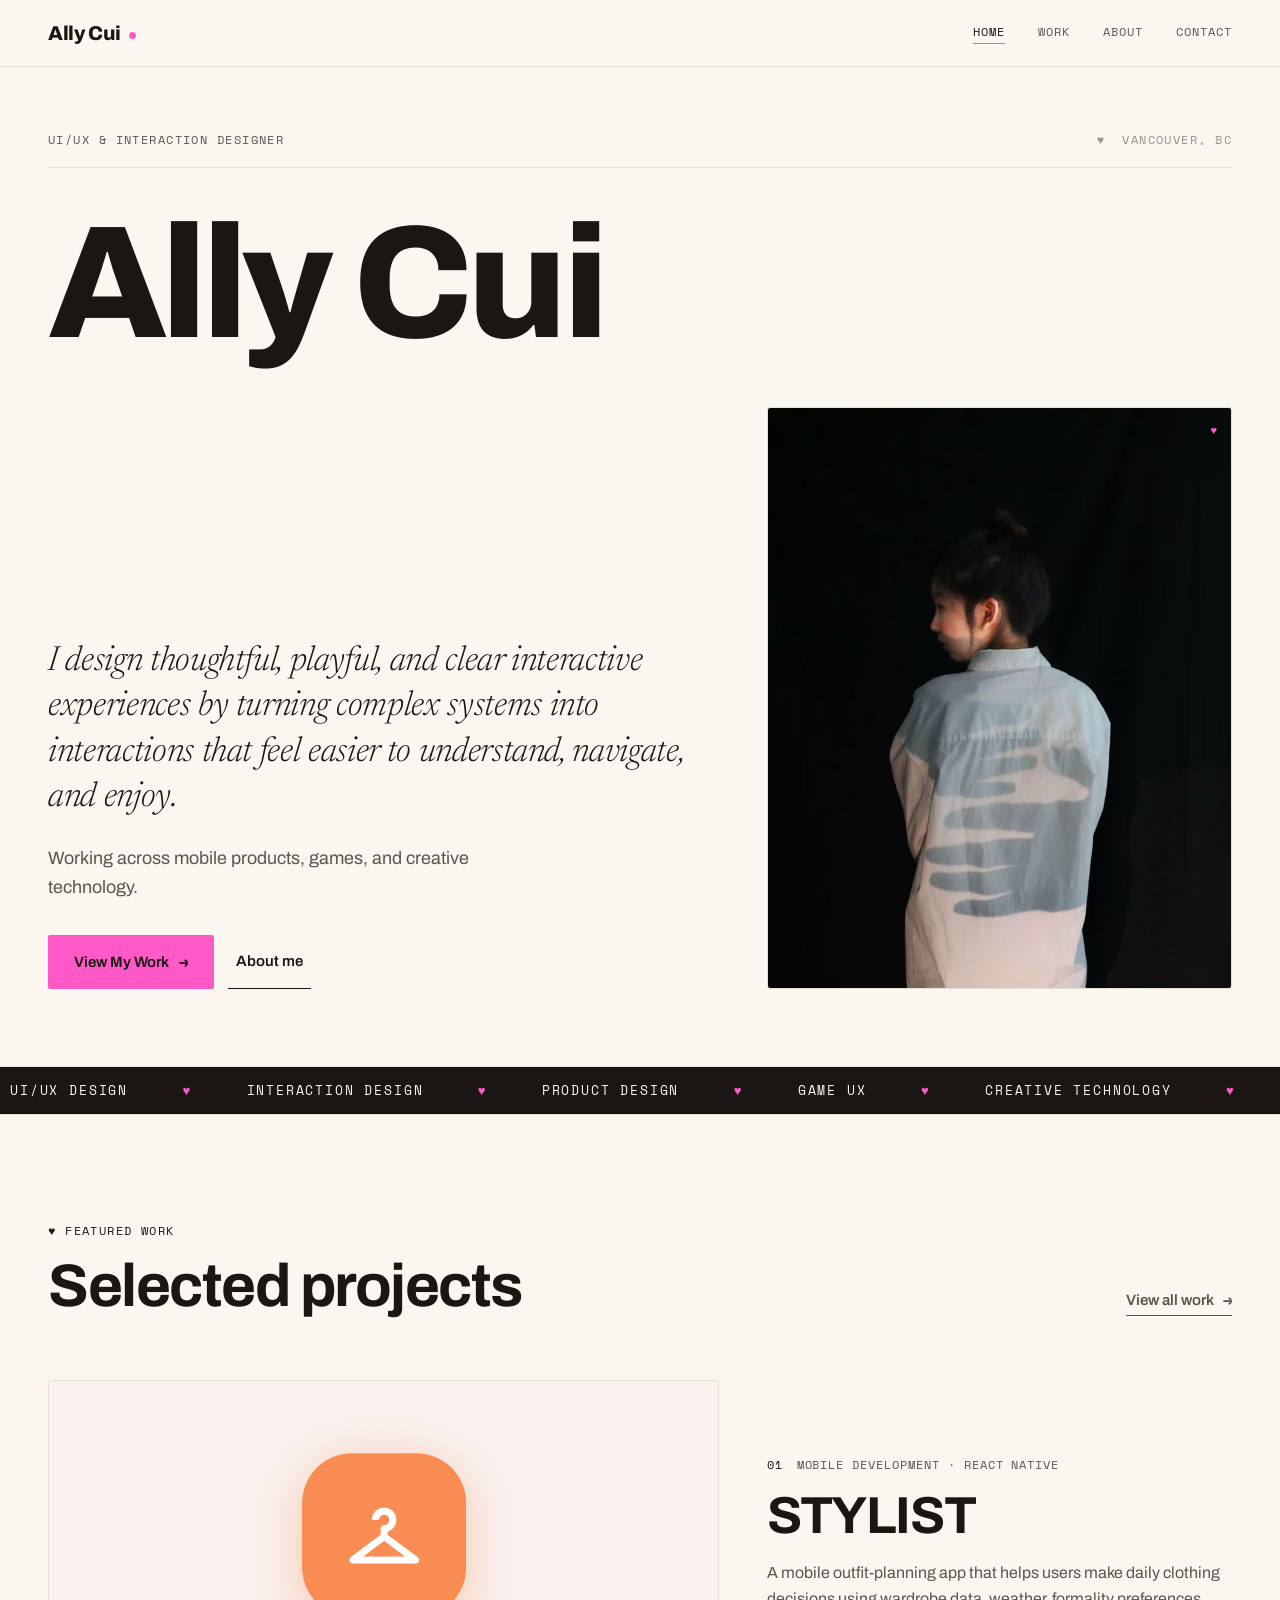
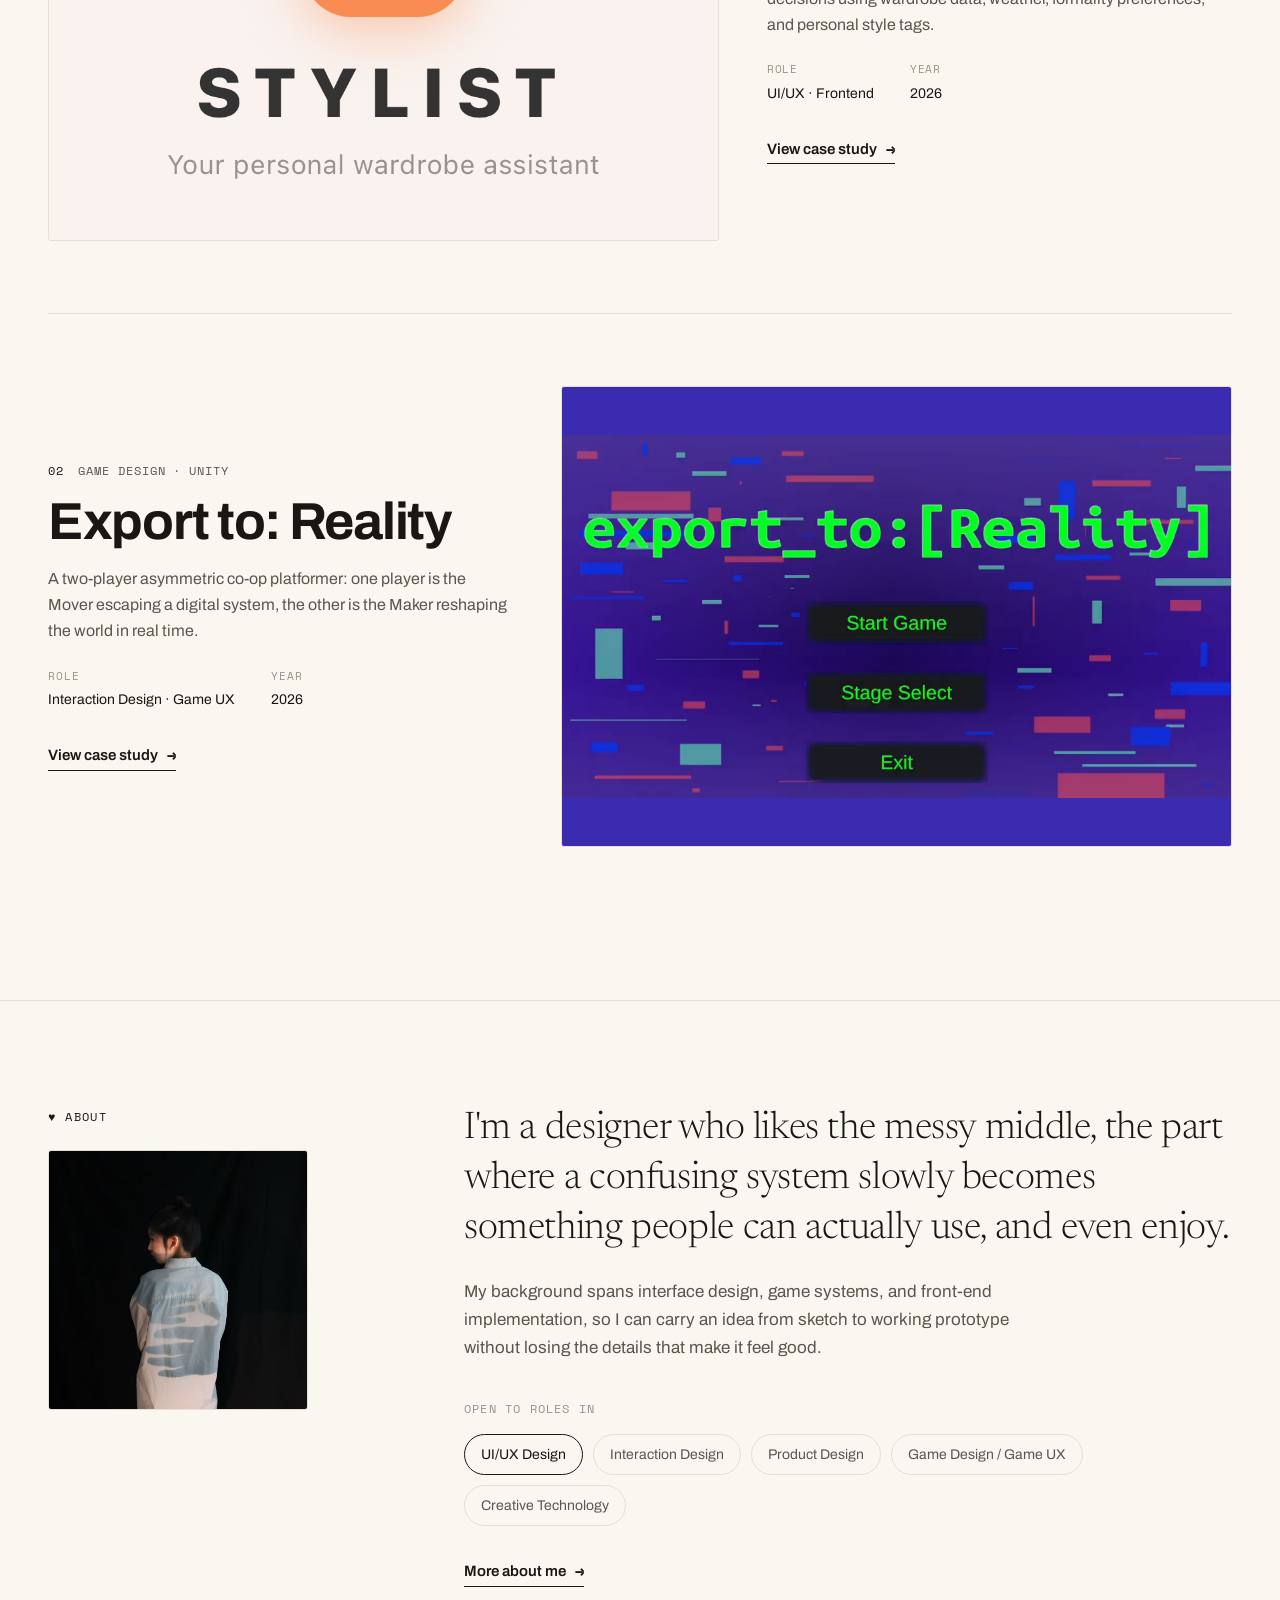
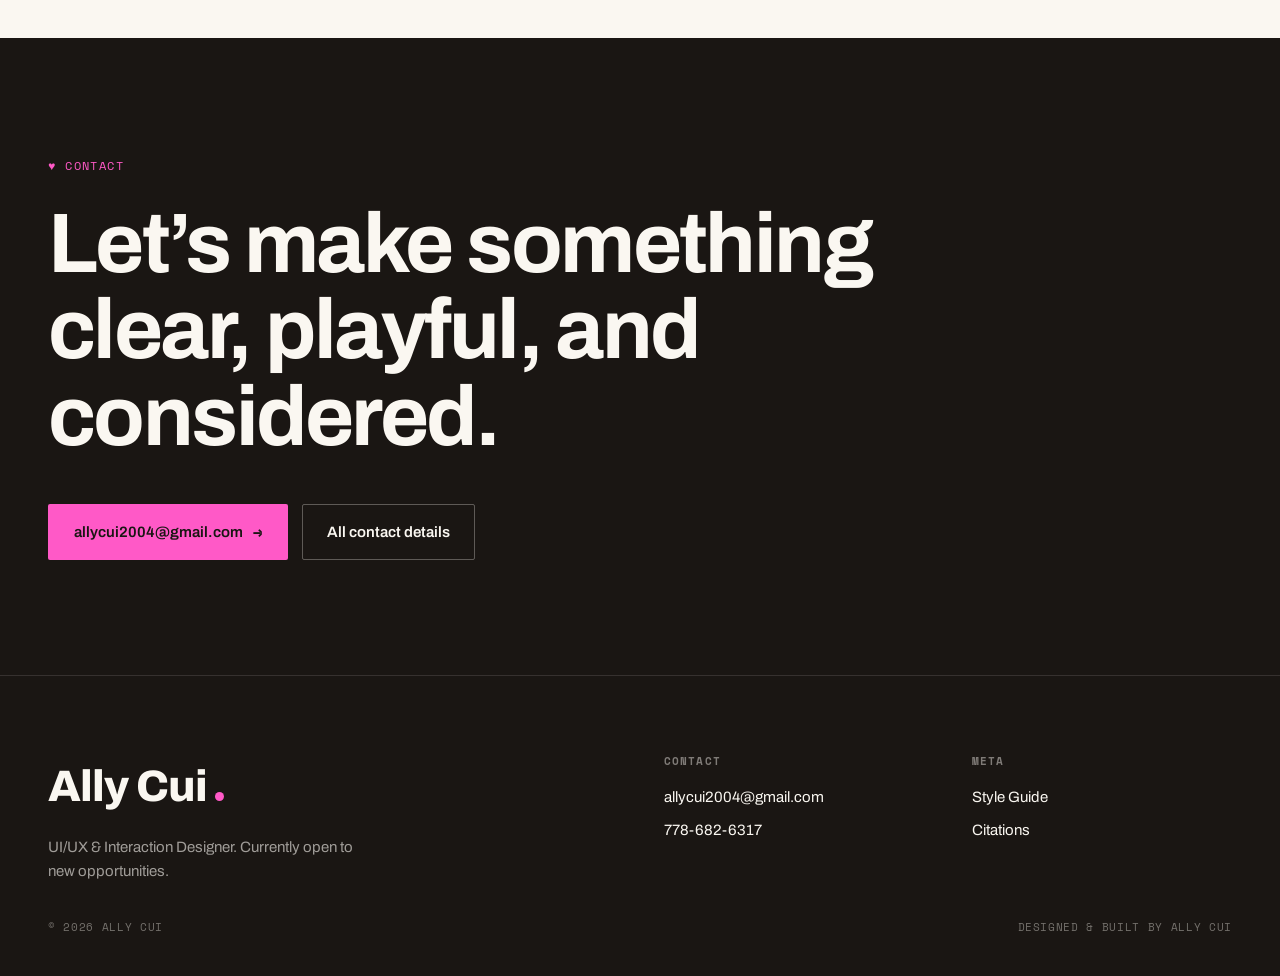
<file: index.html>
<!DOCTYPE html>
<html lang="en">
<head>
  <meta charset="utf-8">
  <meta name="viewport" content="width=device-width, initial-scale=1">
  <title>Ally Cui | UI/UX and Interaction Designer</title>
  <meta name="description" content="Ally Cui is a UI/UX and interaction designer creating thoughtful, playful, and clear interactive experiences across mobile products, games, and creative technology.">
  <link rel="preconnect" href="https://fonts.googleapis.com">
  <link rel="preconnect" href="https://fonts.gstatic.com" crossorigin>
  <link href="https://fonts.googleapis.com/css2?family=Archivo:wght@400;500;600;700;800;900&family=Newsreader:ital,opsz,wght@0,6..72,300;0,6..72,400;1,6..72,300;1,6..72,400&family=Space+Mono:wght@400;700&display=swap" rel="stylesheet">
  <link rel="stylesheet" href="css/variables.css">
  <link rel="stylesheet" href="css/base.css">
  <link rel="stylesheet" href="css/components.css">
  <link rel="stylesheet" href="css/layout.css">
  <link rel="stylesheet" href="css/pages/home.css">
  <link rel="stylesheet" href="css/responsive.css">
  <script src="js/main.js" defer></script>
</head>
<body>
  <a class="skip-link" href="#main-content">Skip to content</a>

  <div class="site-shell">
    <!-- Shared site header -->
    <header class="site-header">
      <div class="site-header__inner container">
        <a class="brand" href="index.html" aria-label="Ally Cui home">
          <span class="brand__name">Ally Cui</span>
          <span class="brand__dot" aria-hidden="true"></span>
        </a>

        <button class="nav-toggle" type="button" aria-label="Toggle navigation" aria-expanded="false" aria-controls="site-nav" data-nav-toggle>
          <span class="nav-toggle__line" aria-hidden="true"></span>
          <span class="nav-toggle__line" aria-hidden="true"></span>
        </button>

        <nav class="site-nav" id="site-nav" aria-label="Primary navigation" data-site-nav>
          <a class="site-nav__link" href="index.html" aria-current="page">Home</a>
          <a class="site-nav__link" href="work.html">Work</a>
          <a class="site-nav__link" href="about.html">About</a>
          <a class="site-nav__link" href="contact.html">Contact</a>
        </nav>
      </div>
    </header>

    <!-- Main content -->
    <main class="main-content" id="main-content">
      <!-- Hero: name, statement, and portrait -->
      <section class="home-hero container" aria-labelledby="home-title">
        <div class="section-kicker">
          <span>UI/UX &amp; Interaction Designer</span>
          <span class="soft"><span aria-hidden="true">&hearts;</span>&nbsp;&nbsp;Vancouver, BC</span>
        </div>

        <h1 class="home-hero__title" id="home-title">Ally&nbsp;Cui</h1>

        <div class="split-hero">
          <div class="split-hero__copy">
            <p class="home-hero__statement">I design thoughtful, playful, and clear interactive experiences by turning complex systems into interactions that feel easier to understand, navigate, and enjoy.</p>
            <p class="home-hero__support">Working across mobile products, games, and creative technology.</p>
            <div class="button-row home-hero__actions">
              <a class="button button--primary" href="work.html">View My Work <span class="arrow" aria-hidden="true">&rarr;</span></a>
              <a class="button button--minimal" href="about.html">About me</a>
            </div>
          </div>

          <div class="split-hero__media">
            <div class="media-frame media-frame--portrait">
              <img src="images/portrait.jpg" width="1440" height="960" alt="Ally Cui in profile against a dark backdrop, wearing a pale shirt with a soft projected shadow">
              <span class="decor-float" aria-hidden="true">&hearts;</span>
            </div>
          </div>
        </div>
      </section>

      <div
        class="marquee"
        role="group"
        aria-label="Design focus areas"
      >
        <div class="marquee__track">
          <span class="marquee__set">
            <span>UI/UX Design</span><span class="accent" aria-hidden="true">&hearts;</span><span>Interaction Design</span><span class="accent" aria-hidden="true">&hearts;</span><span>Product Design</span><span class="accent" aria-hidden="true">&hearts;</span><span>Game UX</span><span class="accent" aria-hidden="true">&hearts;</span><span>Creative Technology</span><span class="accent" aria-hidden="true">&hearts;</span>
          </span>
          <span class="marquee__set" aria-hidden="true">
            <span>UI/UX Design</span><span class="accent" aria-hidden="true">&hearts;</span><span>Interaction Design</span><span class="accent" aria-hidden="true">&hearts;</span><span>Product Design</span><span class="accent" aria-hidden="true">&hearts;</span><span>Game UX</span><span class="accent" aria-hidden="true">&hearts;</span><span>Creative Technology</span><span class="accent" aria-hidden="true">&hearts;</span>
          </span>
        </div>
      </div>

      <!-- Featured projects -->
      <section class="section home-projects container" aria-labelledby="selected-projects">
        <div class="home-section-header">
          <div>
            <span class="eyebrow"><span aria-hidden="true">&hearts;</span> Featured Work</span>
            <h2 class="home-section-heading" id="selected-projects">Selected projects</h2>
          </div>
          <a class="text-link muted" href="work.html">View all work <span class="arrow" aria-hidden="true">&rarr;</span></a>
        </div>

        <article class="project-card">
          <a class="project-card__media" href="stylist.html" aria-label="View the STYLIST case study">
            <div class="media-frame media-frame--project media-frame--stylist">
              <img src="images/stylist-brand.png" width="1170" height="723" alt="STYLIST app brand screen with the hanger logo, wordmark, and the tagline 'Your personal wardrobe assistant'" loading="lazy">
            </div>
          </a>

          <div class="project-card__body">
            <div class="project-card__meta"><span class="accent">01</span><span>Mobile Development &middot; React Native</span></div>
            <h3 class="project-card__title"><a href="stylist.html">STYLIST</a></h3>
            <p class="project-card__description">A mobile outfit-planning app that helps users make daily clothing decisions using wardrobe data, weather, formality preferences, and personal style tags.</p>
            <dl class="metadata-row">
              <div>
                <dt class="metadata-row__label">Role</dt>
                <dd>UI/UX &middot; Frontend</dd>
              </div>
              <div>
                <dt class="metadata-row__label">Year</dt>
                <dd>2026</dd>
              </div>
            </dl>
            <a class="text-link home-about__link" href="stylist.html">View case study <span class="arrow" aria-hidden="true">&rarr;</span></a>
          </div>
        </article>

        <article class="project-card project-card--reverse">
          <div class="project-card__body">
            <div class="project-card__meta"><span class="accent">02</span><span>Game Design &middot; Unity</span></div>
            <h3 class="project-card__title"><a href="export-to-reality.html">Export to: Reality</a></h3>
            <p class="project-card__description">A two-player asymmetric co-op platformer: one player is the Mover escaping a digital system, the other is the Maker reshaping the world in real time.</p>
            <dl class="metadata-row">
              <div>
                <dt class="metadata-row__label">Role</dt>
                <dd>Interaction Design &middot; Game UX</dd>
              </div>
              <div>
                <dt class="metadata-row__label">Year</dt>
                <dd>2026</dd>
              </div>
            </dl>
            <a class="text-link home-about__link" href="export-to-reality.html">View case study <span class="arrow" aria-hidden="true">&rarr;</span></a>
          </div>

          <a class="project-card__media" href="export-to-reality.html" aria-label="View the Export to: Reality case study">
            <div class="media-frame media-frame--project media-frame--game">
              <img src="images/etr-title.png" width="3838" height="2083" alt="Export to: Reality title screen, a glitchy green wordmark over a purple datamosh background with Start Game, Stage Select, and Exit menu options" loading="lazy">
            </div>
          </a>
        </article>
      </section>

      <!-- About preview -->
      <section class="section section--bordered home-about" aria-labelledby="about-preview">
        <div class="container two-column-copy">
          <div class="two-column-copy__aside">
            <span class="eyebrow"><span aria-hidden="true">&hearts;</span> About</span>
            <div class="media-frame media-frame--square home-about__portrait">
              <img src="images/portrait.jpg" width="1440" height="960" alt="Ally Cui in profile against a dark backdrop" loading="lazy">
            </div>
          </div>

          <div class="two-column-copy__main">
            <h2 class="home-about__lead" id="about-preview">I'm a designer who likes the messy middle, the part where a confusing system slowly becomes something people can actually use, and even enjoy.</h2>
            <p class="home-about__body">My background spans interface design, game systems, and front-end implementation, so I can carry an idea from sketch to working prototype without losing the details that make it feel good.</p>

            <div class="tag-group">
              <div class="tag-group__label">Open to roles in</div>
              <div
                class="tag-list"
                role="group"
                aria-label="Professional interests"
              >
                <span class="tag tag--active">UI/UX Design</span>
                <span class="tag">Interaction Design</span>
                <span class="tag">Product Design</span>
                <span class="tag">Game Design / Game UX</span>
                <span class="tag">Creative Technology</span>
              </div>
            </div>

            <a class="text-link home-about__link" href="about.html">More about me <span class="arrow" aria-hidden="true">&rarr;</span></a>
          </div>
        </div>
      </section>

      <!-- Contact call-to-action -->
      <section class="section--dark home-contact" aria-labelledby="contact-preview">
        <div class="container">
          <span class="eyebrow"><span aria-hidden="true">&hearts;</span> Contact</span>
          <h2 class="home-contact__heading" id="contact-preview">Let&rsquo;s make something<br>clear, playful, and<br>considered.</h2>
          <div class="button-row home-contact__actions">
            <a class="button button--primary button--dark-inverse" href="mailto:allycui2004@gmail.com">allycui2004@gmail.com <span class="arrow" aria-hidden="true">&rarr;</span></a>
            <a class="button button--outline-dark" href="contact.html">All contact details</a>
          </div>
        </div>
      </section>
    </main>

    <!-- Shared footer -->
    <footer class="site-footer">
      <div class="container site-footer__grid">
        <div class="site-footer__intro">
          <div class="site-footer__brand">
            <span class="site-footer__brand-name">Ally Cui</span>
            <span class="site-footer__dot" aria-hidden="true"></span>
          </div>
          <p class="site-footer__description">UI/UX &amp; Interaction Designer. Currently open to new opportunities.</p>
        </div>

        <div class="site-footer__column">
          <h2 class="site-footer__heading">Contact</h2>
          <div class="site-footer__links">
            <a href="mailto:allycui2004@gmail.com">allycui2004@gmail.com</a>
            <a href="tel:+17786826317">778-682-6317</a>
          </div>
        </div>

        <nav class="site-footer__column site-footer__column--wide" aria-label="Portfolio meta pages">
          <h2 class="site-footer__heading">Meta</h2>
          <div class="site-footer__links">
            <a href="style-guide.html">Style Guide</a>
            <a href="citations.html">Citations</a>
          </div>
        </nav>
      </div>

      <div class="container site-footer__bottom">
        <span>&copy; 2026 Ally Cui</span>
        <span>Designed &amp; built by Ally Cui</span>
      </div>
    </footer>
  </div>
</body>
</html>
</file>
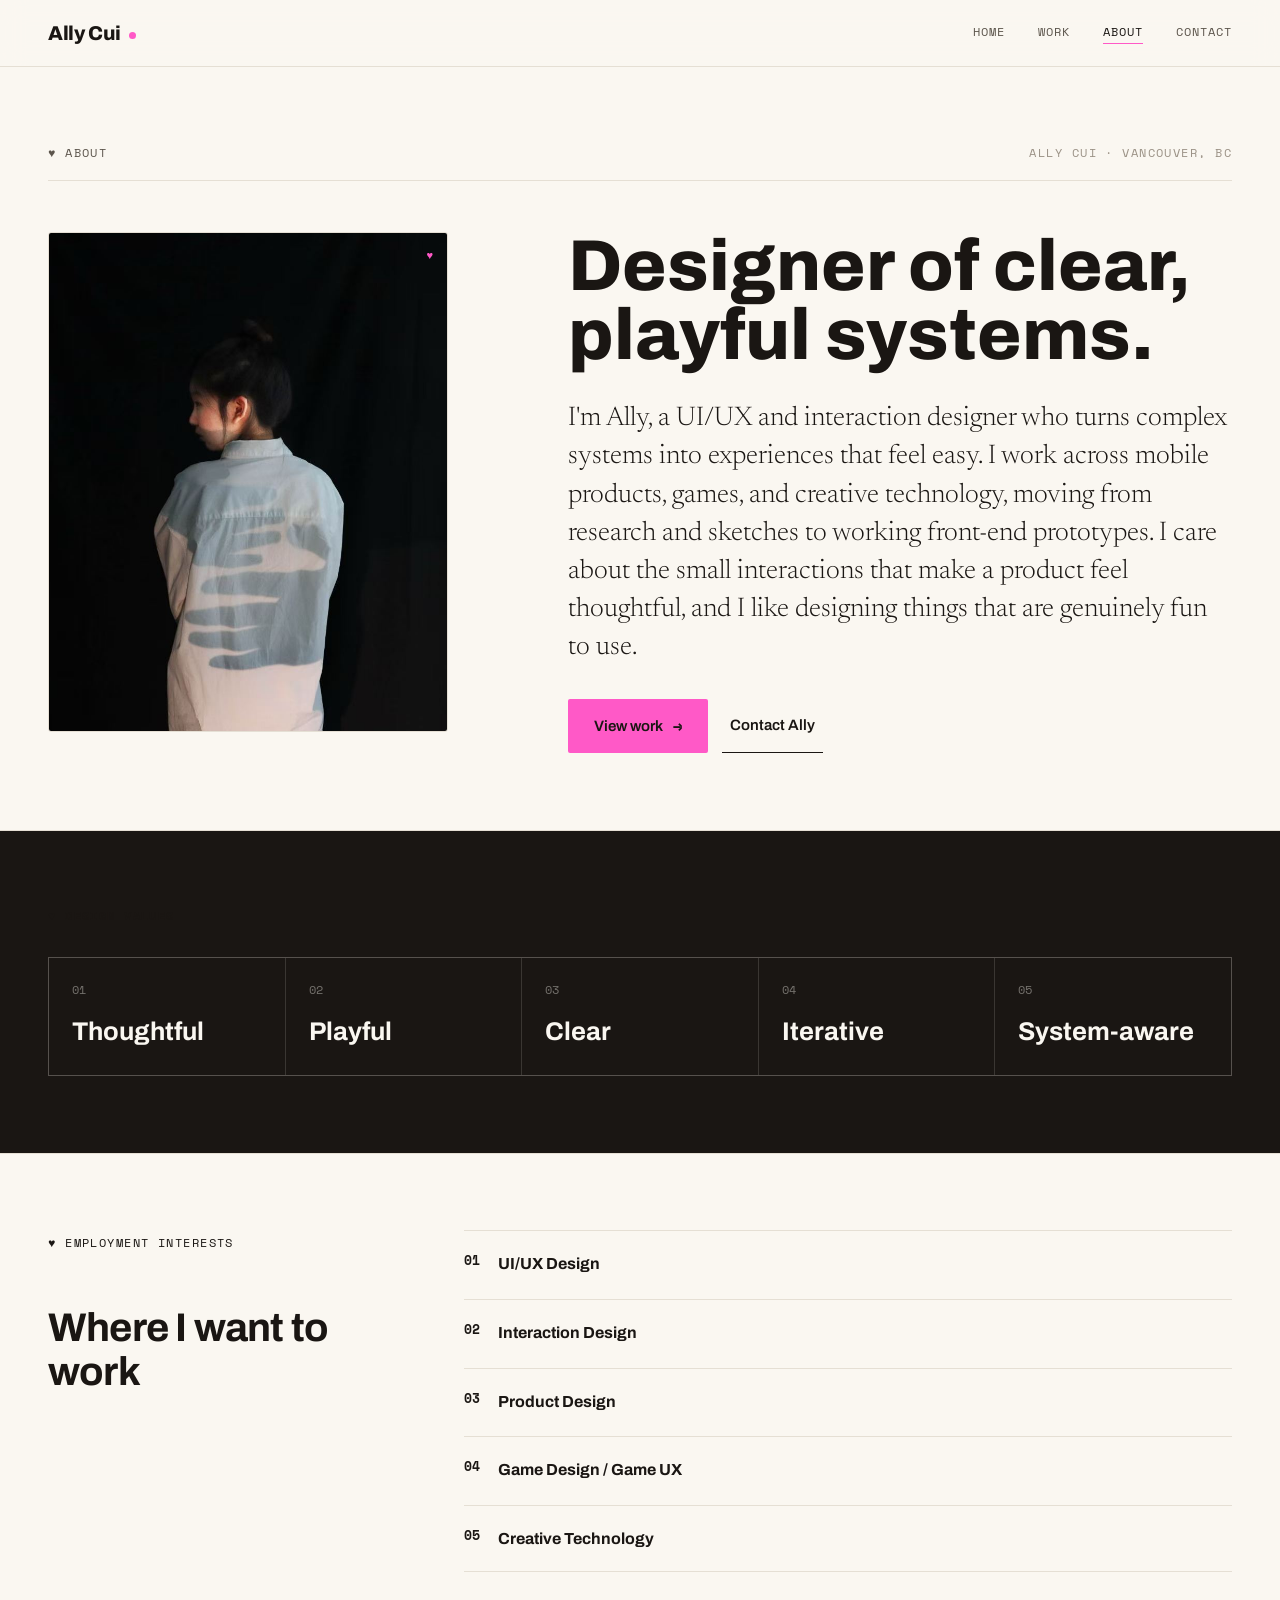
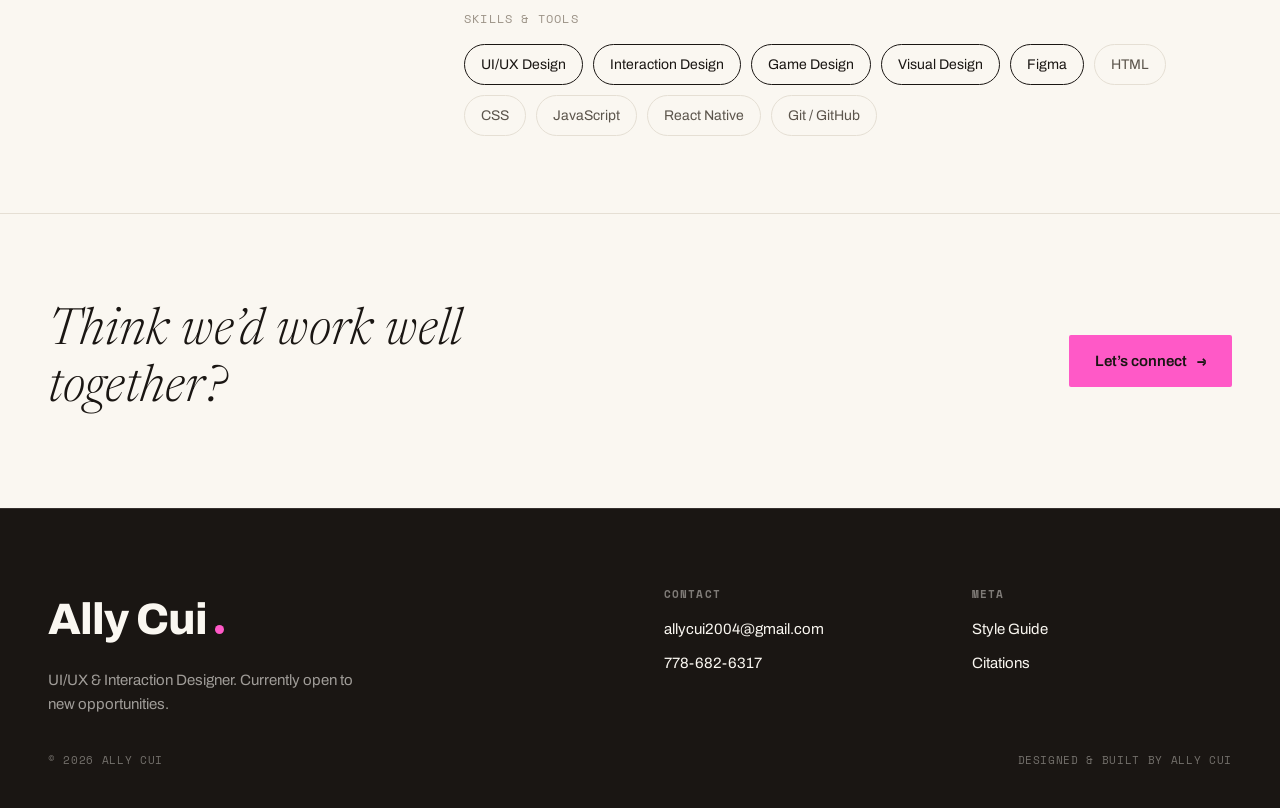
<file: about.html>
<!DOCTYPE html>
<html lang="en">
<head>
  <meta charset="utf-8">
  <meta name="viewport" content="width=device-width, initial-scale=1">
  <title>About | Ally Cui</title>
  <meta name="description" content="Learn about Ally Cui, a UI/UX and interaction designer focused on clear, playful systems across mobile products, games, and creative technology.">
  <link rel="preconnect" href="https://fonts.googleapis.com">
  <link rel="preconnect" href="https://fonts.gstatic.com" crossorigin>
  <link href="https://fonts.googleapis.com/css2?family=Archivo:wght@400;500;600;700;800;900&family=Newsreader:ital,opsz,wght@0,6..72,300;0,6..72,400;1,6..72,300;1,6..72,400&family=Space+Mono:wght@400;700&display=swap" rel="stylesheet">
  <link rel="stylesheet" href="css/variables.css">
  <link rel="stylesheet" href="css/base.css">
  <link rel="stylesheet" href="css/components.css">
  <link rel="stylesheet" href="css/layout.css">
  <link rel="stylesheet" href="css/pages/about.css">
  <link rel="stylesheet" href="css/responsive.css">
  <script src="js/main.js" defer></script>
</head>
<body>
  <a class="skip-link" href="#main-content">Skip to content</a>
  <div class="site-shell">
    <!-- Shared site header -->
    <header class="site-header">
      <div class="site-header__inner container">
        <a class="brand" href="index.html" aria-label="Ally Cui home"><span class="brand__name">Ally Cui</span><span class="brand__dot" aria-hidden="true"></span></a>
        <button class="nav-toggle" type="button" aria-label="Toggle navigation" aria-expanded="false" aria-controls="site-nav" data-nav-toggle><span class="nav-toggle__line" aria-hidden="true"></span><span class="nav-toggle__line" aria-hidden="true"></span></button>
        <nav class="site-nav" id="site-nav" aria-label="Primary navigation" data-site-nav><a class="site-nav__link" href="index.html">Home</a><a class="site-nav__link" href="work.html">Work</a><a class="site-nav__link" href="about.html" aria-current="page">About</a><a class="site-nav__link" href="contact.html">Contact</a></nav>
      </div>
    </header>

    <!-- Main content -->
    <main class="main-content" id="main-content">
      <!-- About hero with portrait and intro -->
      <section class="about-hero container" aria-labelledby="about-title">
        <div class="section-kicker"><span><span aria-hidden="true">&hearts;</span> About</span><span class="soft">Ally Cui &middot; Vancouver, BC</span></div>
        <div class="about-hero__grid">
          <aside class="about-hero__media">
            <div class="media-frame media-frame--portrait">
              <img src="images/portrait.jpg" width="1440" height="960" alt="Ally Cui in profile against a dark backdrop, wearing a pale shirt with a soft projected shadow">
              <span class="decor-float" aria-hidden="true">&hearts;</span>
            </div>
          </aside>
          <div class="about-hero__content">
            <h1 class="about-hero__title" id="about-title">Designer of clear, playful systems.</h1>
            <p class="about-hero__lead">I'm Ally, a UI/UX and interaction designer who turns complex systems into experiences that feel easy. I work across mobile products, games, and creative technology, moving from research and sketches to working front-end prototypes. I care about the small interactions that make a product feel thoughtful, and I like designing things that are genuinely fun to use.</p>
            <div class="button-row about-hero__actions">
              <a class="button button--primary" href="work.html">View work <span class="arrow" aria-hidden="true">&rarr;</span></a>
              <a class="button button--minimal" href="contact.html">Contact Ally</a>
            </div>
          </div>
        </div>
      </section>

      <!-- Design values -->
      <section class="about-values" aria-labelledby="values-title">
        <div class="container">
          <h2 class="eyebrow" id="values-title"><span aria-hidden="true">&hearts;</span> DESIGN VALUES</h2>
          <div class="about-values__grid">
            <div class="about-values__item"><p class="about-values__number">01</p><p class="about-values__label">Thoughtful</p></div>
            <div class="about-values__item"><p class="about-values__number">02</p><p class="about-values__label">Playful</p></div>
            <div class="about-values__item"><p class="about-values__number">03</p><p class="about-values__label">Clear</p></div>
            <div class="about-values__item"><p class="about-values__number">04</p><p class="about-values__label">Iterative</p></div>
            <div class="about-values__item"><p class="about-values__number">05</p><p class="about-values__label">System-aware</p></div>
          </div>
        </div>
      </section>

      <!-- Employment interests and skills -->
      <section class="case-section" aria-labelledby="interests-title">
        <div class="container two-column-copy">
          <div class="two-column-copy__aside">
            <span class="eyebrow"><span aria-hidden="true">&hearts;</span> Employment Interests</span>
            <h2 class="section-heading spaced-block" id="interests-title">Where I want to work</h2>
          </div>
          <div class="two-column-copy__main">
            <div class="callout-list">
              <div class="callout-list__item"><span class="callout-list__marker">01</span><p class="callout-list__text"><strong>UI/UX Design</strong></p></div>
              <div class="callout-list__item"><span class="callout-list__marker">02</span><p class="callout-list__text"><strong>Interaction Design</strong></p></div>
              <div class="callout-list__item"><span class="callout-list__marker">03</span><p class="callout-list__text"><strong>Product Design</strong></p></div>
              <div class="callout-list__item"><span class="callout-list__marker">04</span><p class="callout-list__text"><strong>Game Design / Game UX</strong></p></div>
              <div class="callout-list__item"><span class="callout-list__marker">05</span><p class="callout-list__text"><strong>Creative Technology</strong></p></div>
            </div>

            <div class="tag-group">
              <div class="tag-group__label">Skills &amp; Tools</div>
              <div
                class="tag-list"
                role="group"
                aria-label="Design skills and tools"
              >
                <span class="tag tag--active">UI/UX Design</span>
                <span class="tag tag--active">Interaction Design</span>
                <span class="tag tag--active">Game Design</span>
                <span class="tag tag--active">Visual Design</span>
                <span class="tag tag--active">Figma</span>
                <span class="tag">HTML</span>
                <span class="tag">CSS</span>
                <span class="tag">JavaScript</span>
                <span class="tag">React Native</span>
                <span class="tag">Git / GitHub</span>
              </div>
            </div>
          </div>
        </div>
      </section>

      <!-- Contact call-to-action -->
      <section class="about-cta">
        <div class="container about-cta__inner">
          <h2 class="about-cta__heading">Think we&rsquo;d work well together?</h2>
          <a class="button button--primary" href="contact.html">Let&rsquo;s connect <span class="arrow" aria-hidden="true">&rarr;</span></a>
        </div>
      </section>
    </main>

    <!-- Shared footer -->
    <footer class="site-footer">
      <div class="container site-footer__grid">
        <div class="site-footer__intro"><div class="site-footer__brand"><span class="site-footer__brand-name">Ally Cui</span><span class="site-footer__dot" aria-hidden="true"></span></div><p class="site-footer__description">UI/UX &amp; Interaction Designer. Currently open to new opportunities.</p></div>
        <div class="site-footer__column"><h2 class="site-footer__heading">Contact</h2><div class="site-footer__links"><a href="mailto:allycui2004@gmail.com">allycui2004@gmail.com</a><a href="tel:+17786826317">778-682-6317</a></div></div>
        <nav class="site-footer__column site-footer__column--wide" aria-label="Portfolio meta pages"><h2 class="site-footer__heading">Meta</h2><div class="site-footer__links"><a href="style-guide.html">Style Guide</a><a href="citations.html">Citations</a></div></nav>
      </div>
      <div class="container site-footer__bottom"><span>&copy; 2026 Ally Cui</span><span>Designed &amp; built by Ally Cui</span></div>
    </footer>
  </div>
</body>
</html>
</file>
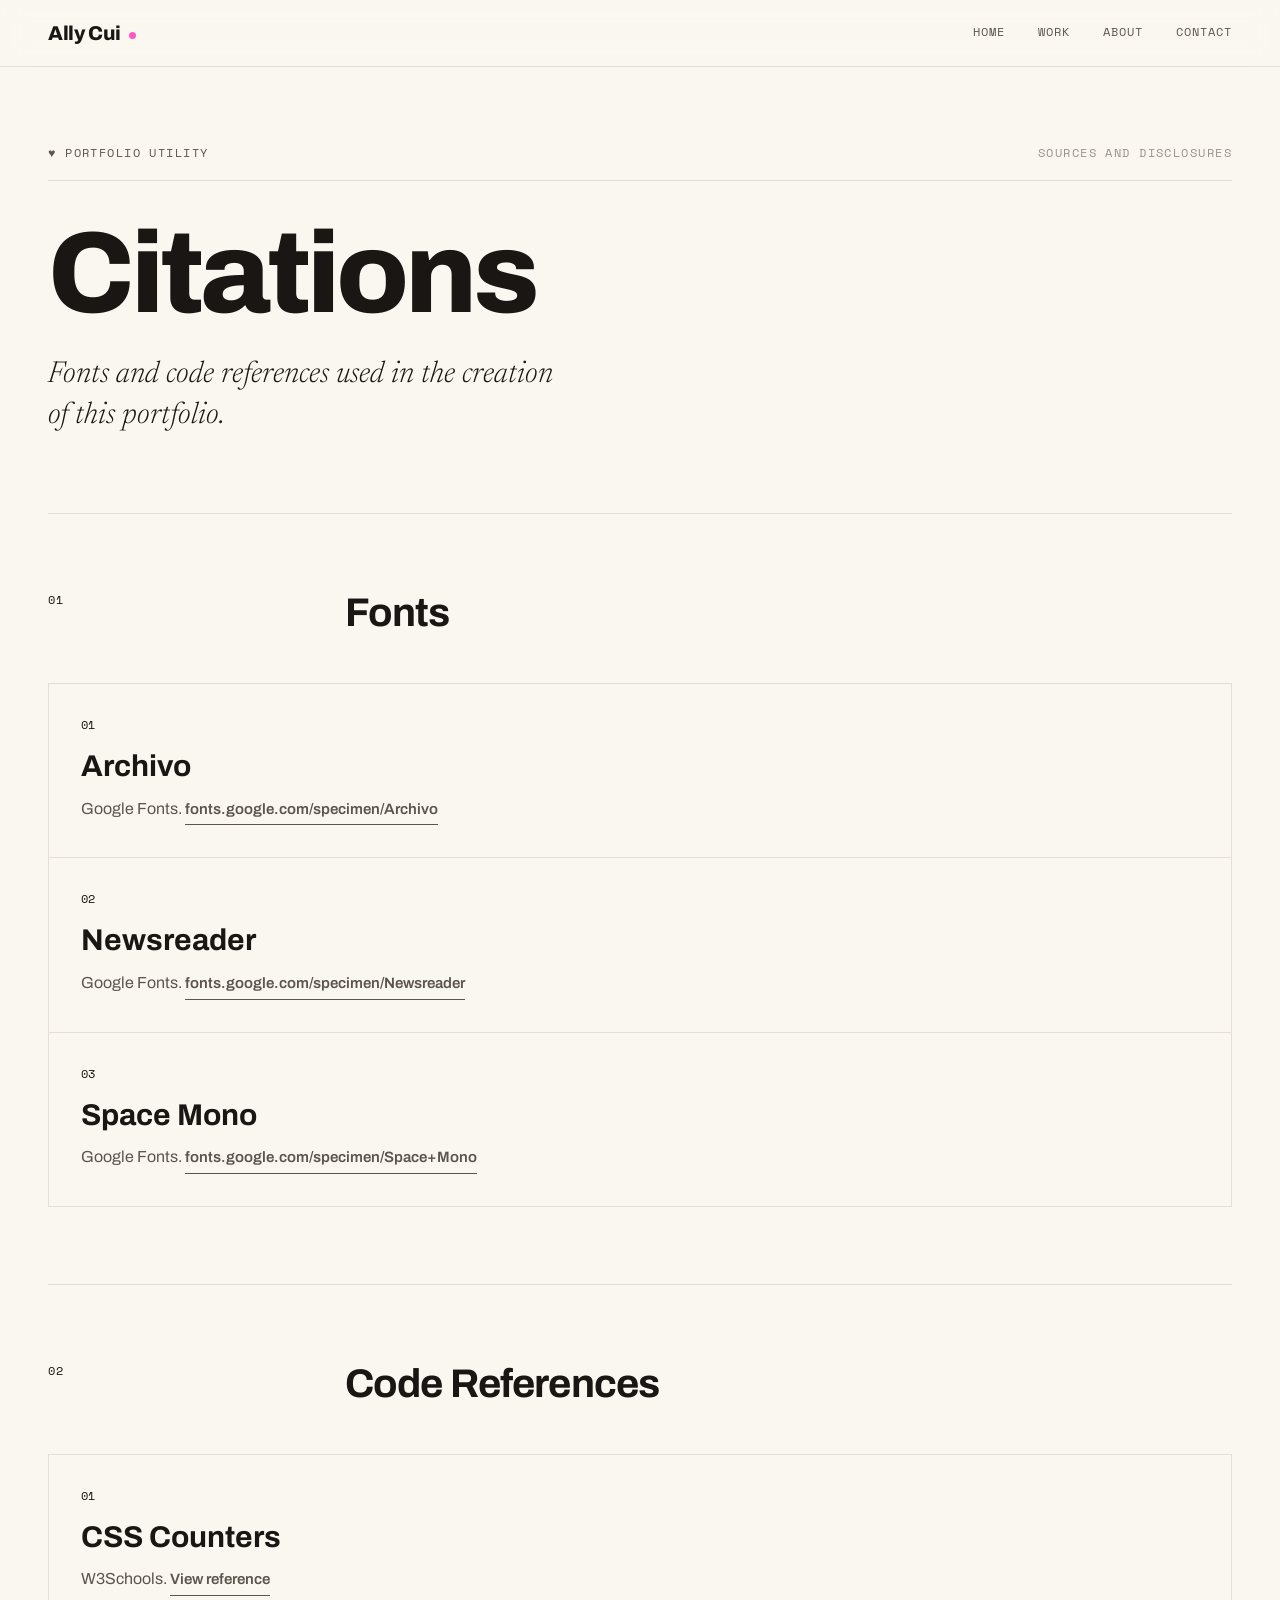
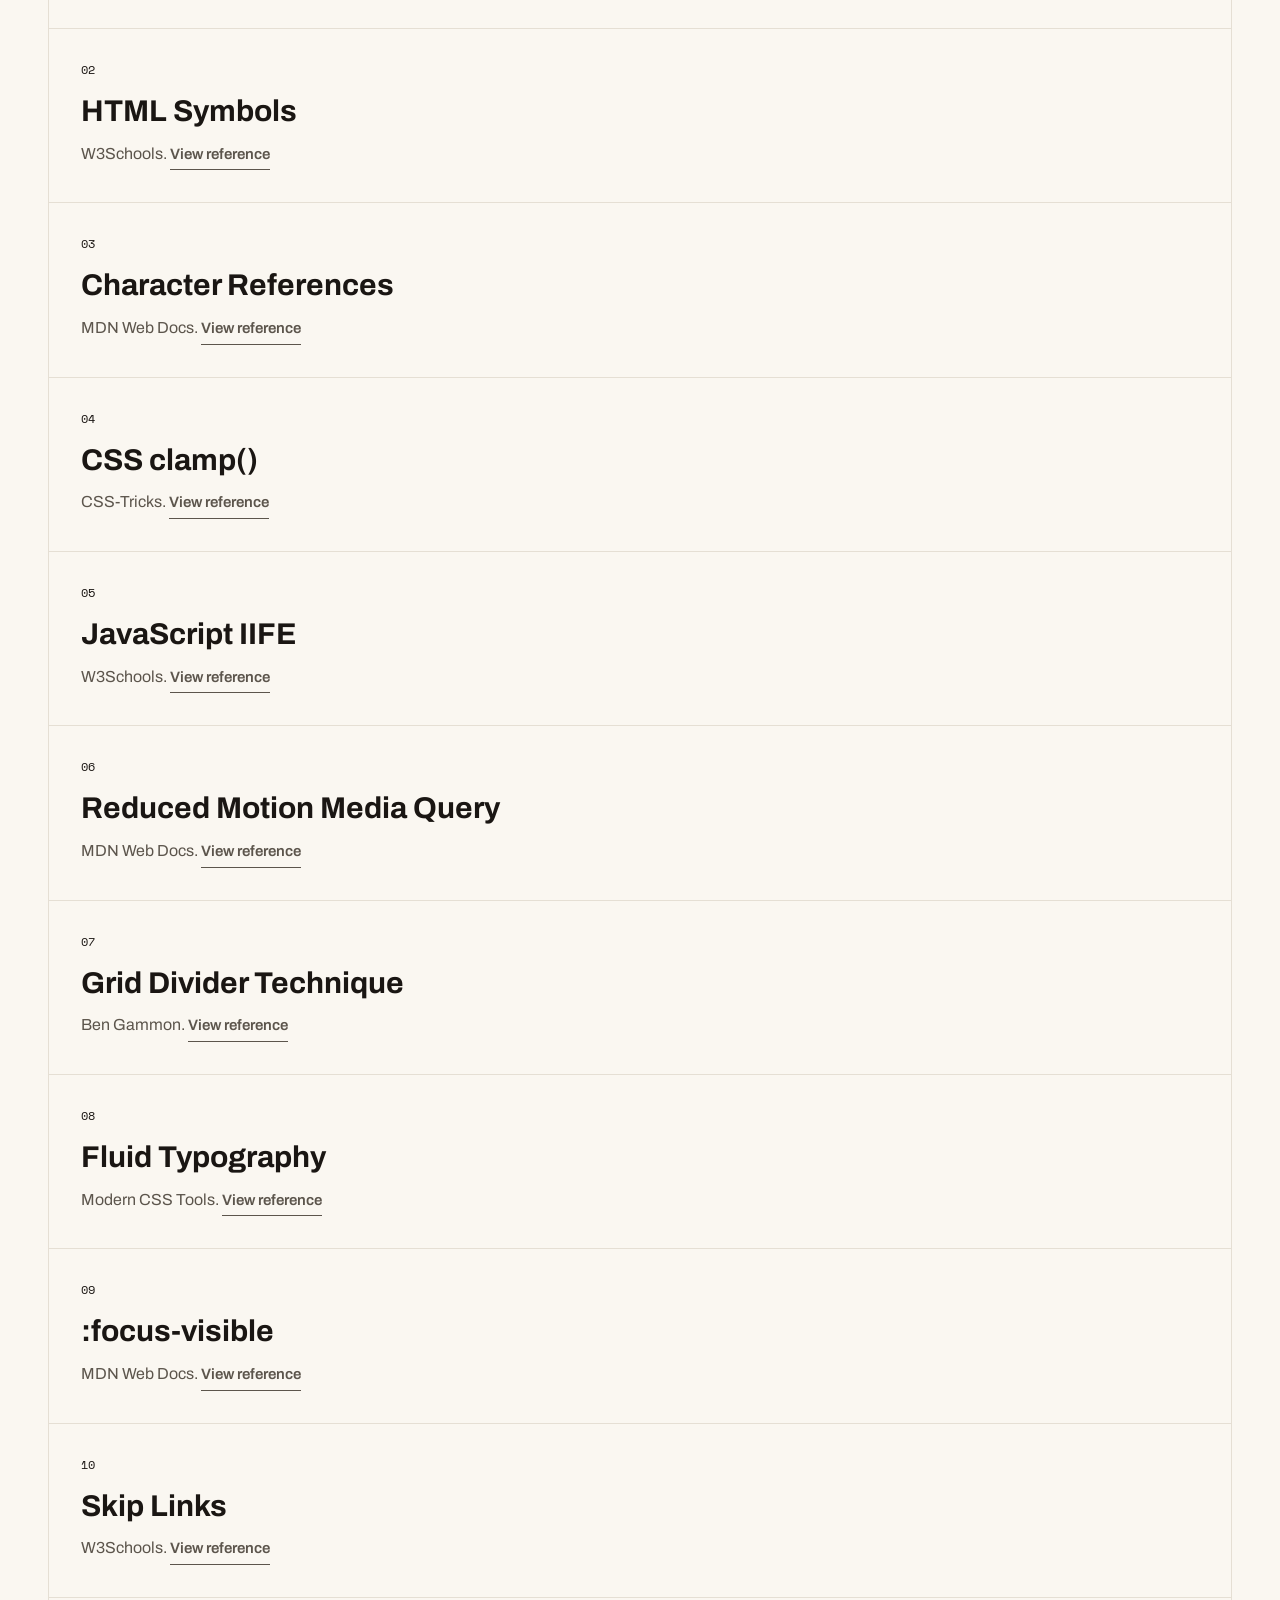
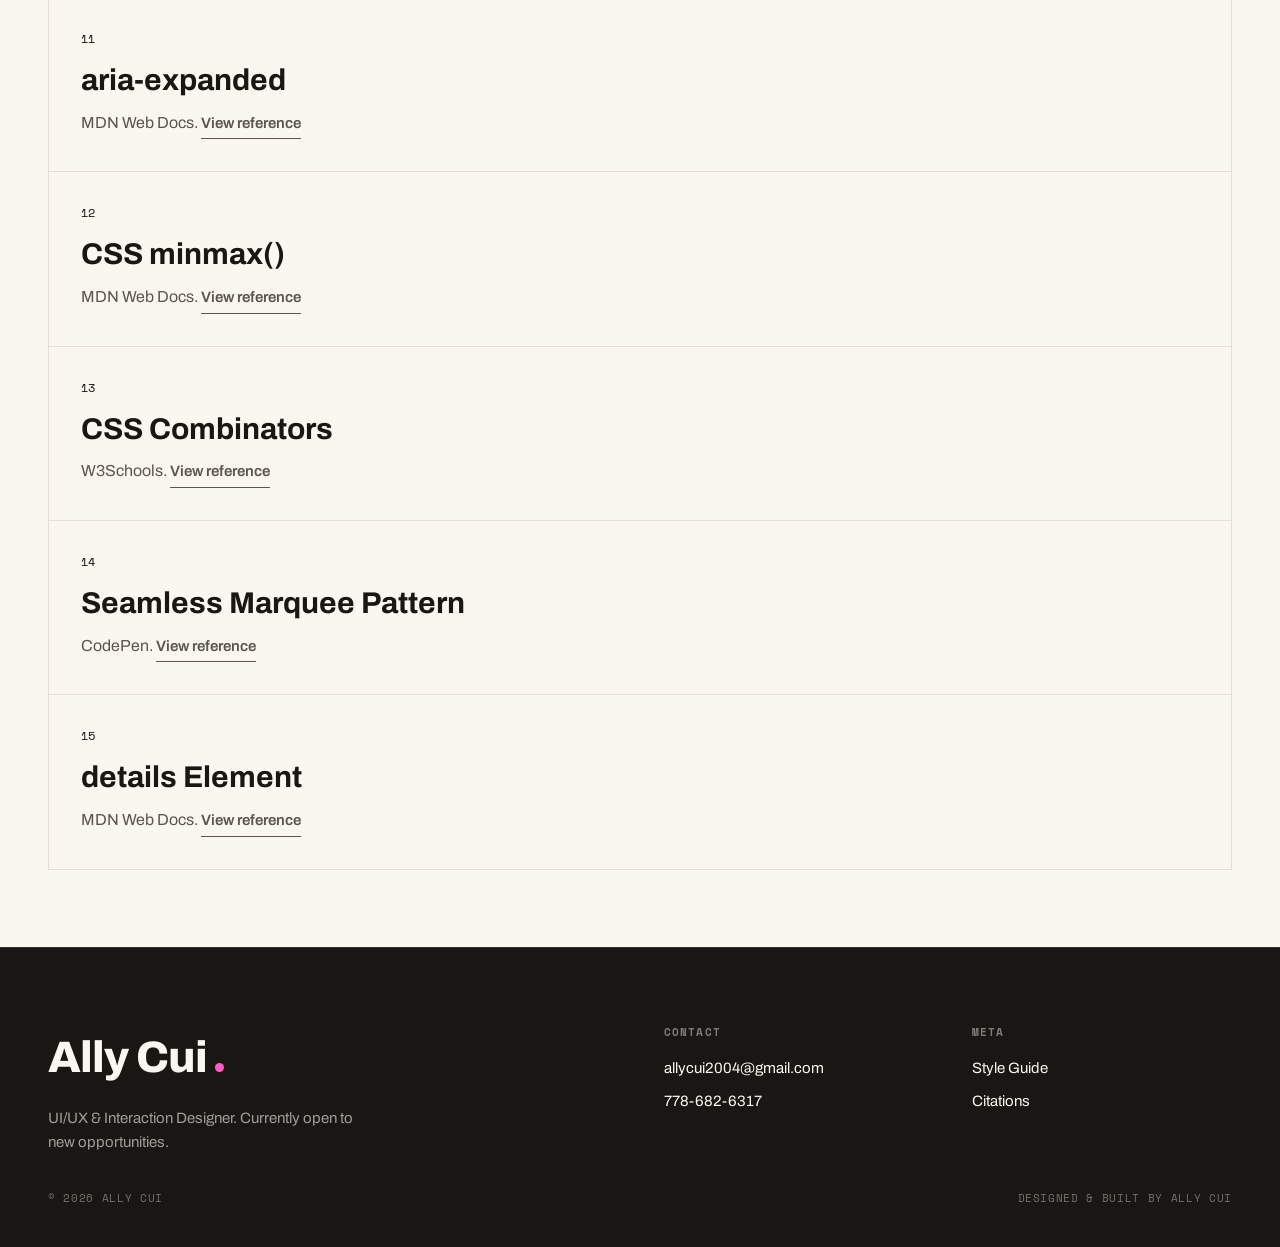
<file: citations.html>
<!DOCTYPE html>
<html lang="en">
<head>
  <meta charset="utf-8">
  <meta name="viewport" content="width=device-width, initial-scale=1">
  <title>Citations | Ally Cui</title>
  <meta name="description" content="Fonts and code references used in the creation of Ally Cui's portfolio.">
  <link rel="preconnect" href="https://fonts.googleapis.com">
  <link rel="preconnect" href="https://fonts.gstatic.com" crossorigin>
  <link href="https://fonts.googleapis.com/css2?family=Archivo:wght@400;500;600;700;800;900&family=Newsreader:ital,opsz,wght@0,6..72,300;0,6..72,400;1,6..72,300;1,6..72,400&family=Space+Mono:wght@400;700&display=swap" rel="stylesheet">
  <link rel="stylesheet" href="css/variables.css">
  <link rel="stylesheet" href="css/base.css">
  <link rel="stylesheet" href="css/components.css">
  <link rel="stylesheet" href="css/layout.css">
  <link rel="stylesheet" href="css/pages/citations.css">
  <link rel="stylesheet" href="css/responsive.css">
  <script src="js/main.js" defer></script>
</head>
<body>
  <a class="skip-link" href="#main-content">Skip to content</a>

  <div class="site-shell">
    <!-- Shared site header -->
    <header class="site-header">
      <div class="site-header__inner container">
        <a class="brand" href="index.html" aria-label="Ally Cui home">
          <span class="brand__name">Ally Cui</span>
          <span class="brand__dot" aria-hidden="true"></span>
        </a>

        <button class="nav-toggle" type="button" aria-label="Toggle navigation" aria-expanded="false" aria-controls="site-nav" data-nav-toggle>
          <span class="nav-toggle__line" aria-hidden="true"></span>
          <span class="nav-toggle__line" aria-hidden="true"></span>
        </button>

        <nav class="site-nav" id="site-nav" aria-label="Primary navigation" data-site-nav>
          <a class="site-nav__link" href="index.html">Home</a>
          <a class="site-nav__link" href="work.html">Work</a>
          <a class="site-nav__link" href="about.html">About</a>
          <a class="site-nav__link" href="contact.html">Contact</a>
        </nav>
      </div>
    </header>

    <!-- Main content -->
    <main class="main-content" id="main-content">
      <!-- Citations hero -->
      <section class="citation-hero container" aria-labelledby="citations-title">
        <div class="section-kicker">
          <span><span aria-hidden="true">&hearts;</span> Portfolio Utility</span>
          <span class="soft">Sources and disclosures</span>
        </div>
        <h1 class="page-title page-title--work" id="citations-title">Citations</h1>
        <p class="page-lead page-lead--work">Fonts and code references used in the creation of this portfolio.</p>
      </section>

      <section class="citation-section container" aria-labelledby="fonts-title">
        <div class="citation-section__header">
          <span class="eyebrow">01</span>
          <h2 class="section-heading" id="fonts-title">Fonts</h2>
        </div>
        <ol class="citation-list">
          <li class="citation-item">
            <h3>Archivo</h3>
            <p>Google Fonts. <a class="text-link" href="https://fonts.google.com/specimen/Archivo" target="_blank" rel="noopener noreferrer">fonts.google.com/specimen/Archivo</a></p>
          </li>
          <li class="citation-item">
            <h3>Newsreader</h3>
            <p>Google Fonts. <a class="text-link" href="https://fonts.google.com/specimen/Newsreader" target="_blank" rel="noopener noreferrer">fonts.google.com/specimen/Newsreader</a></p>
          </li>
          <li class="citation-item">
            <h3>Space Mono</h3>
            <p>Google Fonts. <a class="text-link" href="https://fonts.google.com/specimen/Space+Mono" target="_blank" rel="noopener noreferrer">fonts.google.com/specimen/Space+Mono</a></p>
          </li>
        </ol>
      </section>

      <section class="citation-section container" aria-labelledby="code-refs-title">
        <div class="citation-section__header">
          <span class="eyebrow">02</span>
          <h2 class="section-heading" id="code-refs-title">Code References</h2>
        </div>
        <ol class="citation-list">
          <li class="citation-item">
            <h3>CSS Counters</h3>
            <p>W3Schools. <a class="text-link" href="https://www.w3schools.com/CSS/css_counters.asp" target="_blank" rel="noopener noreferrer">View reference</a></p>
          </li>
          <li class="citation-item">
            <h3>HTML Symbols</h3>
            <p>W3Schools. <a class="text-link" href="https://www.w3schools.com/html/html_symbols.asp" target="_blank" rel="noopener noreferrer">View reference</a></p>
          </li>
          <li class="citation-item">
            <h3>Character References</h3>
            <p>MDN Web Docs. <a class="text-link" href="https://developer.mozilla.org/en-US/docs/Glossary/Character_reference" target="_blank" rel="noopener noreferrer">View reference</a></p>
          </li>
          <li class="citation-item">
            <h3>CSS clamp()</h3>
            <p>CSS-Tricks. <a class="text-link" href="https://css-tricks.com/almanac/functions/c/clamp/" target="_blank" rel="noopener noreferrer">View reference</a></p>
          </li>
          <li class="citation-item">
            <h3>JavaScript IIFE</h3>
            <p>W3Schools. <a class="text-link" href="https://www.w3schools.com/js/js_function_iife.asp" target="_blank" rel="noopener noreferrer">View reference</a></p>
          </li>
          <li class="citation-item">
            <h3>Reduced Motion Media Query</h3>
            <p>MDN Web Docs. <a class="text-link" href="https://developer.mozilla.org/en-US/docs/Web/CSS/Reference/At-rules/@media/prefers-reduced-motion" target="_blank" rel="noopener noreferrer">View reference</a></p>
          </li>
          <li class="citation-item">
            <h3>Grid Divider Technique</h3>
            <p>Ben Gammon. <a class="text-link" href="https://bengammon.co.uk/colouring-css-grid-lines/" target="_blank" rel="noopener noreferrer">View reference</a></p>
          </li>
          <li class="citation-item">
            <h3>Fluid Typography</h3>
            <p>Modern CSS Tools. <a class="text-link" href="https://moderncsstools.com/guides/fluid-typography/" target="_blank" rel="noopener noreferrer">View reference</a></p>
          </li>
          <li class="citation-item">
            <h3>:focus-visible</h3>
            <p>MDN Web Docs. <a class="text-link" href="https://developer.mozilla.org/en-US/docs/Web/CSS/Reference/Selectors/:focus-visible" target="_blank" rel="noopener noreferrer">View reference</a></p>
          </li>
          <li class="citation-item">
            <h3>Skip Links</h3>
            <p>W3Schools. <a class="text-link" href="https://www.w3schools.com/accessibility/accessibility_skip_links.php" target="_blank" rel="noopener noreferrer">View reference</a></p>
          </li>
          <li class="citation-item">
            <h3>aria-expanded</h3>
            <p>MDN Web Docs. <a class="text-link" href="https://developer.mozilla.org/en-US/docs/Web/Accessibility/ARIA/Reference/Attributes/aria-expanded" target="_blank" rel="noopener noreferrer">View reference</a></p>
          </li>
          <li class="citation-item">
            <h3>CSS minmax()</h3>
            <p>MDN Web Docs. <a class="text-link" href="https://developer.mozilla.org/en-US/docs/Web/CSS/Reference/Values/minmax" target="_blank" rel="noopener noreferrer">View reference</a></p>
          </li>
          <li class="citation-item">
            <h3>CSS Combinators</h3>
            <p>W3Schools. <a class="text-link" href="https://www.w3schools.com/Css/css_combinators.asp" target="_blank" rel="noopener noreferrer">View reference</a></p>
          </li>
          <li class="citation-item">
            <h3>Seamless Marquee Pattern</h3>
            <p>CodePen. <a class="text-link" href="https://codepen.io/bitgrip-thomas/pen/mdZbgXN" target="_blank" rel="noopener noreferrer">View reference</a></p>
          </li>
          <li class="citation-item">
            <h3>details Element</h3>
            <p>MDN Web Docs. <a class="text-link" href="https://developer.mozilla.org/en-US/docs/Web/HTML/Reference/Elements/details" target="_blank" rel="noopener noreferrer">View reference</a></p>
          </li>
        </ol>
      </section>
    </main>

    <!-- Shared footer -->
    <footer class="site-footer">
      <div class="container site-footer__grid">
        <div class="site-footer__intro">
          <div class="site-footer__brand">
            <span class="site-footer__brand-name">Ally Cui</span>
            <span class="site-footer__dot" aria-hidden="true"></span>
          </div>
          <p class="site-footer__description">UI/UX &amp; Interaction Designer. Currently open to new opportunities.</p>
        </div>

        <div class="site-footer__column">
          <h2 class="site-footer__heading">Contact</h2>
          <div class="site-footer__links">
            <a href="mailto:allycui2004@gmail.com">allycui2004@gmail.com</a>
            <a href="tel:+17786826317">778-682-6317</a>
          </div>
        </div>

        <nav class="site-footer__column site-footer__column--wide" aria-label="Portfolio meta pages">
          <h2 class="site-footer__heading">Meta</h2>
          <div class="site-footer__links">
            <a href="style-guide.html">Style Guide</a>
            <a href="citations.html">Citations</a>
          </div>
        </nav>
      </div>

      <div class="container site-footer__bottom">
        <span>&copy; 2026 Ally Cui</span>
        <span>Designed &amp; built by Ally Cui</span>
      </div>
    </footer>
  </div>
</body>
</html>
</file>
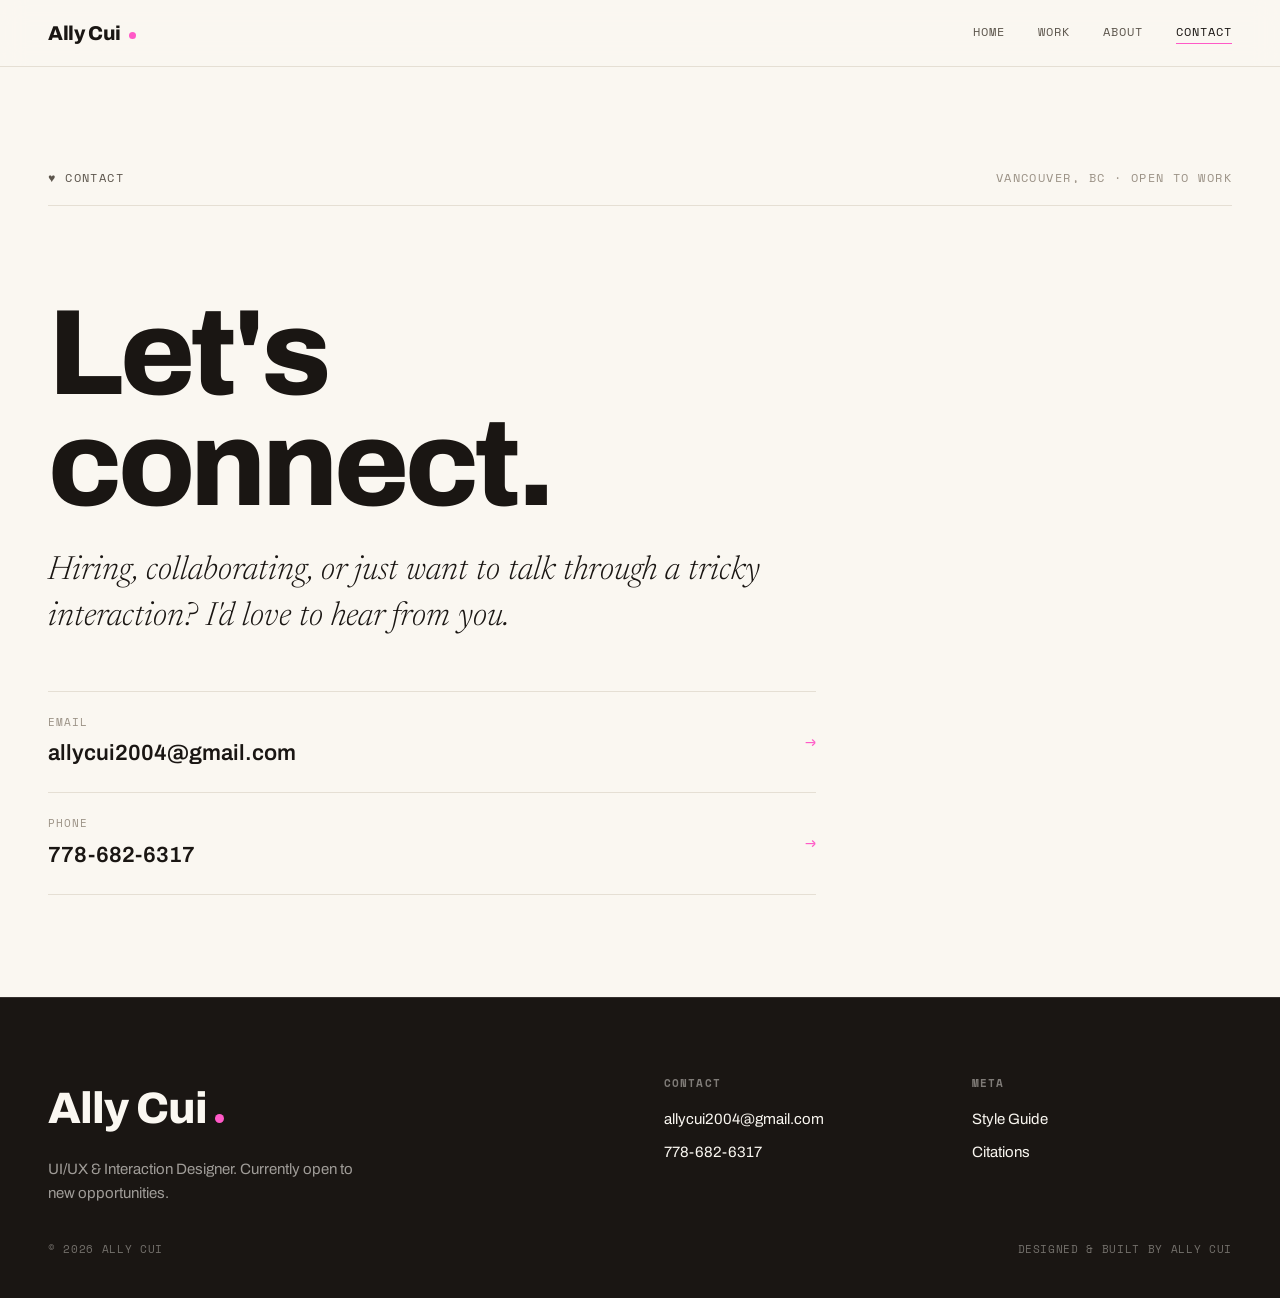
<file: contact.html>
<!DOCTYPE html>
<html lang="en">
<head>
  <meta charset="utf-8">
  <meta name="viewport" content="width=device-width, initial-scale=1">
  <title>Contact | Ally Cui</title>
  <meta name="description" content="Contact Ally Cui for UI/UX design, interaction design, mobile product, game UX, and creative technology opportunities.">
  <link rel="preconnect" href="https://fonts.googleapis.com">
  <link rel="preconnect" href="https://fonts.gstatic.com" crossorigin>
  <link href="https://fonts.googleapis.com/css2?family=Archivo:wght@400;500;600;700;800;900&family=Newsreader:ital,opsz,wght@0,6..72,300;0,6..72,400;1,6..72,300;1,6..72,400&family=Space+Mono:wght@400;700&display=swap" rel="stylesheet">
  <link rel="stylesheet" href="css/variables.css">
  <link rel="stylesheet" href="css/base.css">
  <link rel="stylesheet" href="css/components.css">
  <link rel="stylesheet" href="css/layout.css">
  <link rel="stylesheet" href="css/responsive.css">
  <script src="js/main.js" defer></script>
</head>
<body>
  <a class="skip-link" href="#main-content">Skip to content</a>
  <div class="site-shell">
    <!-- Shared site header -->
    <header class="site-header">
      <div class="site-header__inner container">
        <a class="brand" href="index.html" aria-label="Ally Cui home"><span class="brand__name">Ally Cui</span><span class="brand__dot" aria-hidden="true"></span></a>
        <button class="nav-toggle" type="button" aria-label="Toggle navigation" aria-expanded="false" aria-controls="site-nav" data-nav-toggle><span class="nav-toggle__line" aria-hidden="true"></span><span class="nav-toggle__line" aria-hidden="true"></span></button>
        <nav class="site-nav" id="site-nav" aria-label="Primary navigation" data-site-nav><a class="site-nav__link" href="index.html">Home</a><a class="site-nav__link" href="work.html">Work</a><a class="site-nav__link" href="about.html">About</a><a class="site-nav__link" href="contact.html" aria-current="page">Contact</a></nav>
      </div>
    </header>

    <!-- Main content -->
    <main class="main-content" id="main-content">
      <!-- Contact details -->
      <section class="section--large container" aria-labelledby="contact-title">
        <div class="section-kicker"><span><span aria-hidden="true">&hearts;</span> Contact</span><span class="soft">Vancouver, BC &middot; open to work</span></div>
        <div class="two-column-copy spaced-block">
          <div class="two-column-copy__main">
            <h1 class="page-title page-title--hero page-title--long" id="contact-title">Let's<br>connect.</h1>
            <p class="page-lead page-lead--hero">Hiring, collaborating, or just want to talk through a tricky interaction? I'd love to hear from you.</p>
            <div
              class="contact-list"
              role="group"
              aria-label="Direct contact methods"
            >
              <a class="contact-link" href="mailto:allycui2004@gmail.com">
                <span><span class="contact-link__label">Email</span><span class="contact-link__value">allycui2004@gmail.com</span></span>
                <span class="contact-link__arrow" aria-hidden="true">&rarr;</span>
              </a>
              <a class="contact-link" href="tel:+17786826317">
                <span><span class="contact-link__label">Phone</span><span class="contact-link__value">778-682-6317</span></span>
                <span class="contact-link__arrow" aria-hidden="true">&rarr;</span>
              </a>
            </div>
          </div>
        </div>
      </section>
    </main>

    <!-- Shared footer -->
    <footer class="site-footer">
      <div class="container site-footer__grid">
        <div class="site-footer__intro"><div class="site-footer__brand"><span class="site-footer__brand-name">Ally Cui</span><span class="site-footer__dot" aria-hidden="true"></span></div><p class="site-footer__description">UI/UX &amp; Interaction Designer. Currently open to new opportunities.</p></div>
        <div class="site-footer__column"><h2 class="site-footer__heading">Contact</h2><div class="site-footer__links"><a href="mailto:allycui2004@gmail.com">allycui2004@gmail.com</a><a href="tel:+17786826317">778-682-6317</a></div></div>
        <nav class="site-footer__column site-footer__column--wide" aria-label="Portfolio meta pages"><h2 class="site-footer__heading">Meta</h2><div class="site-footer__links"><a href="style-guide.html">Style Guide</a><a href="citations.html">Citations</a></div></nav>
      </div>
      <div class="container site-footer__bottom"><span>&copy; 2026 Ally Cui</span><span>Designed &amp; built by Ally Cui</span></div>
    </footer>
  </div>
</body>
</html>
</file>
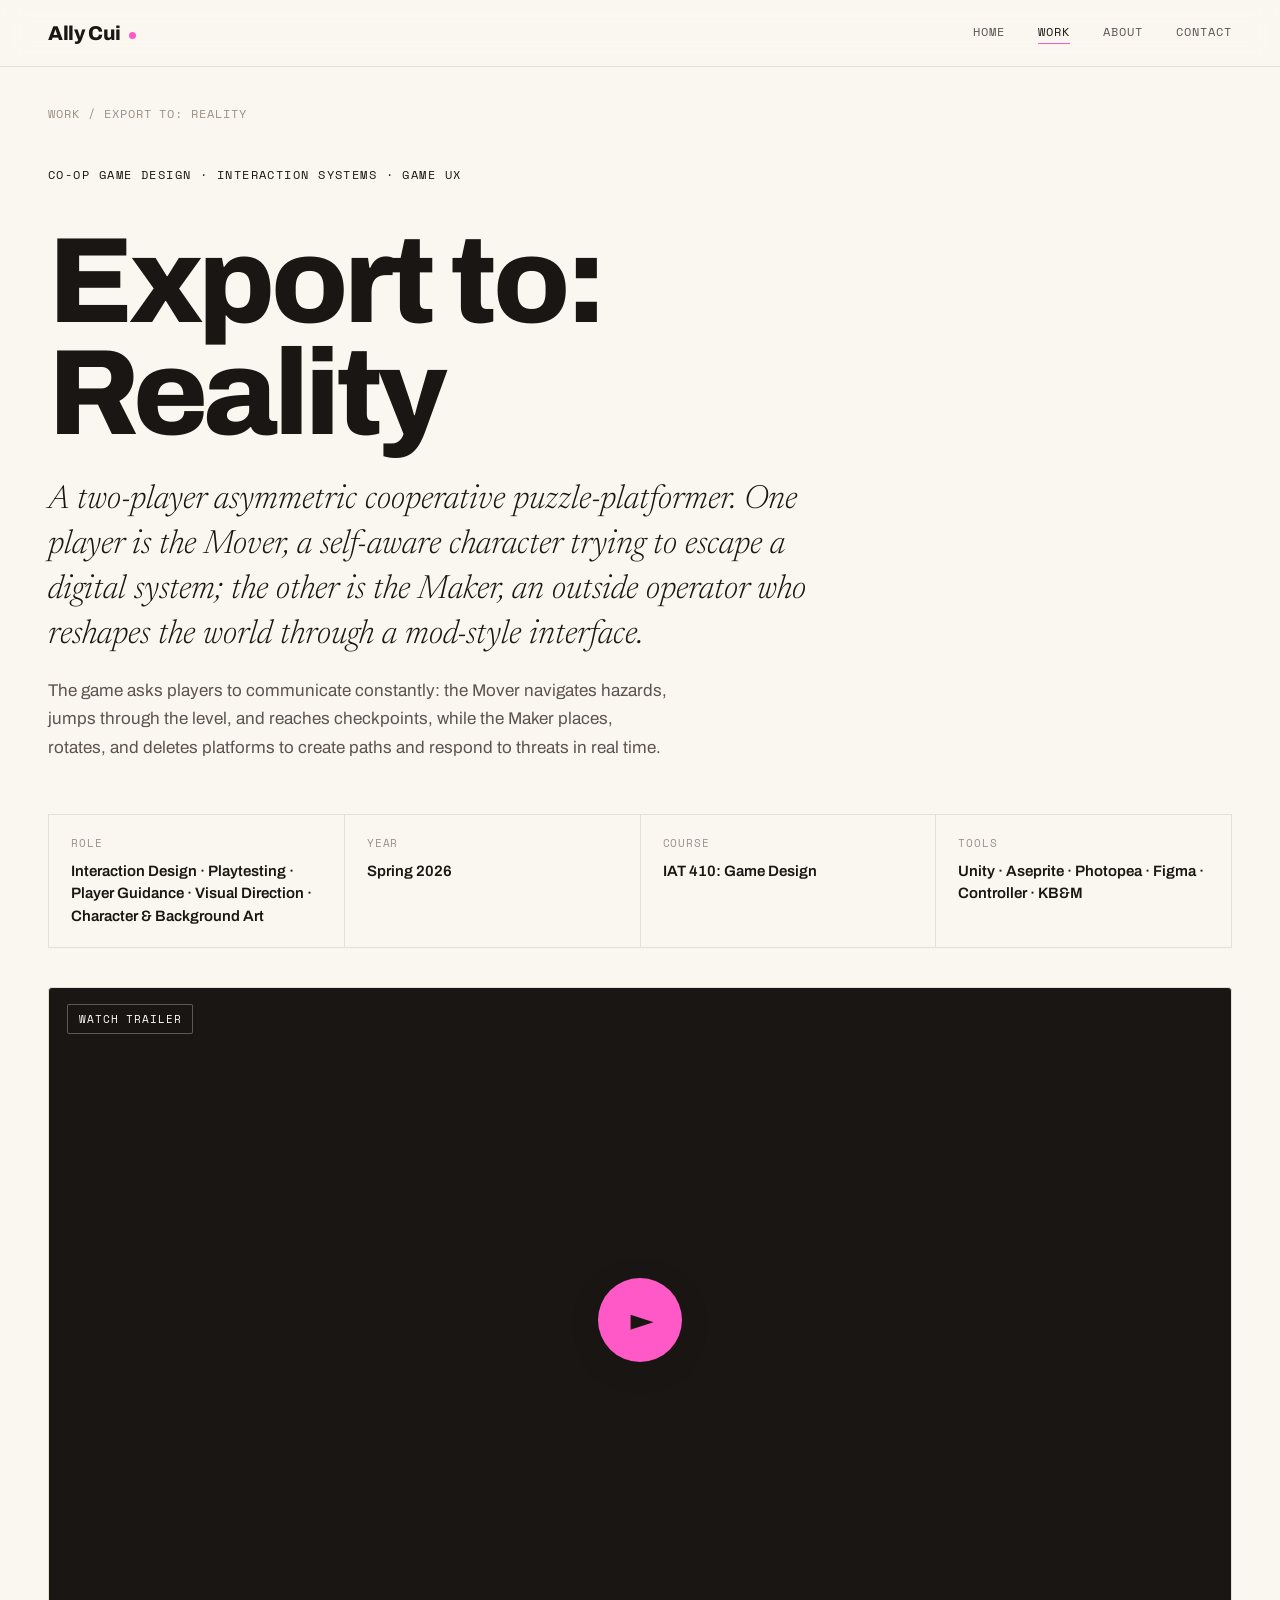
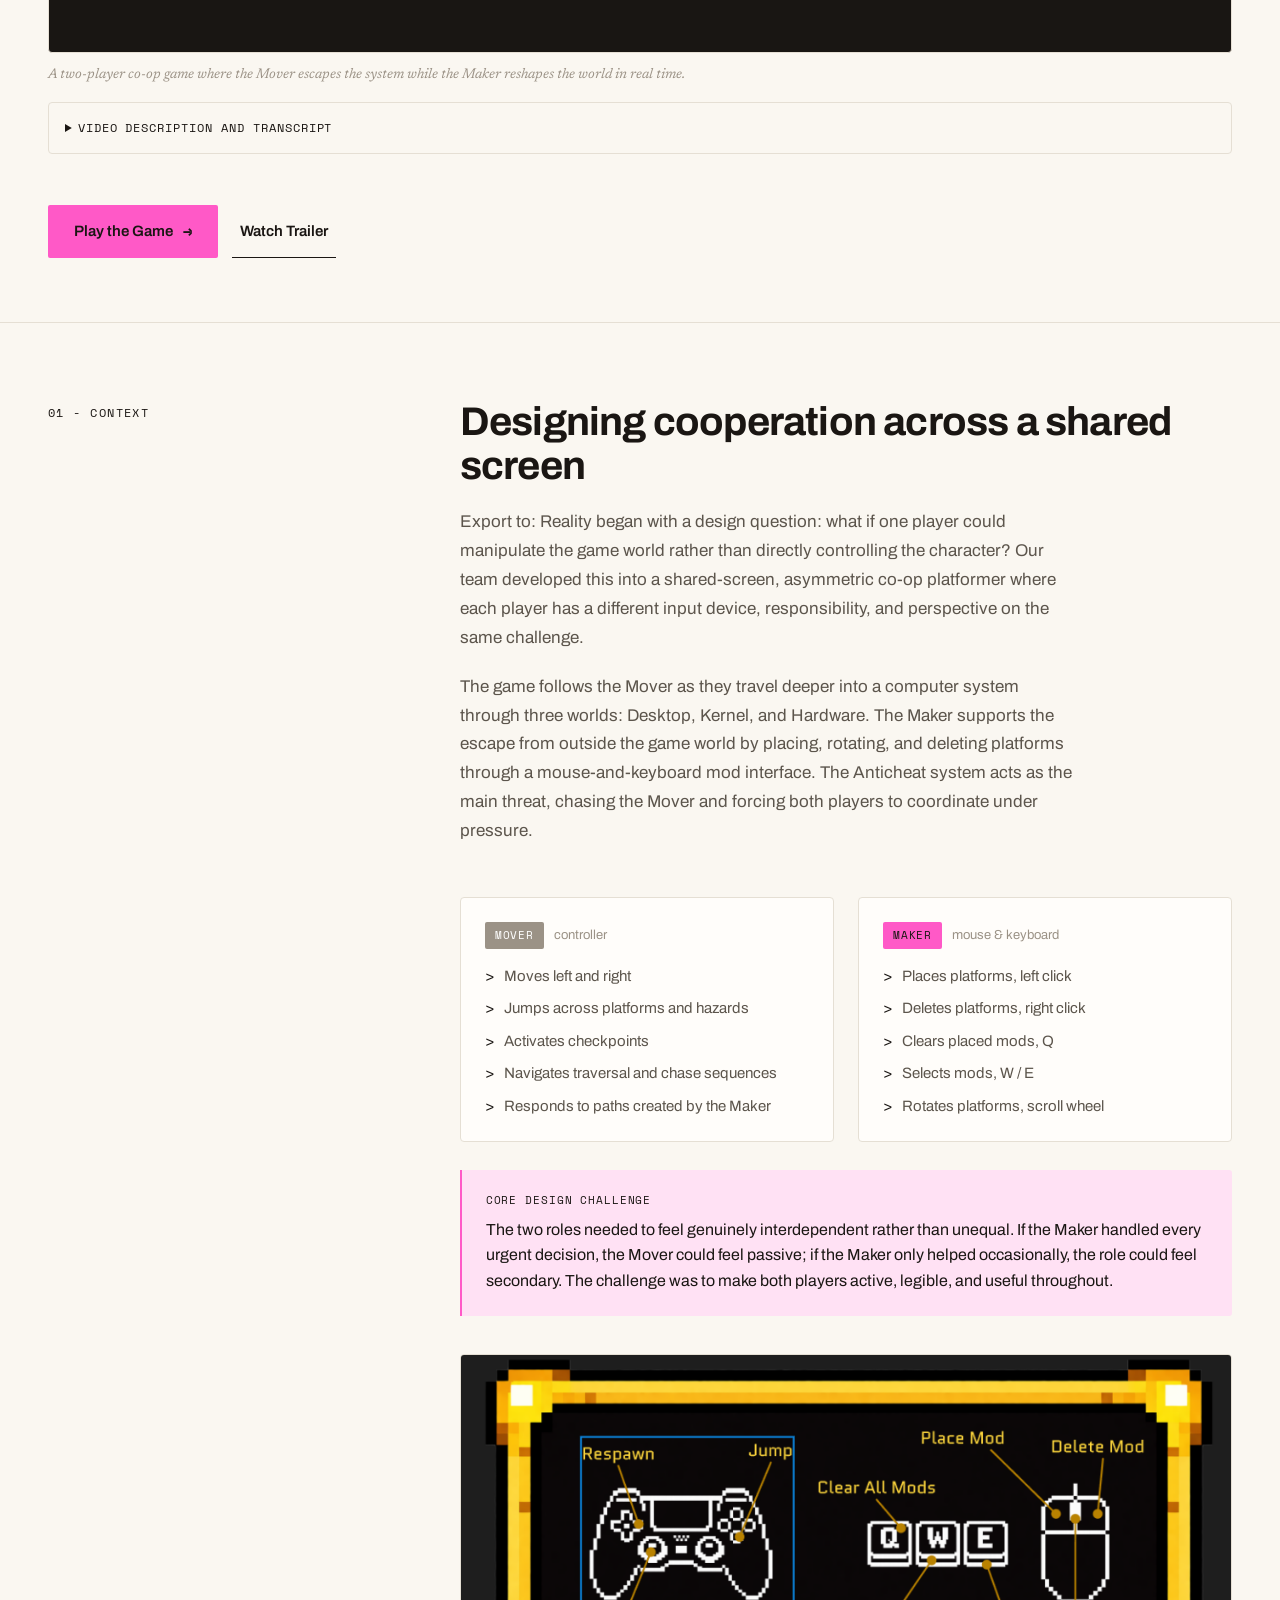
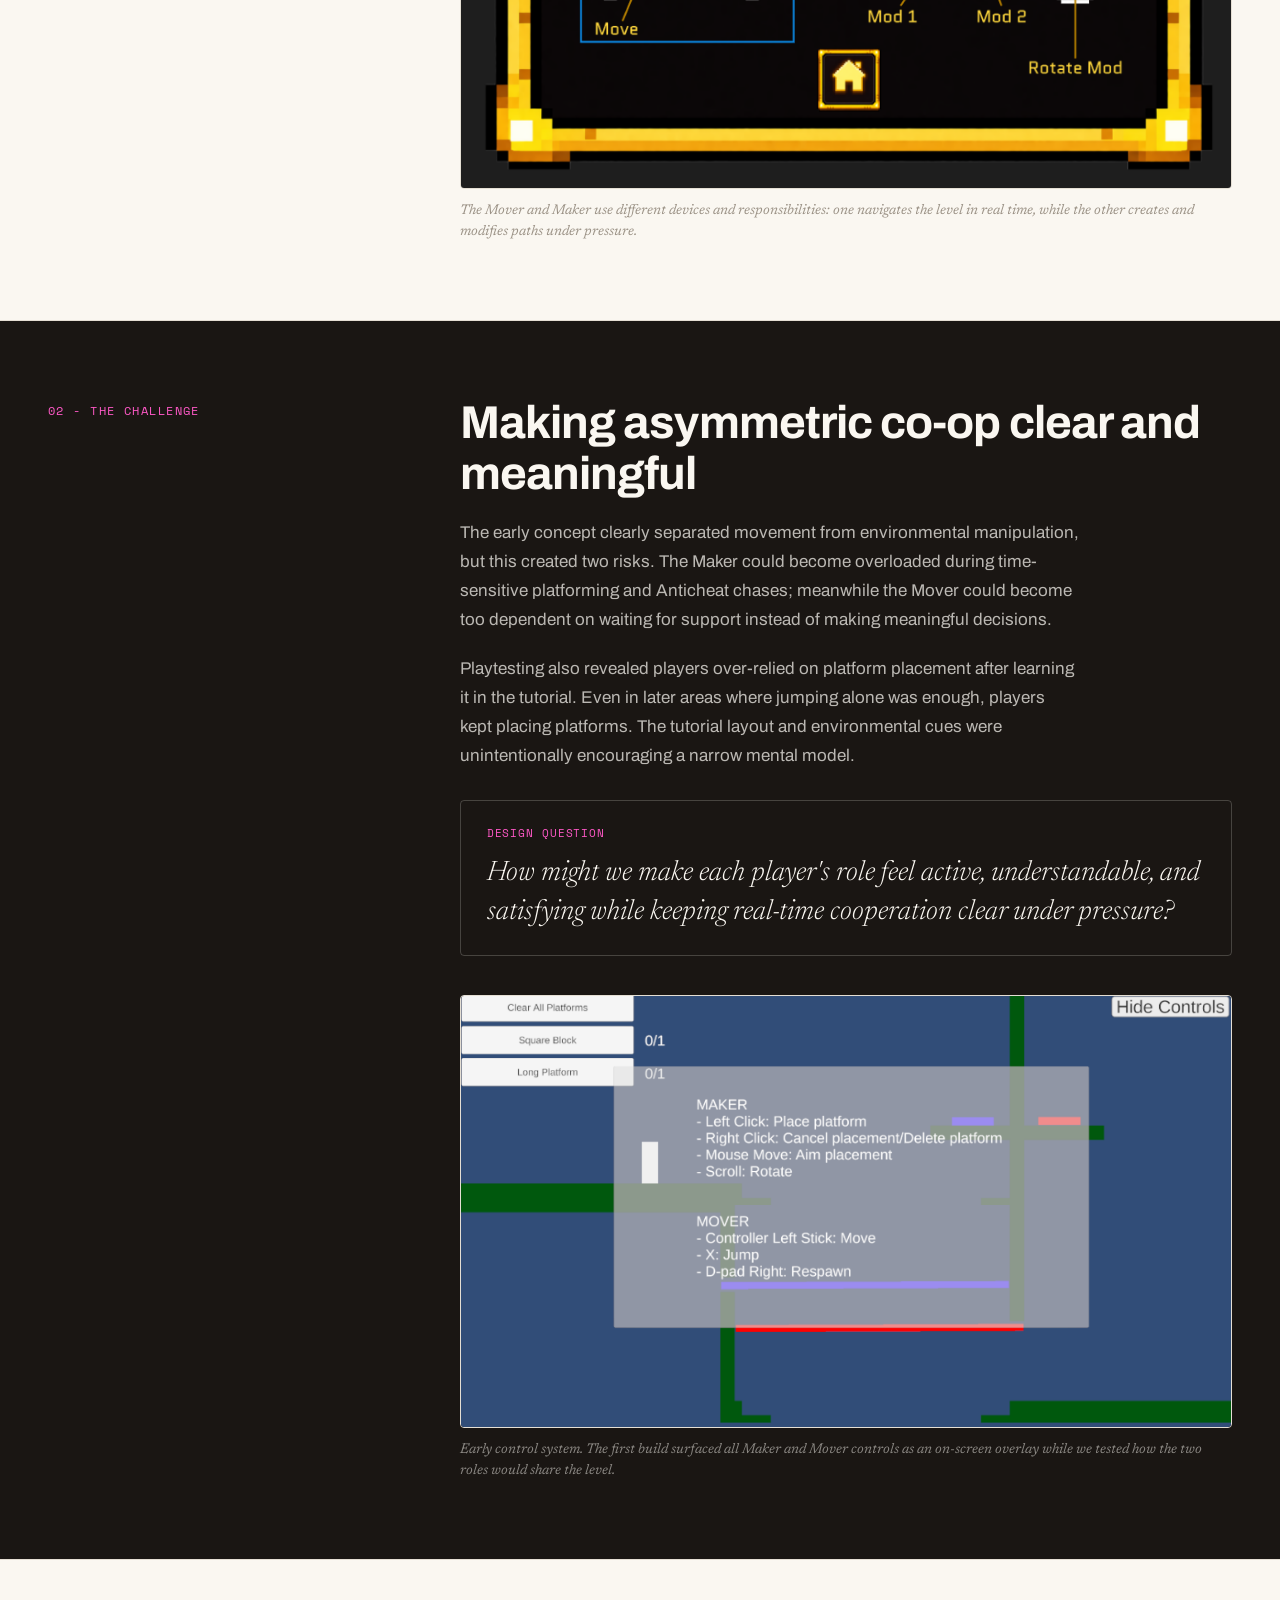
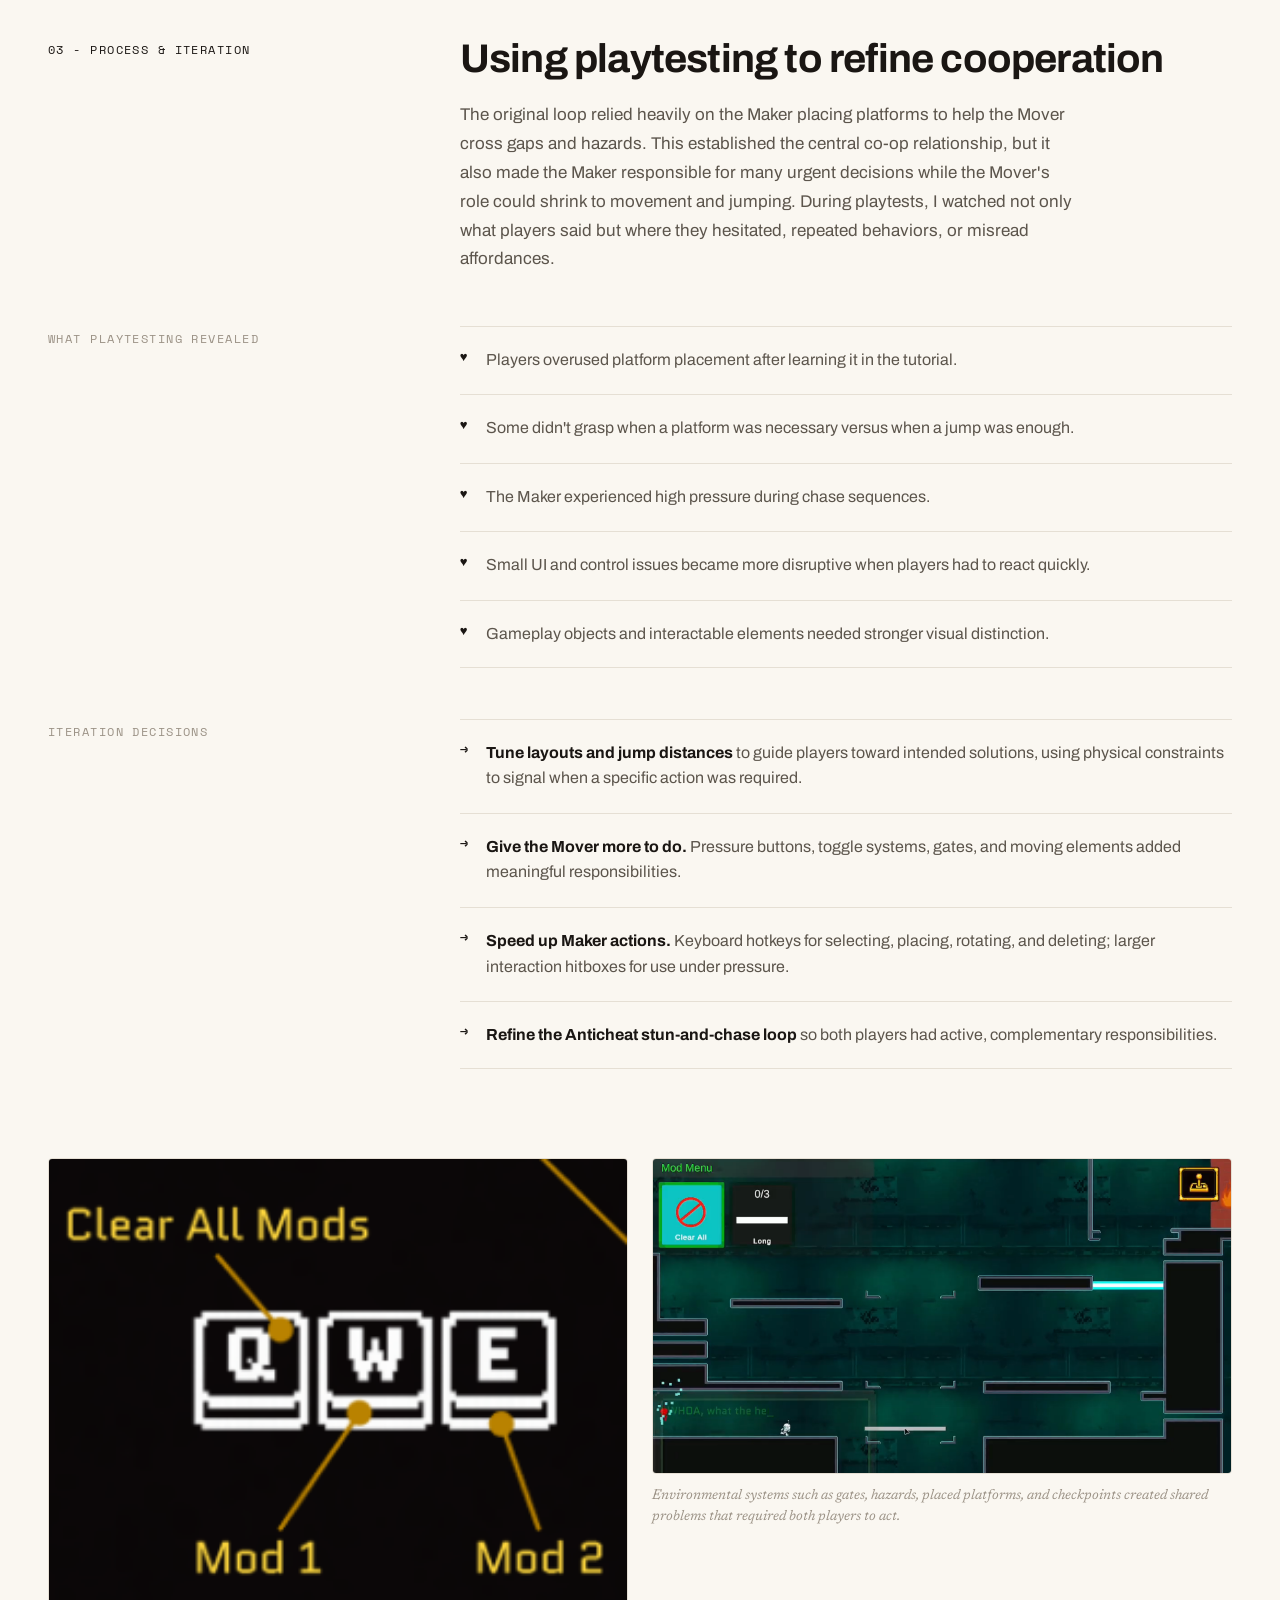
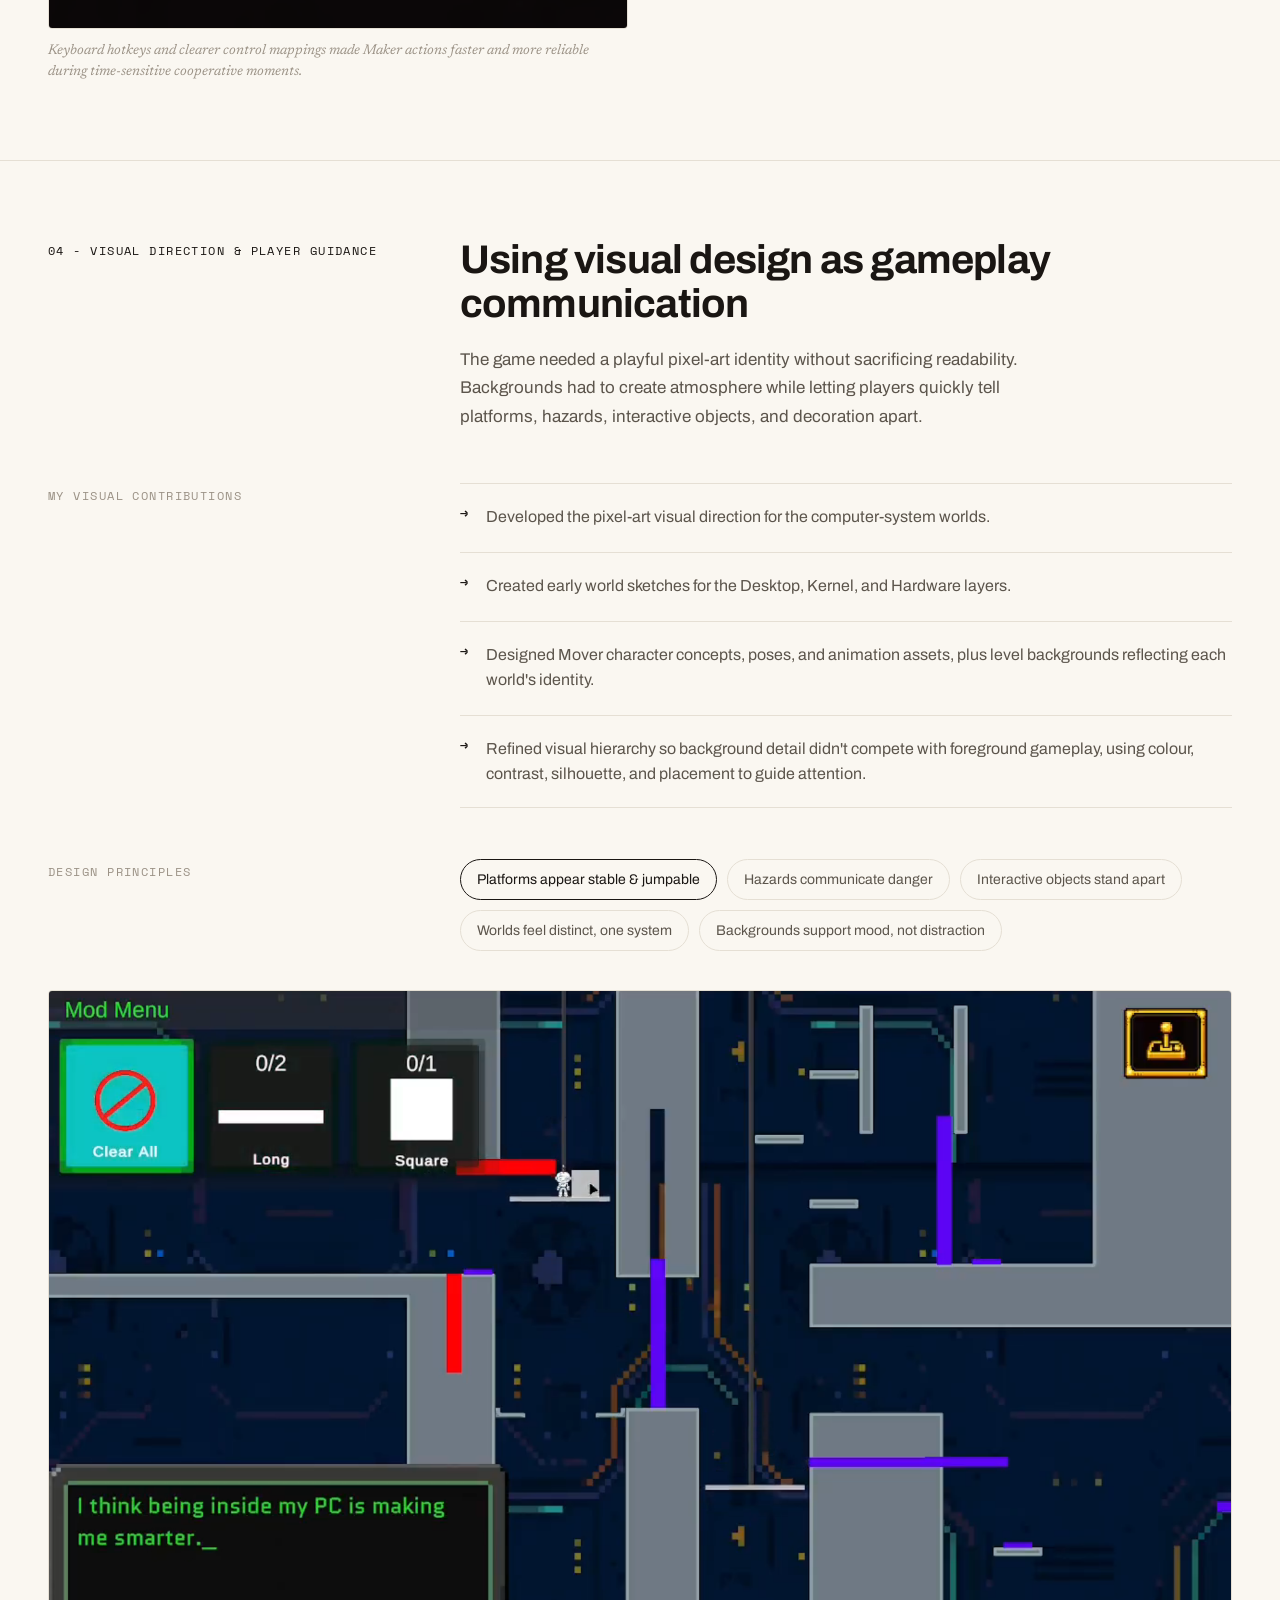
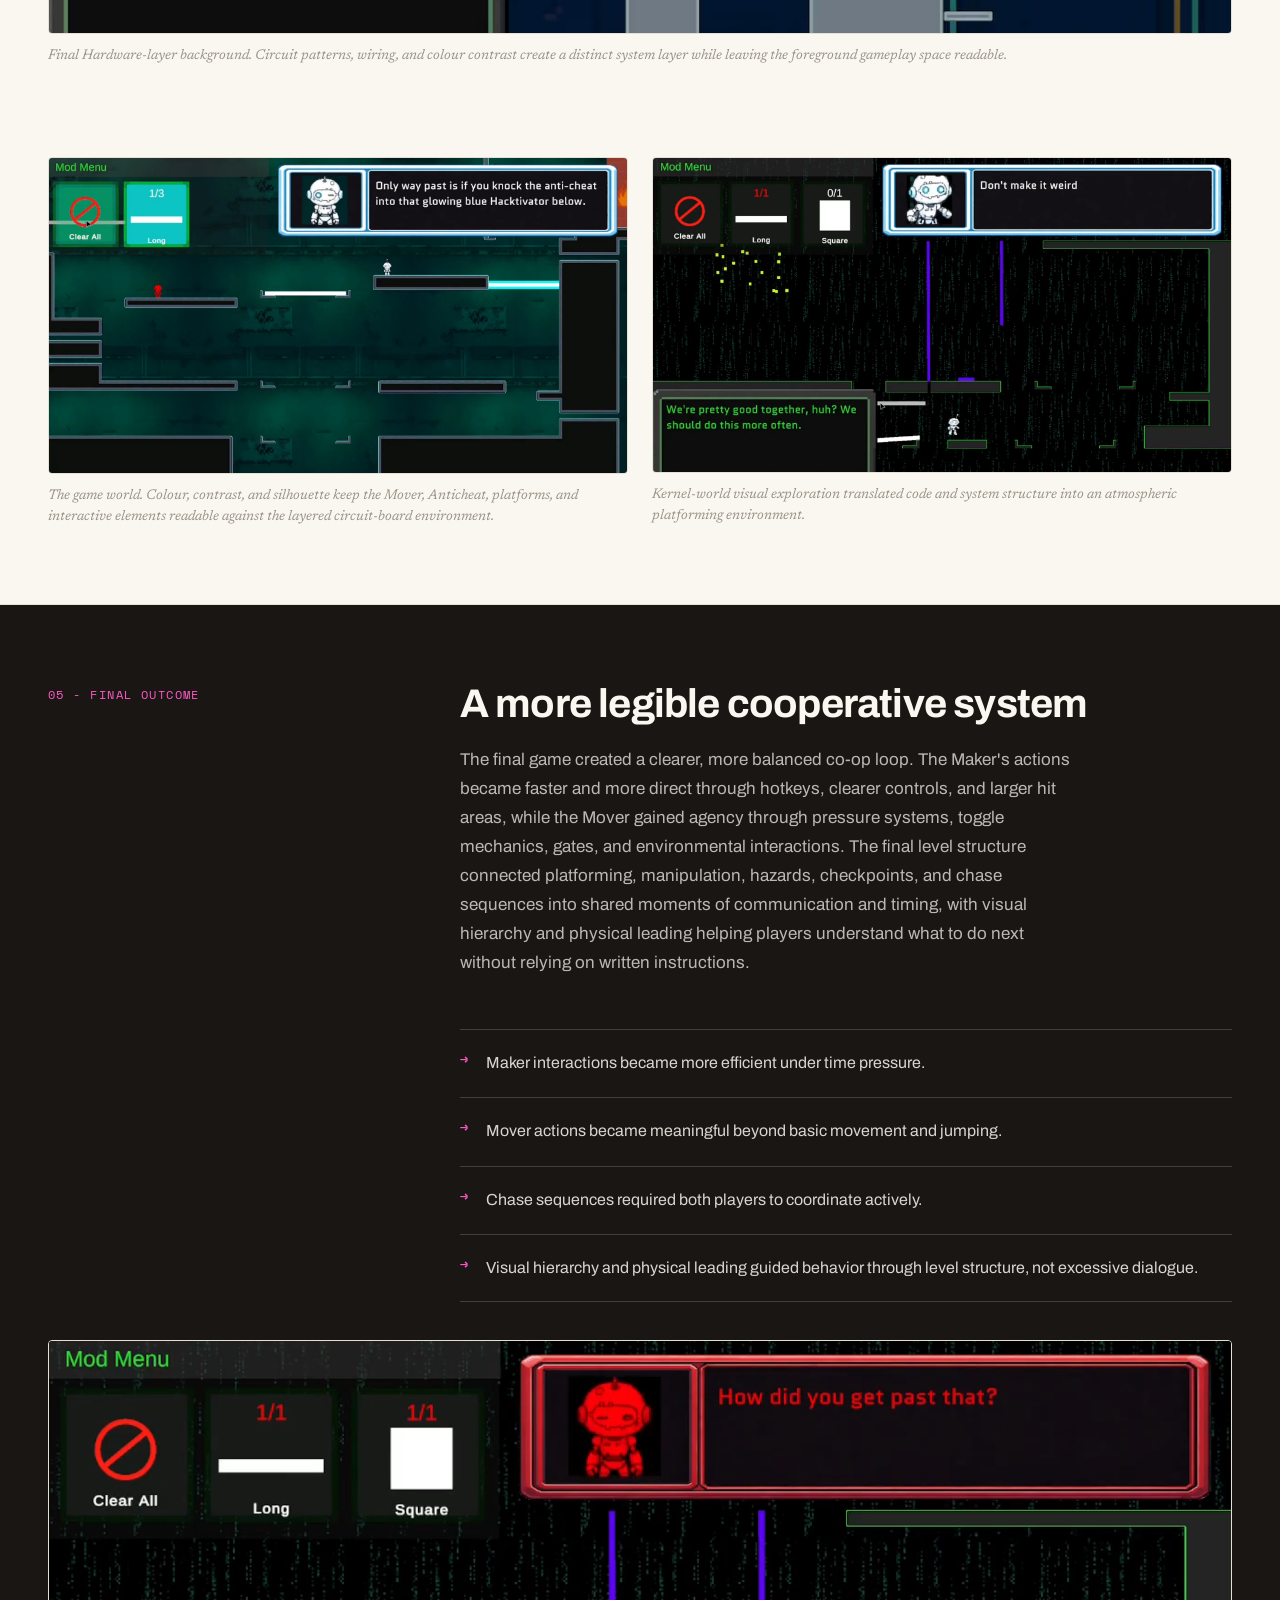
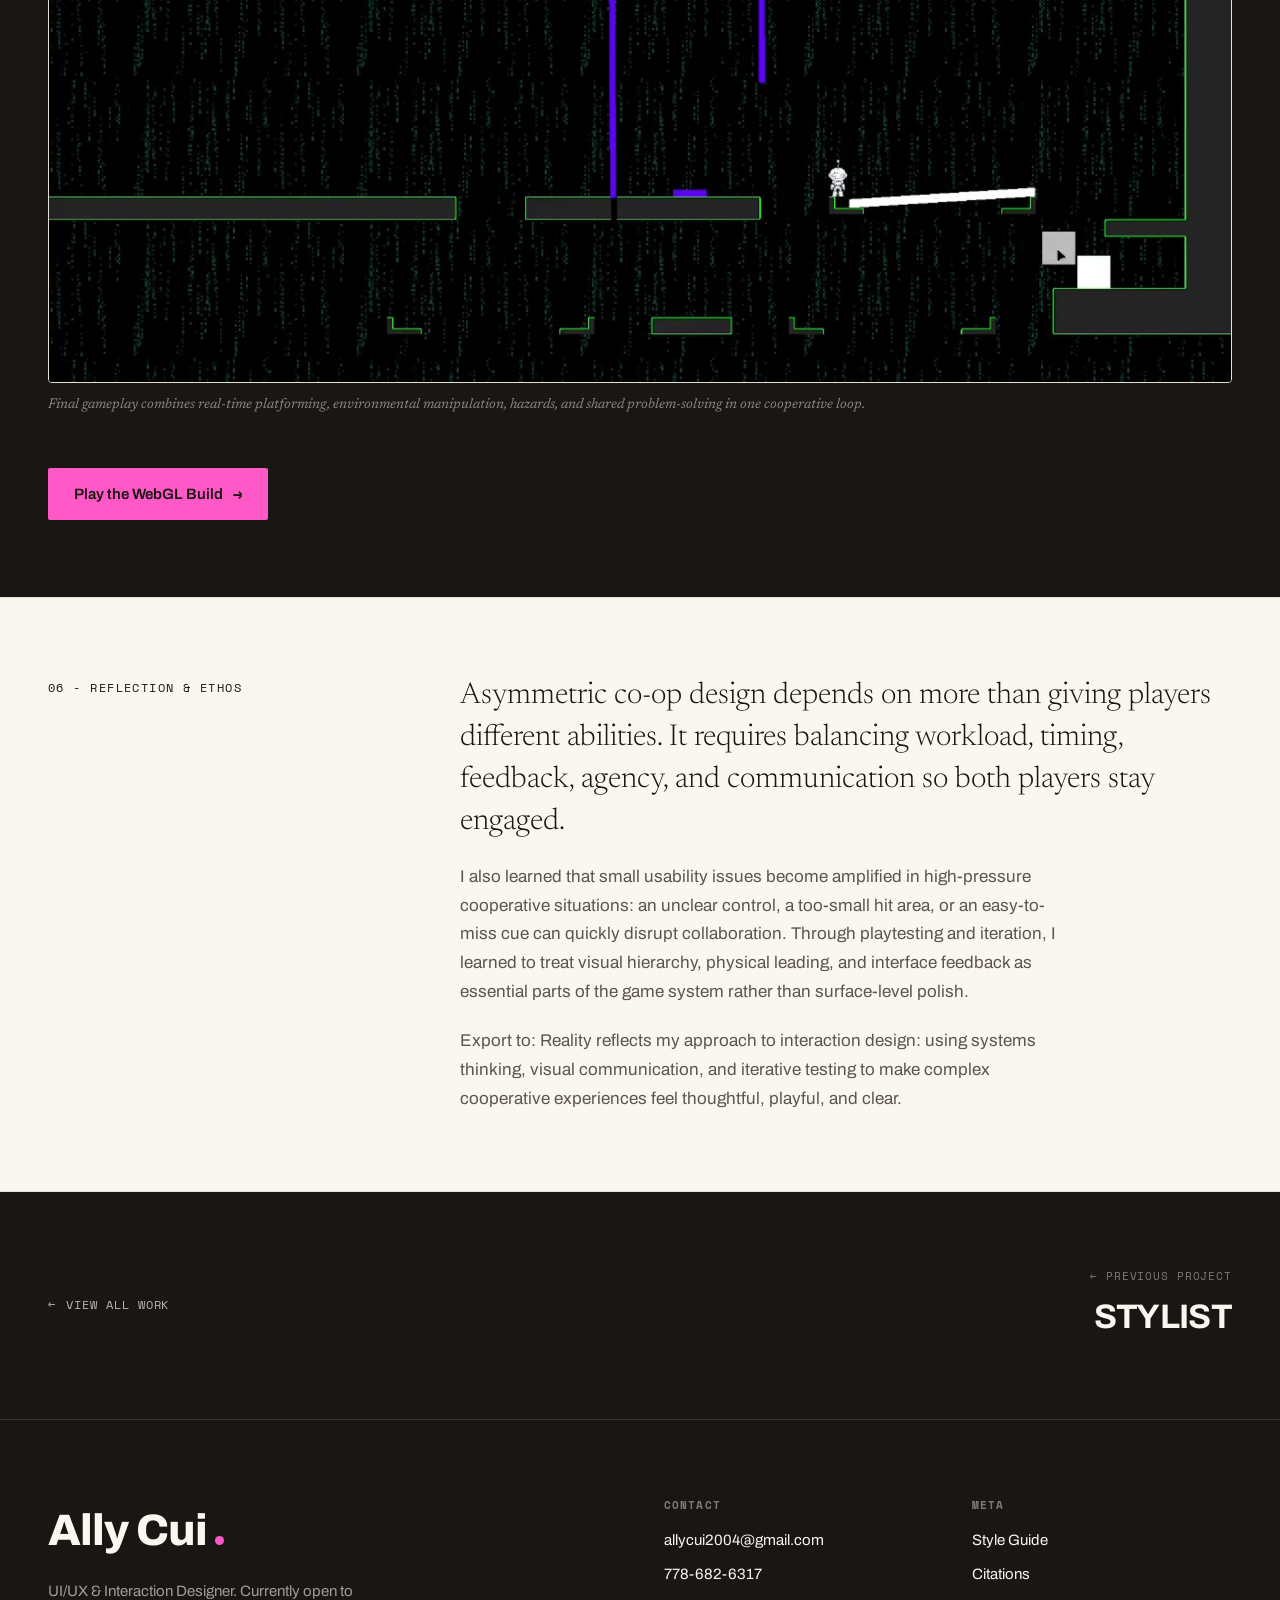
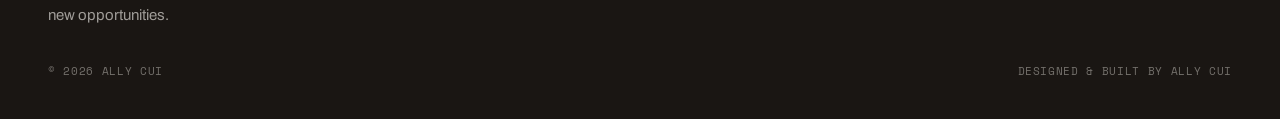
<file: export-to-reality.html>
<!DOCTYPE html>
<html lang="en">
<head>
  <meta charset="utf-8">
  <meta name="viewport" content="width=device-width, initial-scale=1">
  <title>Export to: Reality Case Study | Ally Cui</title>
  <meta name="description" content="A case study for Export to: Reality, a two-player asymmetric co-op platformer focused on interaction systems, game UX, player guidance, and visual direction.">
  <link rel="preconnect" href="https://fonts.googleapis.com">
  <link rel="preconnect" href="https://fonts.gstatic.com" crossorigin>
  <link href="https://fonts.googleapis.com/css2?family=Archivo:wght@400;500;600;700;800;900&family=Newsreader:ital,opsz,wght@0,6..72,300;0,6..72,400;1,6..72,300;1,6..72,400&family=Space+Mono:wght@400;700&display=swap" rel="stylesheet">
  <link rel="stylesheet" href="css/variables.css">
  <link rel="stylesheet" href="css/base.css">
  <link rel="stylesheet" href="css/components.css">
  <link rel="stylesheet" href="css/layout.css">
  <link rel="stylesheet" href="css/pages/case-study.css">
  <link rel="stylesheet" href="css/responsive.css">
  <script src="js/main.js" defer></script>
</head>
<body>
  <a class="skip-link" href="#main-content">Skip to content</a>
  <div class="site-shell">
    <!-- Shared site header -->
    <header class="site-header">
      <div class="site-header__inner container">
        <a class="brand" href="index.html" aria-label="Ally Cui home"><span class="brand__name">Ally Cui</span><span class="brand__dot" aria-hidden="true"></span></a>
        <button class="nav-toggle" type="button" aria-label="Toggle navigation" aria-expanded="false" aria-controls="site-nav" data-nav-toggle><span class="nav-toggle__line" aria-hidden="true"></span><span class="nav-toggle__line" aria-hidden="true"></span></button>
        <nav class="site-nav" id="site-nav" aria-label="Primary navigation" data-site-nav><a class="site-nav__link" href="index.html">Home</a><a class="site-nav__link" href="work.html" aria-current="page">Work</a><a class="site-nav__link" href="about.html">About</a><a class="site-nav__link" href="contact.html">Contact</a></nav>
      </div>
    </header>

    <!-- Main content -->
    <main class="main-content" id="main-content">
      <div class="breadcrumb container"><a href="work.html">Work</a> / <span>Export to: Reality</span></div>

      <!-- Case study hero: project meta, video preview, and transcript -->
      <section class="case-hero container" aria-labelledby="etr-title">
        <span class="case-hero__eyebrow">Co-op Game Design &middot; Interaction Systems &middot; Game UX</span>
        <h1 class="page-title page-title--hero page-title--long" id="etr-title">Export to:<br>Reality</h1>
        <p class="page-lead page-lead--hero">A two-player asymmetric cooperative puzzle-platformer. One player is the Mover, a self-aware character trying to escape a digital system; the other is the Maker, an outside operator who reshapes the world through a mod-style interface.</p>
        <p class="case-hero__body">The game asks players to communicate constantly: the Mover navigates hazards, jumps through the level, and reaches checkpoints, while the Maker places, rotates, and deletes platforms to create paths and respond to threats in real time.</p>
        <dl class="meta-grid spaced-block">
          <div class="meta-grid__item"><dt class="meta-grid__label">Role</dt><dd class="meta-grid__value">Interaction Design &middot; Playtesting &middot; Player Guidance &middot; Visual Direction &middot; Character &amp; Background Art</dd></div>
          <div class="meta-grid__item"><dt class="meta-grid__label">Year</dt><dd class="meta-grid__value">Spring 2026</dd></div>
          <div class="meta-grid__item"><dt class="meta-grid__label">Course</dt><dd class="meta-grid__value">IAT 410: Game Design</dd></div>
          <div class="meta-grid__item"><dt class="meta-grid__label">Tools</dt><dd class="meta-grid__value">Unity &middot; Aseprite &middot; Photopea &middot; Figma &middot; Controller &middot; KB&amp;M</dd></div>
        </dl>
        <figure class="video-card video-card--etr">
          <a class="video-card__link" href="https://youtu.be/tfkRV_6g7Qc" target="_blank" rel="noopener" aria-label="Watch the Export to: Reality trailer on YouTube (opens in a new tab)"><span class="video-card__play" aria-hidden="true"><span class="video-card__icon">&#9658;</span></span><span class="video-card__label">Watch Trailer</span></a>
          <figcaption>A two-player co-op game where the Mover escapes the system while the Maker reshapes the world in real time.</figcaption>
        </figure>
        <details class="video-transcript">
          <summary>Video description and transcript</summary>
          <ol class="transcript-list">
            <li>
              <time datetime="PT0S">00:00:00</time>
              <p>Hey, you. &gt;&gt; Huh? &gt;&gt; Yeah, you. Do you like puzzles? Do you like platformers? Do you like uh making stuff? Introducing. In this puzzle platforming game, your goal is to escape the game world by completing puzzles and reaching back doors in the game space. But you're not alone. This game is co-op. specifically half puzzler, half platformer. You will work together to get the video game character that doesn't belong here out of the level using special maker tools as long as the game's antiche doesn't stop us.</p>
            </li>
            <li>
              <time datetime="PT1M11S">00:01:11</time>
              <p>Oh, speaking of which So, what are you waiting for? &gt;&gt; Huh? &gt;&gt; Uh, yes. I'm still talking to you. Get your head in the game, then get out of the game.</p>
            </li>
          </ol>
        </details>
        <div class="button-row spaced-block">
          <a class="button button--primary" href="https://play.unity.com/en/games/a762ec20-3d05-4253-bfa2-93af02952f2c/export-to-reality" target="_blank" rel="noopener">Play the Game <span class="arrow" aria-hidden="true">&rarr;</span></a>
          <a class="button button--minimal" href="https://youtu.be/tfkRV_6g7Qc" target="_blank" rel="noopener" aria-label="Watch the Export to: Reality trailer on YouTube (opens in a new tab)">Watch Trailer</a>
        </div>
      </section>

      <section class="case-section" aria-labelledby="etr-context">
        <div class="container case-section__grid">
          <aside class="case-section__aside"><span class="eyebrow">01 - Context</span></aside>
          <div class="case-section__content">
            <h2 class="section-heading" id="etr-context">Designing cooperation across a shared screen</h2>
            <p class="case-copy">Export to: Reality began with a design question: what if one player could manipulate the game world rather than directly controlling the character? Our team developed this into a shared-screen, asymmetric co-op platformer where each player has a different input device, responsibility, and perspective on the same challenge.</p>
            <p class="case-copy">The game follows the Mover as they travel deeper into a computer system through three worlds: Desktop, Kernel, and Hardware. The Maker supports the escape from outside the game world by placing, rotating, and deleting platforms through a mouse-and-keyboard mod interface. The Anticheat system acts as the main threat, chasing the Mover and forcing both players to coordinate under pressure.</p>
            <div class="media-grid">
              <div class="role-card"><div class="role-card__header"><span class="label-badge">Mover</span><span class="role-card__device">controller</span></div><ul class="clean-list"><li>Moves left and right</li><li>Jumps across platforms and hazards</li><li>Activates checkpoints</li><li>Navigates traversal and chase sequences</li><li>Responds to paths created by the Maker</li></ul></div>
              <div class="role-card"><div class="role-card__header"><span class="label-badge label-badge--accent">Maker</span><span class="role-card__device">mouse &amp; keyboard</span></div><ul class="clean-list"><li>Places platforms, left click</li><li>Deletes platforms, right click</li><li>Clears placed mods, Q</li><li>Selects mods, W / E</li><li>Rotates platforms, scroll wheel</li></ul></div>
            </div>
            <div class="callout"><div class="callout__label">Core design challenge</div><p class="callout__text">The two roles needed to feel genuinely interdependent rather than unequal. If the Maker handled every urgent decision, the Mover could feel passive; if the Maker only helped occasionally, the role could feel secondary. The challenge was to make both players active, legible, and useful throughout.</p></div>
            <figure class="figure-card"><img src="images/control-scheme.png" width="906" height="510" alt="Control scheme diagram: the Mover uses a controller for move, jump, and respawn while the Maker uses mouse and keyboard; Q clears all mods, W and E select Mod 1 and Mod 2, left click places, right click deletes, and the scroll wheel rotates." loading="lazy"><figcaption>The Mover and Maker use different devices and responsibilities: one navigates the level in real time, while the other creates and modifies paths under pressure.</figcaption></figure>
          </div>
        </div>
      </section>

      <section class="case-section section--dark" aria-labelledby="etr-challenge">
        <div class="container case-section__grid">
          <aside class="case-section__aside"><span class="eyebrow">02 - The Challenge</span></aside>
          <div class="case-section__content">
            <h2 class="section-heading section-heading--large" id="etr-challenge">Making asymmetric co-op clear and meaningful</h2>
            <p class="case-copy">The early concept clearly separated movement from environmental manipulation, but this created two risks. The Maker could become overloaded during time-sensitive platforming and Anticheat chases; meanwhile the Mover could become too dependent on waiting for support instead of making meaningful decisions.</p>
            <p class="case-copy">Playtesting also revealed players over-relied on platform placement after learning it in the tutorial. Even in later areas where jumping alone was enough, players kept placing platforms. The tutorial layout and environmental cues were unintentionally encouraging a narrow mental model.</p>
            <div class="question-card"><div class="question-card__label">Design question</div><p class="question-card__text">How might we make each player's role feel active, understandable, and satisfying while keeping real-time cooperation clear under pressure?</p></div>
            <figure class="figure-card"><img src="images/early-control-system.png" width="931" height="522" alt="Early control system prototype with an on-screen controls overlay listing Maker mouse controls and Mover controller controls." loading="lazy"><figcaption>Early control system. The first build surfaced all Maker and Mover controls as an on-screen overlay while we tested how the two roles would share the level.</figcaption></figure>
          </div>
        </div>
      </section>

      <section class="case-section" aria-labelledby="etr-process">
        <div class="container">
          <div class="case-section__grid">
            <aside class="case-section__aside"><span class="eyebrow">03 - Process &amp; Iteration</span></aside>
            <div class="case-section__content">
              <h2 class="section-heading" id="etr-process">Using playtesting to refine cooperation</h2>
              <p class="case-copy">The original loop relied heavily on the Maker placing platforms to help the Mover cross gaps and hazards. This established the central co-op relationship, but it also made the Maker responsible for many urgent decisions while the Mover's role could shrink to movement and jumping. During playtests, I watched not only what players said but where they hesitated, repeated behaviors, or misread affordances.</p>
            </div>
          </div>
          <div class="case-section__grid spaced-block">
            <aside class="case-section__aside"><span class="soft eyebrow">What playtesting revealed</span></aside>
            <div class="case-section__content callout-list">
              <div class="callout-list__item"><span class="callout-list__marker" aria-hidden="true">&hearts;</span><p class="callout-list__text">Players overused platform placement after learning it in the tutorial.</p></div>
              <div class="callout-list__item"><span class="callout-list__marker" aria-hidden="true">&hearts;</span><p class="callout-list__text">Some didn't grasp when a platform was necessary versus when a jump was enough.</p></div>
              <div class="callout-list__item"><span class="callout-list__marker" aria-hidden="true">&hearts;</span><p class="callout-list__text">The Maker experienced high pressure during chase sequences.</p></div>
              <div class="callout-list__item"><span class="callout-list__marker" aria-hidden="true">&hearts;</span><p class="callout-list__text">Small UI and control issues became more disruptive when players had to react quickly.</p></div>
              <div class="callout-list__item"><span class="callout-list__marker" aria-hidden="true">&hearts;</span><p class="callout-list__text">Gameplay objects and interactable elements needed stronger visual distinction.</p></div>
            </div>
          </div>
          <div class="case-section__grid spaced-block">
            <aside class="case-section__aside"><span class="soft eyebrow">Iteration decisions</span></aside>
            <div class="case-section__content callout-list">
              <div class="callout-list__item"><span class="callout-list__marker">&rarr;</span><p class="callout-list__text"><strong>Tune layouts and jump distances</strong> to guide players toward intended solutions, using physical constraints to signal when a specific action was required.</p></div>
              <div class="callout-list__item"><span class="callout-list__marker">&rarr;</span><p class="callout-list__text"><strong>Give the Mover more to do.</strong> Pressure buttons, toggle systems, gates, and moving elements added meaningful responsibilities.</p></div>
              <div class="callout-list__item"><span class="callout-list__marker">&rarr;</span><p class="callout-list__text"><strong>Speed up Maker actions.</strong> Keyboard hotkeys for selecting, placing, rotating, and deleting; larger interaction hitboxes for use under pressure.</p></div>
              <div class="callout-list__item"><span class="callout-list__marker">&rarr;</span><p class="callout-list__text"><strong>Refine the Anticheat stun-and-chase loop</strong> so both players had active, complementary responsibilities.</p></div>
            </div>
          </div>
          <div class="media-grid">
            <figure class="figure-card figure-card--contain"><img src="images/maker-hotkeys.png" width="264" height="214" alt="Maker keyboard hotkey diagram: Q clears all mods, W selects Mod 1, E selects Mod 2." loading="lazy"><figcaption>Keyboard hotkeys and clearer control mappings made Maker actions faster and more reliable during time-sensitive cooperative moments.</figcaption></figure>
            <figure class="figure-card"><img src="images/gameplay-platforms.png" width="3838" height="2080" alt="Gameplay screenshot: the Mover and Anticheat in a teal Desktop world with multiple platforms, the Maker's Mod Menu, and a dialogue line." loading="lazy"><figcaption>Environmental systems such as gates, hazards, placed platforms, and checkpoints created shared problems that required both players to act.</figcaption></figure>
          </div>
        </div>
      </section>

      <section class="case-section" aria-labelledby="etr-visual">
        <div class="container">
          <div class="case-section__grid">
            <aside class="case-section__aside"><span class="eyebrow">04 - Visual Direction &amp; Player Guidance</span></aside>
            <div class="case-section__content">
              <h2 class="section-heading" id="etr-visual">Using visual design as gameplay communication</h2>
              <p class="case-copy">The game needed a playful pixel-art identity without sacrificing readability. Backgrounds had to create atmosphere while letting players quickly tell platforms, hazards, interactive objects, and decoration apart.</p>
            </div>
          </div>
          <div class="case-section__grid spaced-block">
            <aside class="case-section__aside"><span class="soft eyebrow">My visual contributions</span></aside>
            <div class="case-section__content callout-list">
              <div class="callout-list__item"><span class="callout-list__marker">&rarr;</span><p class="callout-list__text">Developed the pixel-art visual direction for the computer-system worlds.</p></div>
              <div class="callout-list__item"><span class="callout-list__marker">&rarr;</span><p class="callout-list__text">Created early world sketches for the Desktop, Kernel, and Hardware layers.</p></div>
              <div class="callout-list__item"><span class="callout-list__marker">&rarr;</span><p class="callout-list__text">Designed Mover character concepts, poses, and animation assets, plus level backgrounds reflecting each world's identity.</p></div>
              <div class="callout-list__item"><span class="callout-list__marker">&rarr;</span><p class="callout-list__text">Refined visual hierarchy so background detail didn't compete with foreground gameplay, using colour, contrast, silhouette, and placement to guide attention.</p></div>
            </div>
          </div>
          <div class="case-section__grid spaced-block"><aside class="case-section__aside"><span class="soft eyebrow">Design principles</span></aside><div class="case-section__content tag-list"><span class="tag tag--active">Platforms appear stable &amp; jumpable</span><span class="tag">Hazards communicate danger</span><span class="tag">Interactive objects stand apart</span><span class="tag">Worlds feel distinct, one system</span><span class="tag">Backgrounds support mood, not distraction</span></div></div>
          <figure class="figure-card"><img src="images/hardware-layer.png" width="3832" height="2083" alt="Final Hardware-layer screenshot: a deep-blue circuit-board environment with cooling fans, wiring, metal platforms, the Mover, Maker mods, and Anticheat dialogue." loading="lazy"><figcaption>Final Hardware-layer background. Circuit patterns, wiring, and colour contrast create a distinct system layer while leaving the foreground gameplay space readable.</figcaption></figure>
          <div class="media-grid">
            <figure class="figure-card"><img src="images/game-world.png" width="3825" height="2085" alt="In-game world screenshot: a green circuit-board environment with the white Mover character, the red Anticheat, floating platforms, the Maker's Mod Menu, and an Anticheat dialogue prompt about the blue Hacktivator." loading="lazy"><figcaption>The game world. Colour, contrast, and silhouette keep the Mover, Anticheat, platforms, and interactive elements readable against the layered circuit-board environment.</figcaption></figure>
            <figure class="figure-card"><img src="images/kernel-world.png" width="3829" height="2082" alt="Kernel-world screenshot: a dark Matrix-style environment with falling green code, purple Maker mods, glowing platforms, the Mover character, and Anticheat dialogue." loading="lazy"><figcaption>Kernel-world visual exploration translated code and system structure into an atmospheric platforming environment.</figcaption></figure>
          </div>
        </div>
      </section>

      <section class="case-section section--dark" aria-labelledby="etr-outcome">
        <div class="container">
          <div class="case-section__grid">
            <aside class="case-section__aside"><span class="eyebrow">05 - Final Outcome</span></aside>
            <div class="case-section__content">
              <h2 class="section-heading" id="etr-outcome">A more legible cooperative system</h2>
              <p class="case-copy">The final game created a clearer, more balanced co-op loop. The Maker's actions became faster and more direct through hotkeys, clearer controls, and larger hit areas, while the Mover gained agency through pressure systems, toggle mechanics, gates, and environmental interactions. The final level structure connected platforming, manipulation, hazards, checkpoints, and chase sequences into shared moments of communication and timing, with visual hierarchy and physical leading helping players understand what to do next without relying on written instructions.</p>
              <div class="callout-list spaced-block">
                <div class="callout-list__item"><span class="callout-list__marker">&rarr;</span><p class="callout-list__text">Maker interactions became more efficient under time pressure.</p></div>
                <div class="callout-list__item"><span class="callout-list__marker">&rarr;</span><p class="callout-list__text">Mover actions became meaningful beyond basic movement and jumping.</p></div>
                <div class="callout-list__item"><span class="callout-list__marker">&rarr;</span><p class="callout-list__text">Chase sequences required both players to coordinate actively.</p></div>
                <div class="callout-list__item"><span class="callout-list__marker">&rarr;</span><p class="callout-list__text">Visual hierarchy and physical leading guided behavior through level structure, not excessive dialogue.</p></div>
              </div>
            </div>
          </div>
          <figure class="figure-card"><img src="images/final-gameplay.png" width="3835" height="2080" alt="Final gameplay screenshot: the Mover on a Maker-placed white platform in a Matrix-style world, with the red Anticheat asking 'How did you get past that?', purple mods, and the Mod Menu." loading="lazy"><figcaption>Final gameplay combines real-time platforming, environmental manipulation, hazards, and shared problem-solving in one cooperative loop.</figcaption></figure>
          <a class="button button--primary spaced-block" href="https://play.unity.com/en/games/a762ec20-3d05-4253-bfa2-93af02952f2c/export-to-reality" target="_blank" rel="noopener" aria-label="Play the Export to: Reality WebGL build on Unity (opens in a new tab)">Play the WebGL Build <span class="arrow" aria-hidden="true">&rarr;</span></a>
        </div>
      </section>

      <section class="case-section" aria-labelledby="etr-reflection">
        <div class="container case-section__grid">
          <aside class="case-section__aside"><span class="eyebrow">06 - Reflection &amp; Ethos</span></aside>
          <div class="case-section__content">
            <h2 class="case-reflection" id="etr-reflection">Asymmetric co-op design depends on more than giving players different abilities. It requires balancing workload, timing, feedback, agency, and communication so both players stay engaged.</h2>
            <p class="case-copy">I also learned that small usability issues become amplified in high-pressure cooperative situations: an unclear control, a too-small hit area, or an easy-to-miss cue can quickly disrupt collaboration. Through playtesting and iteration, I learned to treat visual hierarchy, physical leading, and interface feedback as essential parts of the game system rather than surface-level polish.</p>
            <p class="case-copy">Export to: Reality reflects my approach to interaction design: using systems thinking, visual communication, and iterative testing to make complex cooperative experiences feel thoughtful, playful, and clear.</p>
          </div>
        </div>
      </section>

      <!-- Next project navigation -->
      <nav class="case-section section--dark" aria-label="Project navigation">
        <div class="container next-project next-project--split">
          <a class="next-project__all-link" href="work.html"><span aria-hidden="true">&larr;</span> View all work</a>
          <a class="next-project__link" href="stylist.html">
            <span class="next-project__label"><span aria-hidden="true">&larr;</span> Previous project</span>
            <span class="next-project__title">STYLIST</span>
          </a>
        </div>
      </nav>
    </main>

    <!-- Shared footer -->
    <footer class="site-footer">
      <div class="container site-footer__grid">
        <div class="site-footer__intro"><div class="site-footer__brand"><span class="site-footer__brand-name">Ally Cui</span><span class="site-footer__dot" aria-hidden="true"></span></div><p class="site-footer__description">UI/UX &amp; Interaction Designer. Currently open to new opportunities.</p></div>
        <div class="site-footer__column"><h2 class="site-footer__heading">Contact</h2><div class="site-footer__links"><a href="mailto:allycui2004@gmail.com">allycui2004@gmail.com</a><a href="tel:+17786826317">778-682-6317</a></div></div>
        <nav class="site-footer__column site-footer__column--wide" aria-label="Portfolio meta pages"><h2 class="site-footer__heading">Meta</h2><div class="site-footer__links"><a href="style-guide.html">Style Guide</a><a href="citations.html">Citations</a></div></nav>
      </div>
      <div class="container site-footer__bottom"><span>&copy; 2026 Ally Cui</span><span>Designed &amp; built by Ally Cui</span></div>
    </footer>
  </div>
</body>
</html>
</file>
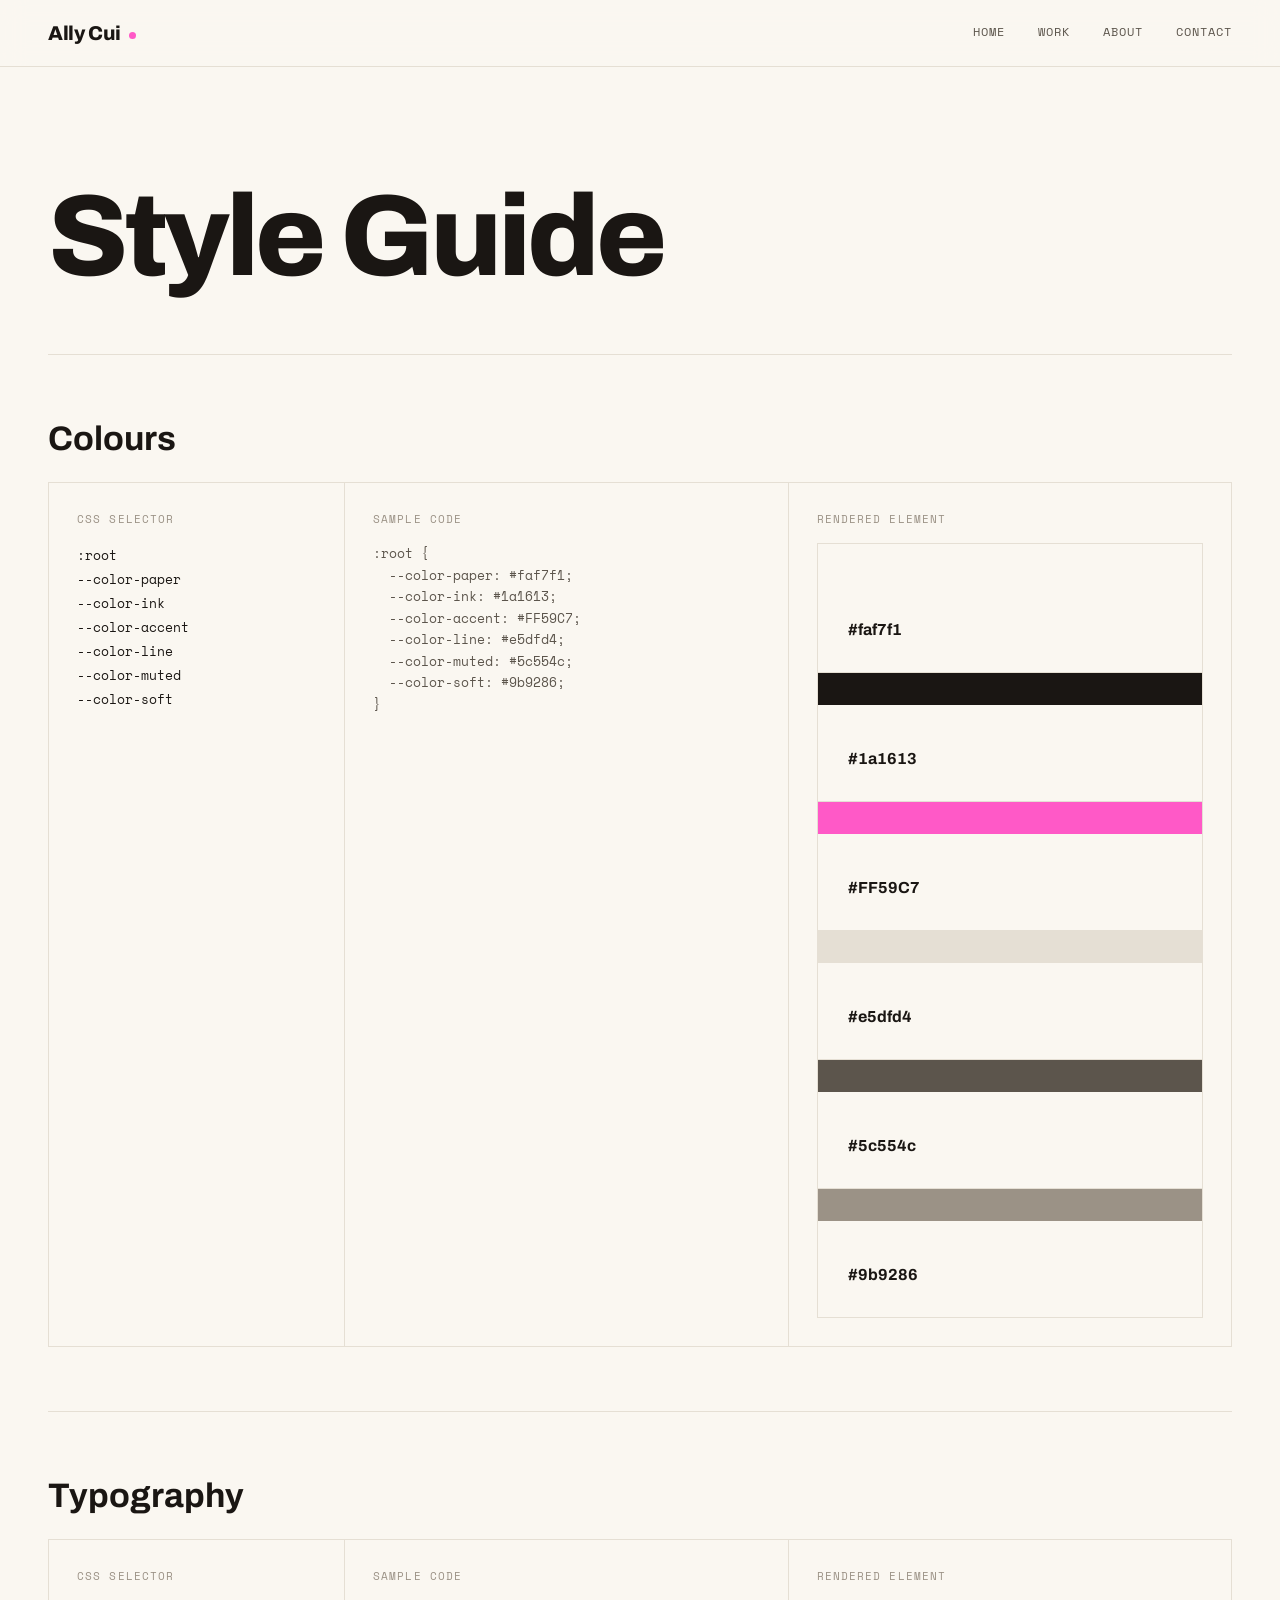
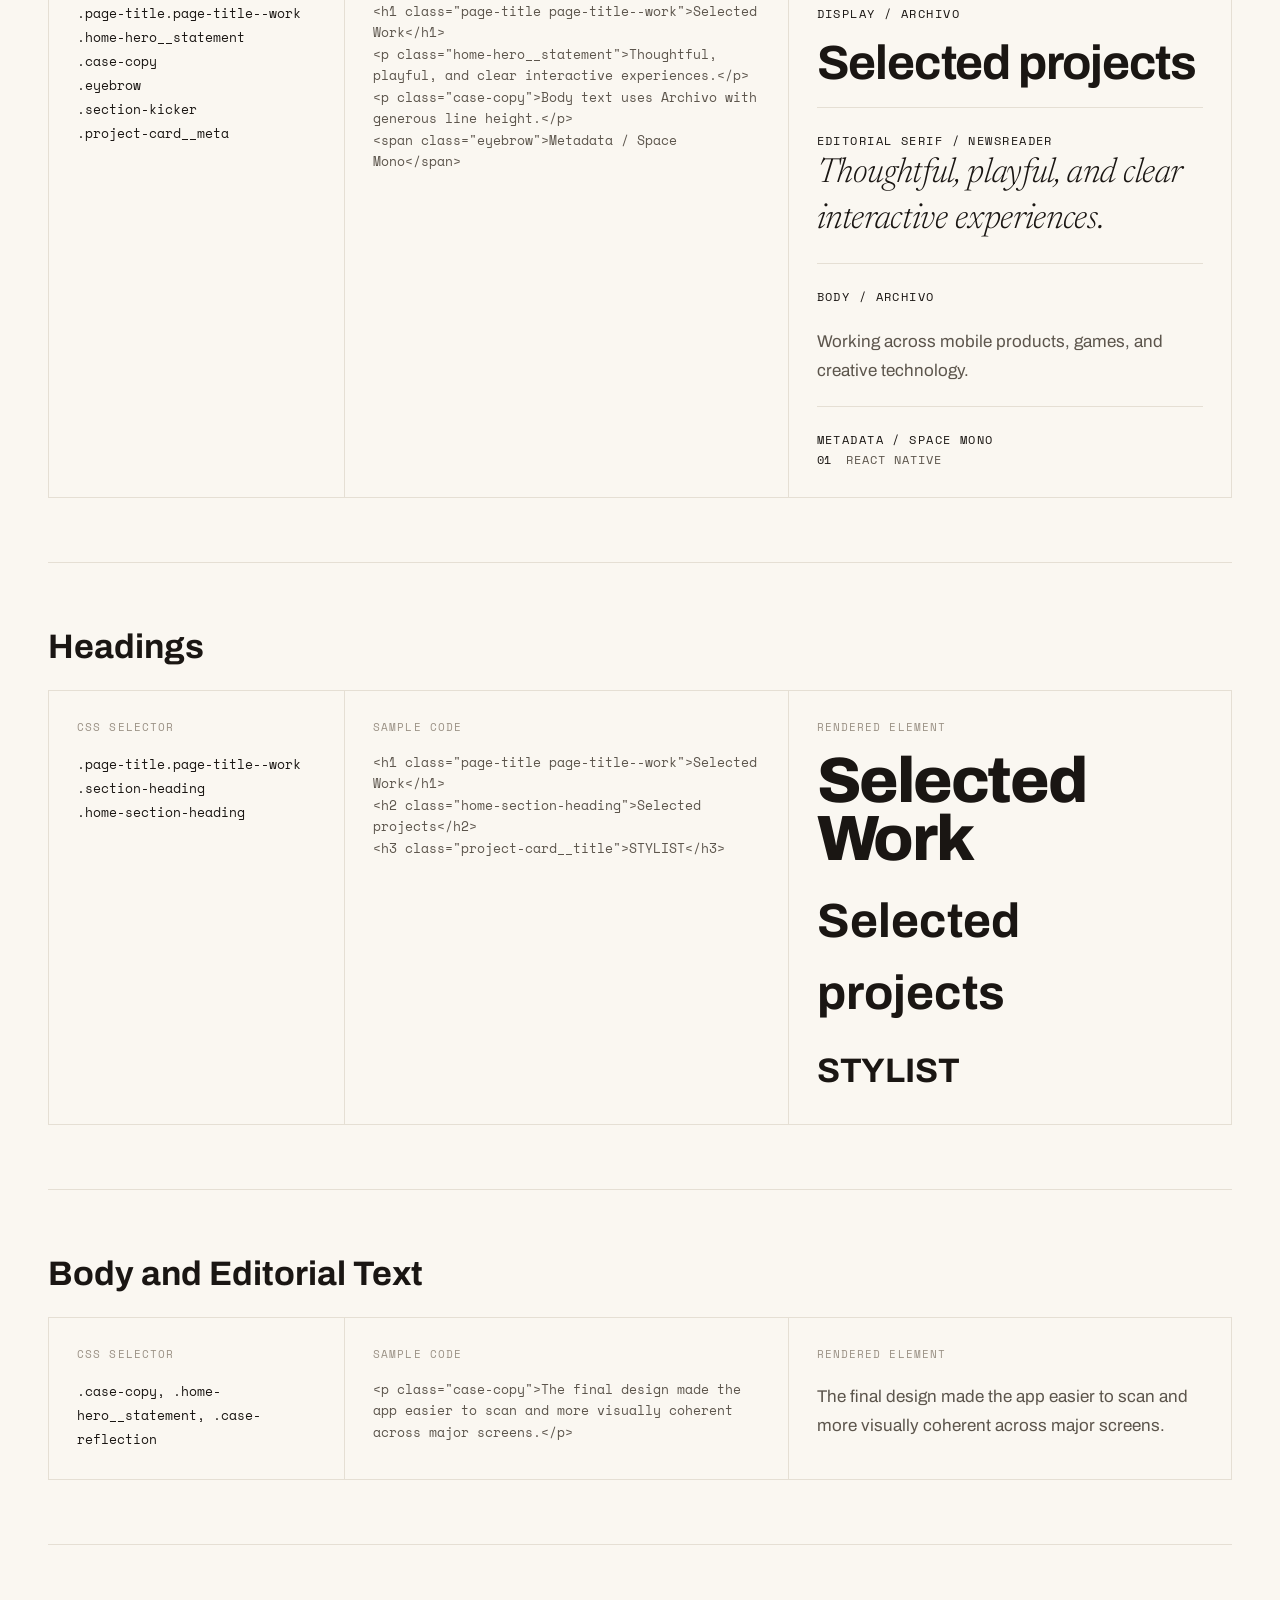
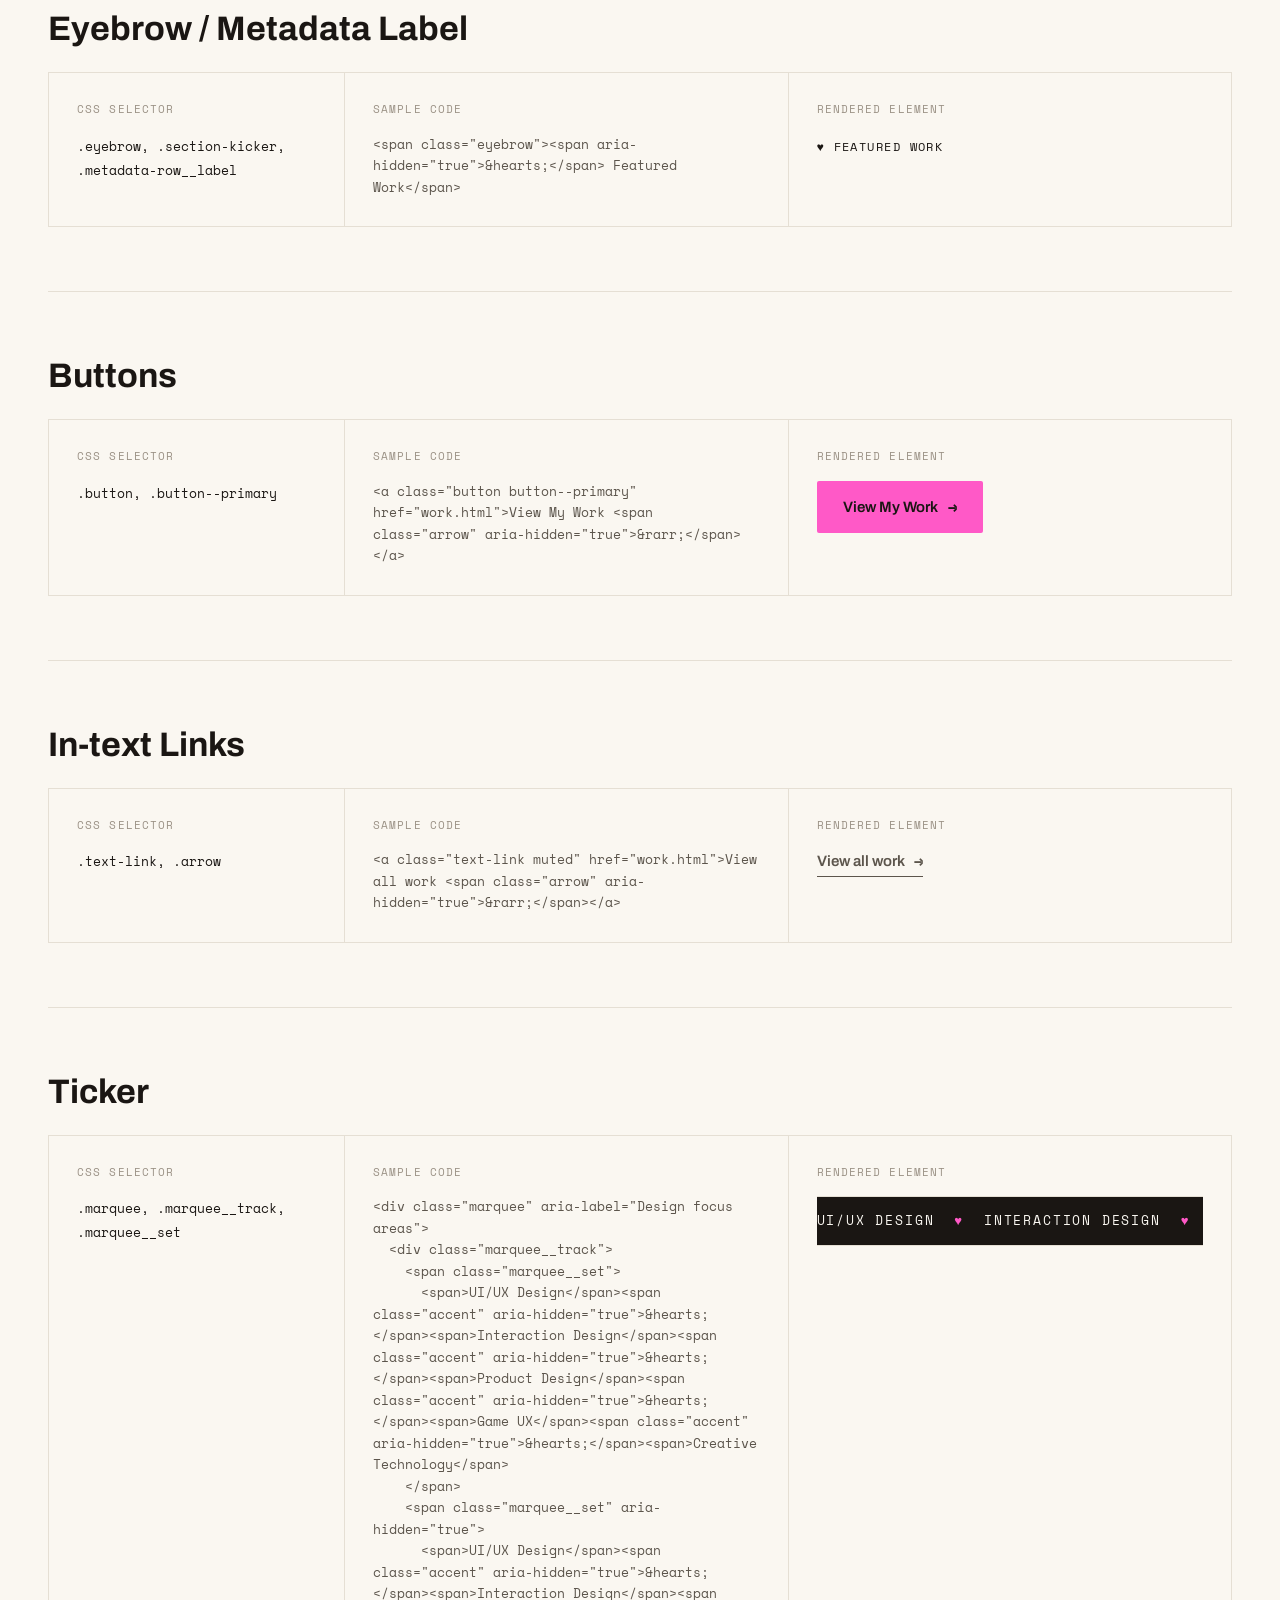
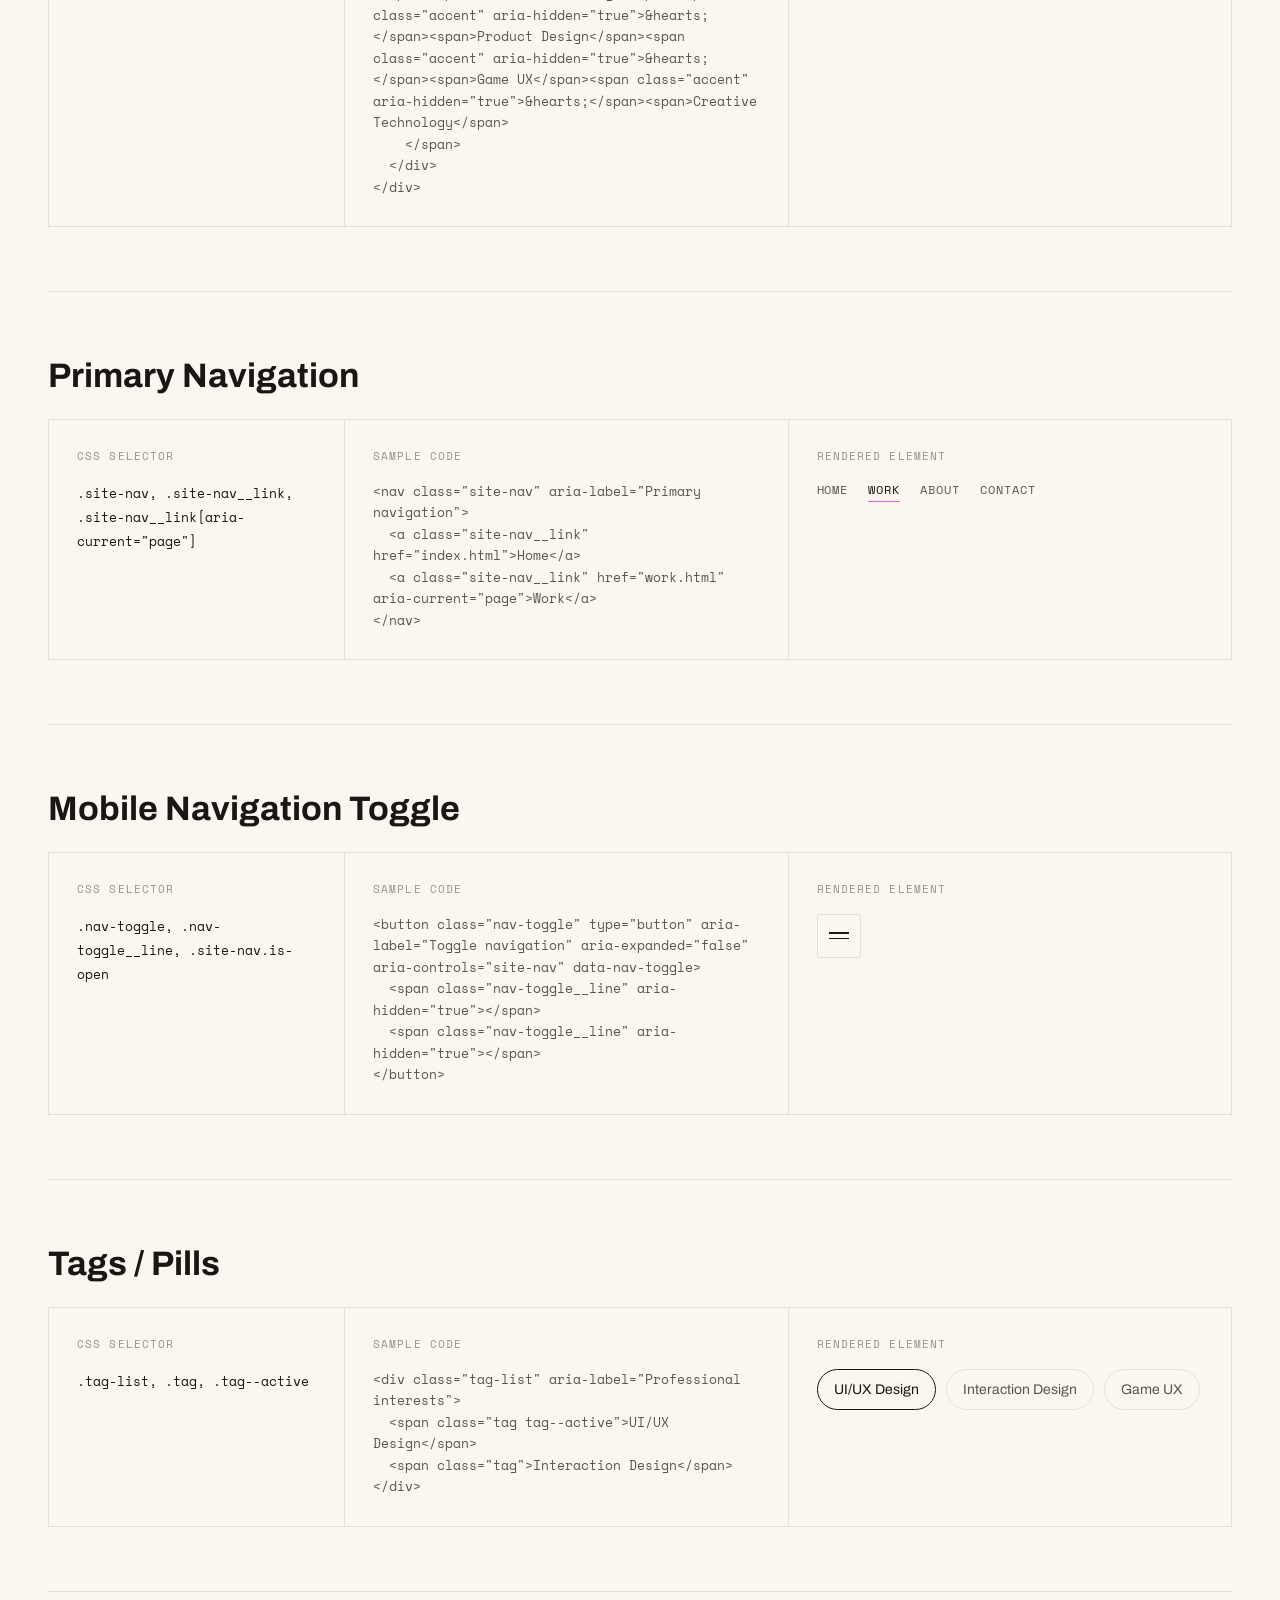
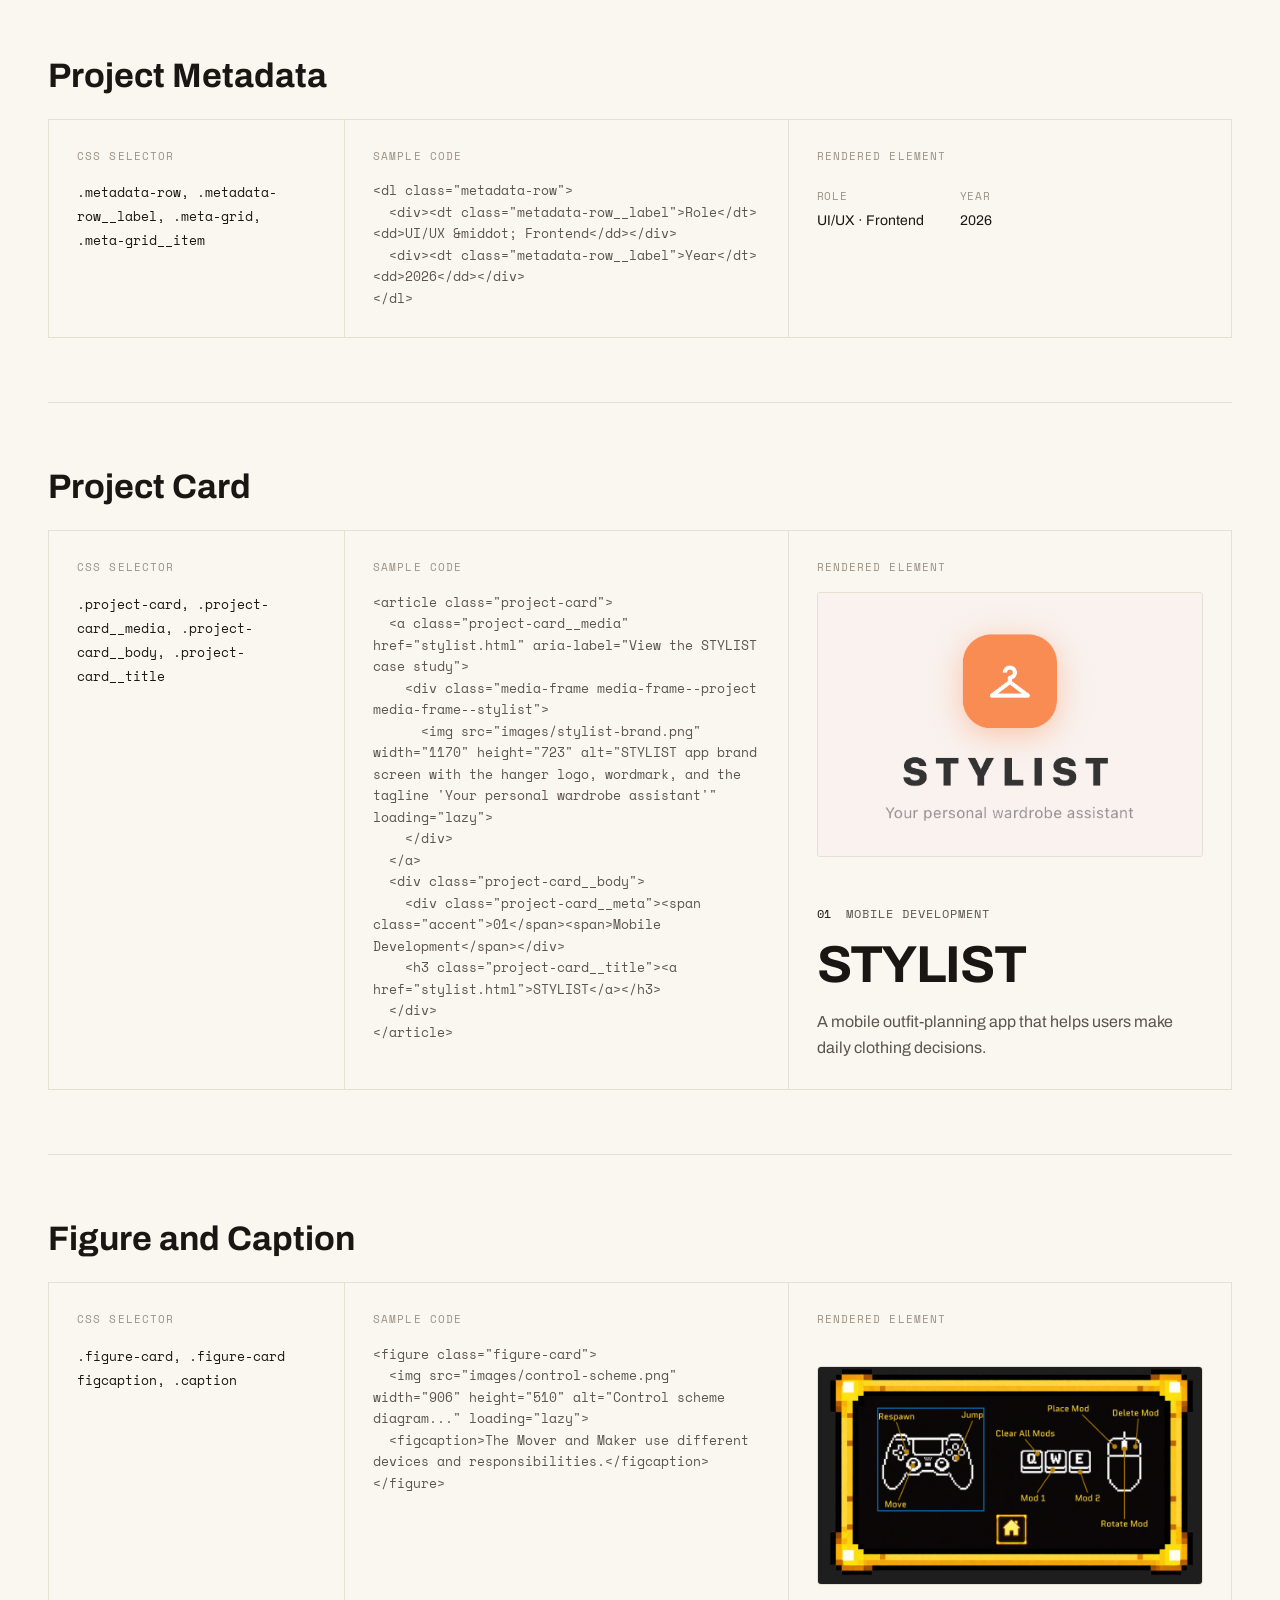
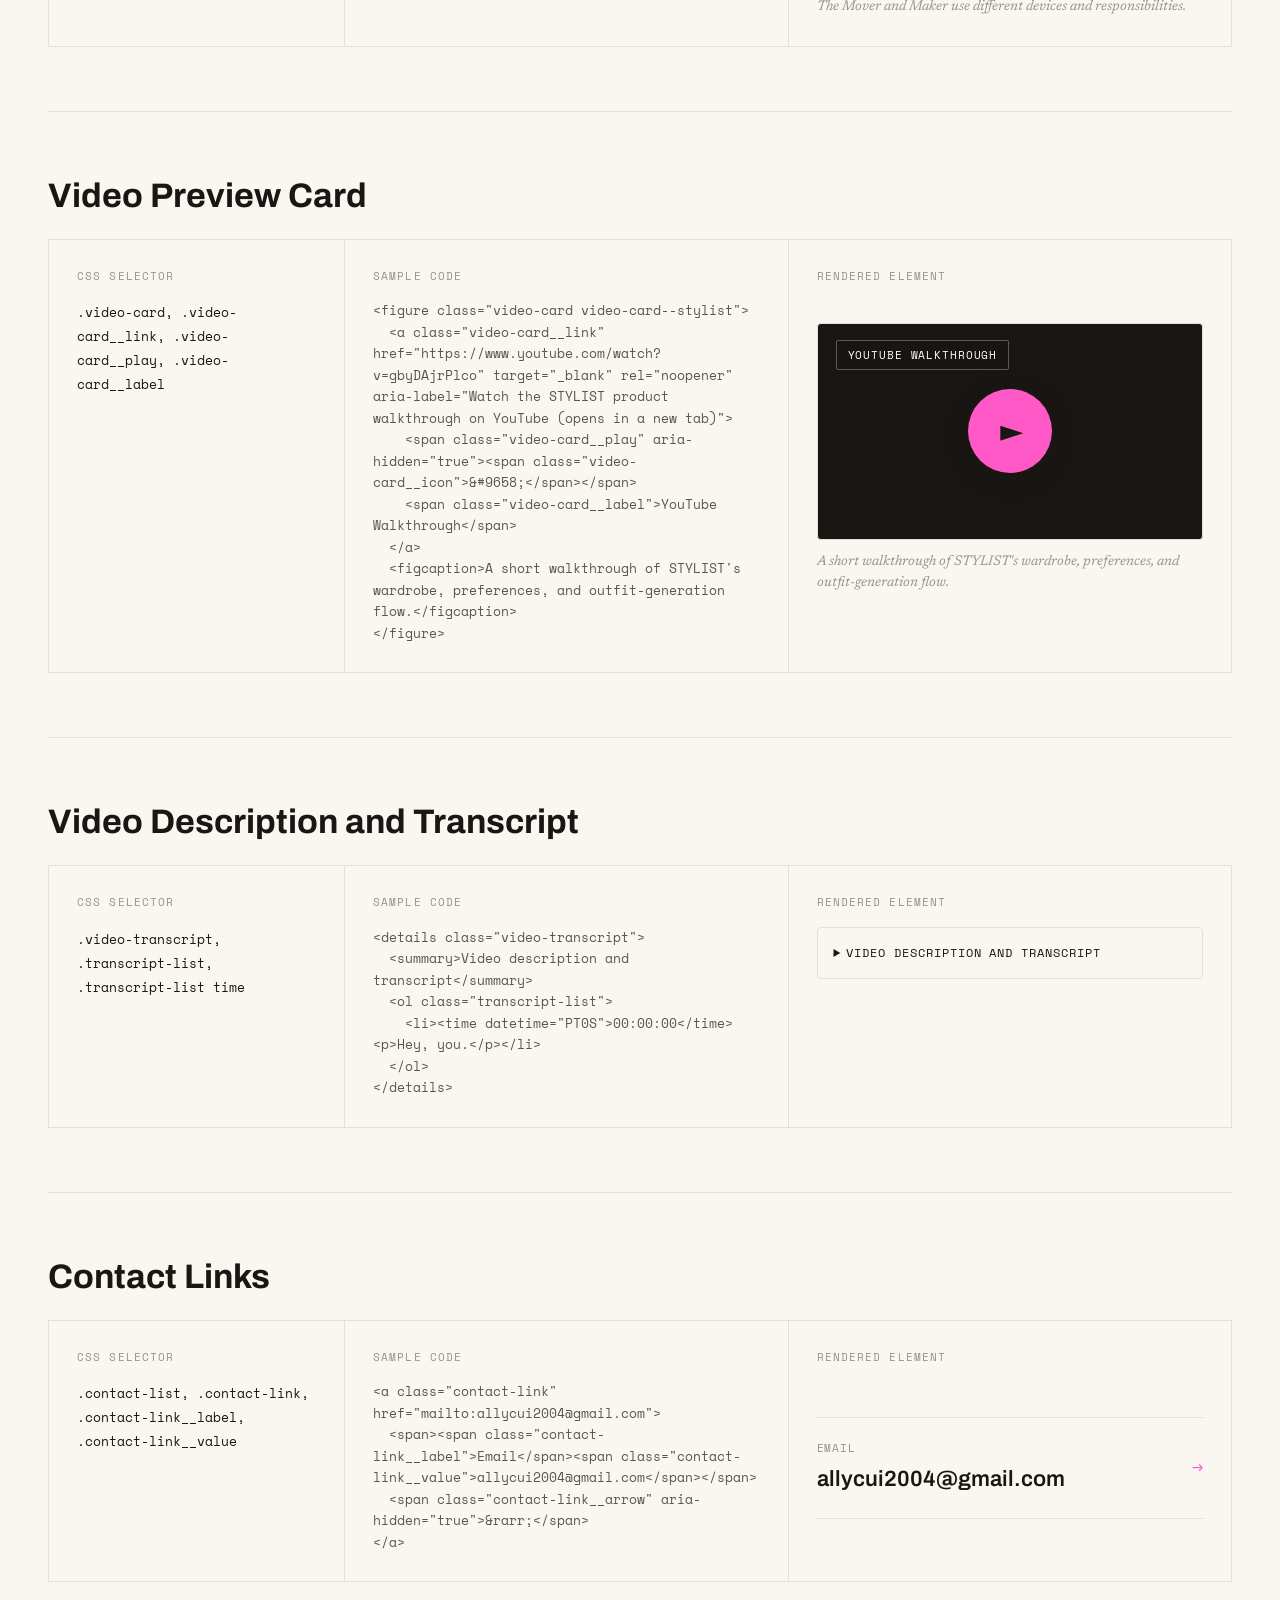
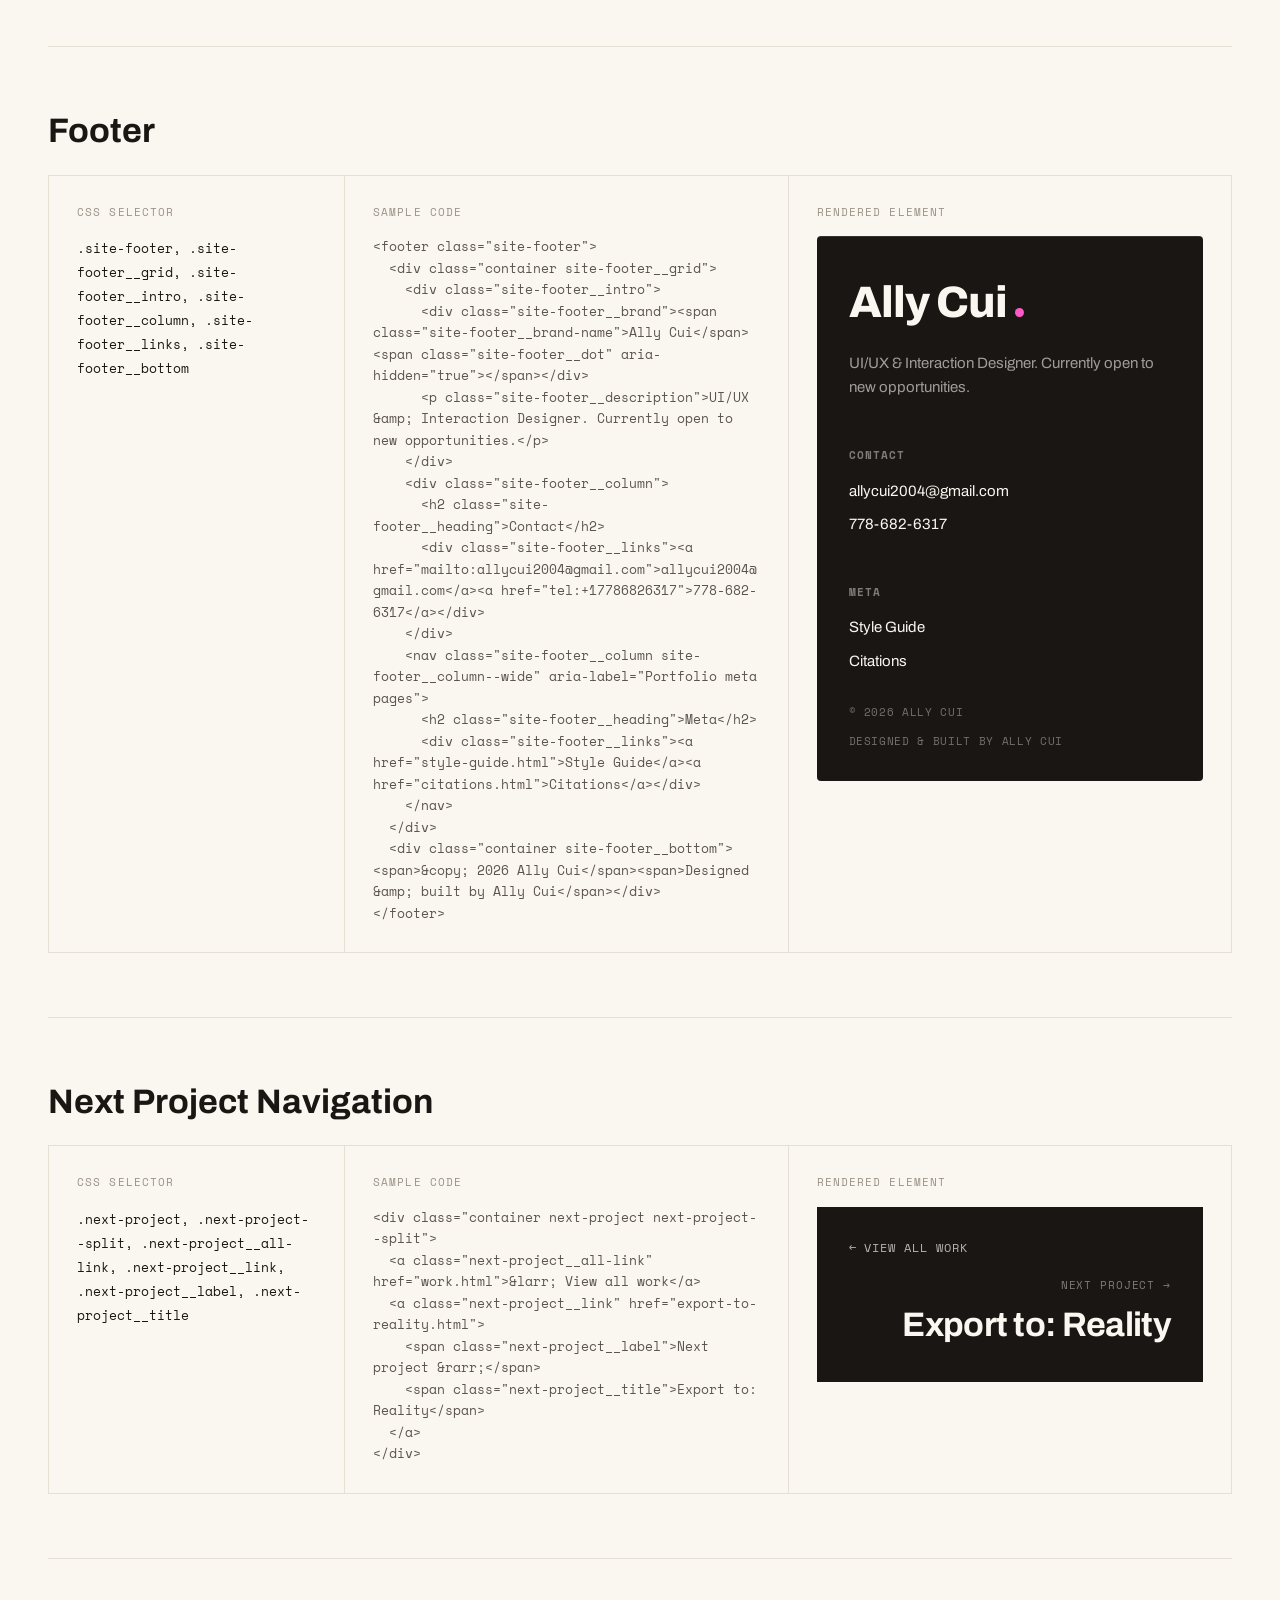
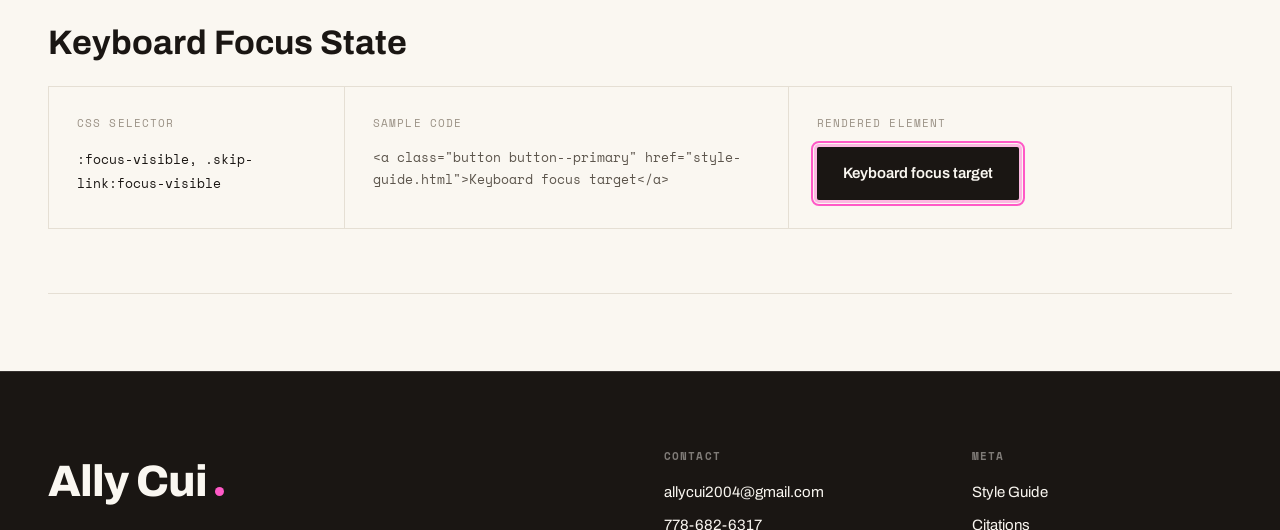
<file: style-guide.html>
<!DOCTYPE html>
<html lang="en">
<head>
  <meta charset="utf-8">
  <meta name="viewport" content="width=device-width, initial-scale=1">
  <title>Style Guide | Ally Cui</title>
  <meta name="description" content="Live style guide for Ally Cui's portfolio, documenting the real colours, typography, and component system.">
  <link rel="preconnect" href="https://fonts.googleapis.com">
  <link rel="preconnect" href="https://fonts.gstatic.com" crossorigin>
  <link href="https://fonts.googleapis.com/css2?family=Archivo:wght@400;500;600;700;800;900&family=Newsreader:ital,opsz,wght@0,6..72,300;0,6..72,400;1,6..72,300;1,6..72,400&family=Space+Mono:wght@400;700&display=swap" rel="stylesheet">
  <link rel="stylesheet" href="css/variables.css">
  <link rel="stylesheet" href="css/base.css">
  <link rel="stylesheet" href="css/components.css">
  <link rel="stylesheet" href="css/layout.css">
  <link rel="stylesheet" href="css/pages/style-guide.css">
  <link rel="stylesheet" href="css/responsive.css">
  <script src="js/main.js" defer></script>
</head>
<body>
  <a class="skip-link" href="#main-content">Skip to content</a>

  <div class="site-shell">
    <!-- Shared site header -->
    <header class="site-header">
      <div class="site-header__inner container">
        <a class="brand" href="index.html" aria-label="Ally Cui home">
          <span class="brand__name">Ally Cui</span>
          <span class="brand__dot" aria-hidden="true"></span>
        </a>

        <button class="nav-toggle" type="button" aria-label="Toggle navigation" aria-expanded="false" aria-controls="site-nav" data-nav-toggle>
          <span class="nav-toggle__line" aria-hidden="true"></span>
          <span class="nav-toggle__line" aria-hidden="true"></span>
        </button>

        <nav class="site-nav" id="site-nav" aria-label="Primary navigation" data-site-nav>
          <a class="site-nav__link" href="index.html">Home</a>
          <a class="site-nav__link" href="work.html">Work</a>
          <a class="site-nav__link" href="about.html">About</a>
          <a class="site-nav__link" href="contact.html">Contact</a>
        </nav>
      </div>
    </header>

    <!-- Main content -->
    <main class="main-content" id="main-content">
      <!-- Style guide hero -->
      <section class="style-hero container" aria-labelledby="style-guide-title">
        <h1 class="page-title page-title--work" id="style-guide-title">Style Guide</h1>
      </section>

      <!-- Component documentation -->
      <section class="style-components container" aria-label="Style guide documentation">
        <article class="style-component" id="component-colours">
          <h2 class="style-component__title" id="colours-title">Colours</h2>
        <div class="style-doc-grid">
          <div class="style-doc-cell"><p class="style-doc-label">CSS Selector</p><code>:root<br>--color-paper<br>--color-ink<br>--color-accent<br>--color-line<br>--color-muted<br>--color-soft</code></div>
          <div class="style-doc-cell"><p class="style-doc-label">Sample Code</p><pre><code>:root {
  --color-paper: #faf7f1;
  --color-ink: #1a1613;
  --color-accent: #FF59C7;
  --color-line: #e5dfd4;
  --color-muted: #5c554c;
  --color-soft: #9b9286;
}</code></pre></div>
          <div class="style-doc-cell">
            <p class="style-doc-label">Rendered Element</p>
            <div class="style-swatch-list">
              <div class="style-swatch style-swatch--paper"><span class="style-swatch__token"></span><strong>#faf7f1</strong></div>
              <div class="style-swatch style-swatch--ink"><span class="style-swatch__token"></span><strong>#1a1613</strong></div>
              <div class="style-swatch style-swatch--accent"><span class="style-swatch__token"></span><strong>#FF59C7</strong></div>
              <div class="style-swatch style-swatch--line"><span class="style-swatch__token"></span><strong>#e5dfd4</strong></div>
              <div class="style-swatch style-swatch--muted"><span class="style-swatch__token"></span><strong>#5c554c</strong></div>
              <div class="style-swatch style-swatch--soft"><span class="style-swatch__token"></span><strong>#9b9286</strong></div>
            </div>
          </div>
        </div>
        </article>

        <article class="style-component" id="component-typography">
          <h2 class="style-component__title" id="typography-title">Typography</h2>
        <div class="style-doc-grid">
          <div class="style-doc-cell"><p class="style-doc-label">CSS Selector</p><code>.page-title.page-title--work<br>.home-hero__statement<br>.case-copy<br>.eyebrow<br>.section-kicker<br>.project-card__meta</code></div>
          <div class="style-doc-cell"><p class="style-doc-label">Sample Code</p><pre><code>&lt;h1 class="page-title page-title--work"&gt;Selected Work&lt;/h1&gt;
&lt;p class="home-hero__statement"&gt;Thoughtful, playful, and clear interactive experiences.&lt;/p&gt;
&lt;p class="case-copy"&gt;Body text uses Archivo with generous line height.&lt;/p&gt;
&lt;span class="eyebrow"&gt;Metadata / Space Mono&lt;/span&gt;</code></pre></div>
          <div class="style-doc-cell">
            <p class="style-doc-label">Rendered Element</p>
            <div class="style-type-stack">
              <div><span class="eyebrow">Display / Archivo</span><p class="home-section-heading">Selected projects</p></div>
              <div><span class="eyebrow">Editorial serif / Newsreader</span><p class="home-hero__statement">Thoughtful, playful, and clear interactive experiences.</p></div>
              <div><span class="eyebrow">Body / Archivo</span><p class="case-copy">Working across mobile products, games, and creative technology.</p></div>
              <div><span class="eyebrow">Metadata / Space Mono</span><p class="project-card__meta"><span class="accent">01</span><span>React Native</span></p></div>
            </div>
          </div>
        </div>
        </article>

        <article class="style-component" id="component-headings">
          <h2 class="style-component__title">Headings</h2>
          <div class="style-doc-grid">
            <div class="style-doc-cell"><p class="style-doc-label">CSS Selector</p><code>.page-title.page-title--work<br>.section-heading<br>.home-section-heading</code></div>
            <div class="style-doc-cell"><p class="style-doc-label">Sample Code</p><pre><code>&lt;h1 class="page-title page-title--work"&gt;Selected Work&lt;/h1&gt;
&lt;h2 class="home-section-heading"&gt;Selected projects&lt;/h2&gt;
&lt;h3 class="project-card__title"&gt;STYLIST&lt;/h3&gt;</code></pre></div>
            <div class="style-doc-cell"><p class="style-doc-label">Rendered Element</p><div class="style-heading-demo"><div class="page-title page-title--work" aria-hidden="true">Selected Work</div><h2>Selected projects</h2><h3>STYLIST</h3></div></div>
          </div>
        </article>

        <article class="style-component" id="component-body-text">
          <h2 class="style-component__title">Body and Editorial Text</h2>
          <div class="style-doc-grid">
            <div class="style-doc-cell"><p class="style-doc-label">CSS Selector</p><code>.case-copy, .home-hero__statement, .case-reflection</code></div>
            <div class="style-doc-cell"><p class="style-doc-label">Sample Code</p><pre><code>&lt;p class="case-copy"&gt;The final design made the app easier to scan and more visually coherent across major screens.&lt;/p&gt;</code></pre></div>
            <div class="style-doc-cell"><p class="style-doc-label">Rendered Element</p><p class="case-copy">The final design made the app easier to scan and more visually coherent across major screens.</p></div>
          </div>
        </article>

        <article class="style-component" id="component-eyebrow">
          <h2 class="style-component__title">Eyebrow / Metadata Label</h2>
          <div class="style-doc-grid">
            <div class="style-doc-cell"><p class="style-doc-label">CSS Selector</p><code>.eyebrow, .section-kicker, .metadata-row__label</code></div>
            <div class="style-doc-cell"><p class="style-doc-label">Sample Code</p><pre><code>&lt;span class="eyebrow"&gt;&lt;span aria-hidden="true"&gt;&amp;hearts;&lt;/span&gt; Featured Work&lt;/span&gt;</code></pre></div>
            <div class="style-doc-cell"><p class="style-doc-label">Rendered Element</p><span class="eyebrow"><span aria-hidden="true">&hearts;</span> Featured Work</span></div>
          </div>
        </article>

        <article class="style-component" id="component-buttons">
          <h2 class="style-component__title">Buttons</h2>
          <div class="style-doc-grid">
            <div class="style-doc-cell"><p class="style-doc-label">CSS Selector</p><code>.button, .button--primary</code></div>
            <div class="style-doc-cell"><p class="style-doc-label">Sample Code</p><pre><code>&lt;a class="button button--primary" href="work.html"&gt;View My Work &lt;span class="arrow" aria-hidden="true"&gt;&amp;rarr;&lt;/span&gt;&lt;/a&gt;</code></pre></div>
            <div class="style-doc-cell"><p class="style-doc-label">Rendered Element</p><div class="button-row"><a class="button button--primary" href="work.html">View My Work <span class="arrow" aria-hidden="true">&rarr;</span></a></div></div>
          </div>
        </article>

        <article class="style-component" id="component-text-links">
          <h2 class="style-component__title">In-text Links</h2>
          <div class="style-doc-grid">
            <div class="style-doc-cell"><p class="style-doc-label">CSS Selector</p><code>.text-link, .arrow</code></div>
            <div class="style-doc-cell"><p class="style-doc-label">Sample Code</p><pre><code>&lt;a class="text-link muted" href="work.html"&gt;View all work &lt;span class="arrow" aria-hidden="true"&gt;&amp;rarr;&lt;/span&gt;&lt;/a&gt;</code></pre></div>
            <div class="style-doc-cell"><p class="style-doc-label">Rendered Element</p><a class="text-link muted" href="work.html">View all work <span class="arrow" aria-hidden="true">&rarr;</span></a></div>
          </div>
        </article>

        <article class="style-component" id="component-marquee">
          <h2 class="style-component__title">Ticker</h2>
          <div class="style-doc-grid">
            <div class="style-doc-cell"><p class="style-doc-label">CSS Selector</p><code>.marquee, .marquee__track, .marquee__set</code></div>
            <div class="style-doc-cell"><p class="style-doc-label">Sample Code</p><pre><code>&lt;div class="marquee" aria-label="Design focus areas"&gt;
  &lt;div class="marquee__track"&gt;
    &lt;span class="marquee__set"&gt;
      &lt;span&gt;UI/UX Design&lt;/span&gt;&lt;span class="accent" aria-hidden="true"&gt;&amp;hearts;&lt;/span&gt;&lt;span&gt;Interaction Design&lt;/span&gt;&lt;span class="accent" aria-hidden="true"&gt;&amp;hearts;&lt;/span&gt;&lt;span&gt;Product Design&lt;/span&gt;&lt;span class="accent" aria-hidden="true"&gt;&amp;hearts;&lt;/span&gt;&lt;span&gt;Game UX&lt;/span&gt;&lt;span class="accent" aria-hidden="true"&gt;&amp;hearts;&lt;/span&gt;&lt;span&gt;Creative Technology&lt;/span&gt;
    &lt;/span&gt;
    &lt;span class="marquee__set" aria-hidden="true"&gt;
      &lt;span&gt;UI/UX Design&lt;/span&gt;&lt;span class="accent" aria-hidden="true"&gt;&amp;hearts;&lt;/span&gt;&lt;span&gt;Interaction Design&lt;/span&gt;&lt;span class="accent" aria-hidden="true"&gt;&amp;hearts;&lt;/span&gt;&lt;span&gt;Product Design&lt;/span&gt;&lt;span class="accent" aria-hidden="true"&gt;&amp;hearts;&lt;/span&gt;&lt;span&gt;Game UX&lt;/span&gt;&lt;span class="accent" aria-hidden="true"&gt;&amp;hearts;&lt;/span&gt;&lt;span&gt;Creative Technology&lt;/span&gt;
    &lt;/span&gt;
  &lt;/div&gt;
&lt;/div&gt;</code></pre></div>
            <div class="style-doc-cell"><p class="style-doc-label">Rendered Element</p><div class="marquee style-marquee-demo" aria-hidden="true"><div class="marquee__track"><span class="marquee__set"><span>UI/UX Design</span><span class="accent" aria-hidden="true">&hearts;</span><span>Interaction Design</span><span class="accent" aria-hidden="true">&hearts;</span><span>Product Design</span><span class="accent" aria-hidden="true">&hearts;</span><span>Game UX</span><span class="accent" aria-hidden="true">&hearts;</span><span>Creative Technology</span></span><span class="marquee__set" aria-hidden="true"><span>UI/UX Design</span><span class="accent" aria-hidden="true">&hearts;</span><span>Interaction Design</span><span class="accent" aria-hidden="true">&hearts;</span><span>Product Design</span><span class="accent" aria-hidden="true">&hearts;</span><span>Game UX</span><span class="accent" aria-hidden="true">&hearts;</span><span>Creative Technology</span></span></div></div></div>
          </div>
        </article>

        <article class="style-component" id="component-primary-nav">
          <h2 class="style-component__title">Primary Navigation</h2>
          <div class="style-doc-grid">
            <div class="style-doc-cell"><p class="style-doc-label">CSS Selector</p><code>.site-nav, .site-nav__link, .site-nav__link[aria-current="page"]</code></div>
            <div class="style-doc-cell"><p class="style-doc-label">Sample Code</p><pre><code>&lt;nav class="site-nav" aria-label="Primary navigation"&gt;
  &lt;a class="site-nav__link" href="index.html"&gt;Home&lt;/a&gt;
  &lt;a class="site-nav__link" href="work.html" aria-current="page"&gt;Work&lt;/a&gt;
&lt;/nav&gt;</code></pre></div>
            <div class="style-doc-cell"><p class="style-doc-label">Rendered Element</p><nav class="site-nav style-nav-demo" aria-label="Style guide primary navigation example"><a class="site-nav__link" href="index.html">Home</a><a class="site-nav__link" href="work.html" aria-current="page">Work</a><a class="site-nav__link" href="about.html">About</a><a class="site-nav__link" href="contact.html">Contact</a></nav></div>
          </div>
        </article>

        <article class="style-component" id="component-mobile-toggle">
          <h2 class="style-component__title">Mobile Navigation Toggle</h2>
          <div class="style-doc-grid">
            <div class="style-doc-cell"><p class="style-doc-label">CSS Selector</p><code>.nav-toggle, .nav-toggle__line, .site-nav.is-open</code></div>
            <div class="style-doc-cell"><p class="style-doc-label">Sample Code</p><pre><code>&lt;button class="nav-toggle" type="button" aria-label="Toggle navigation" aria-expanded="false" aria-controls="site-nav" data-nav-toggle&gt;
  &lt;span class="nav-toggle__line" aria-hidden="true"&gt;&lt;/span&gt;
  &lt;span class="nav-toggle__line" aria-hidden="true"&gt;&lt;/span&gt;
&lt;/button&gt;</code></pre></div>
            <div class="style-doc-cell"><p class="style-doc-label">Rendered Element</p><button class="nav-toggle style-toggle-demo" type="button" aria-label="Toggle navigation example" aria-expanded="false" aria-controls="site-nav" data-nav-toggle><span class="nav-toggle__line" aria-hidden="true"></span><span class="nav-toggle__line" aria-hidden="true"></span></button></div>
          </div>
        </article>

        <article class="style-component" id="component-tags">
          <h2 class="style-component__title">Tags / Pills</h2>
          <div class="style-doc-grid">
            <div class="style-doc-cell"><p class="style-doc-label">CSS Selector</p><code>.tag-list, .tag, .tag--active</code></div>
            <div class="style-doc-cell"><p class="style-doc-label">Sample Code</p><pre><code>&lt;div class="tag-list" aria-label="Professional interests"&gt;
  &lt;span class="tag tag--active"&gt;UI/UX Design&lt;/span&gt;
  &lt;span class="tag"&gt;Interaction Design&lt;/span&gt;
&lt;/div&gt;</code></pre></div>
            <div class="style-doc-cell"><p class="style-doc-label">Rendered Element</p><div class="tag-list" aria-hidden="true"><span class="tag tag--active">UI/UX Design</span><span class="tag">Interaction Design</span><span class="tag">Game UX</span></div></div>
          </div>
        </article>

        <article class="style-component" id="component-metadata">
          <h2 class="style-component__title">Project Metadata</h2>
          <div class="style-doc-grid">
            <div class="style-doc-cell"><p class="style-doc-label">CSS Selector</p><code>.metadata-row, .metadata-row__label, .meta-grid, .meta-grid__item</code></div>
            <div class="style-doc-cell"><p class="style-doc-label">Sample Code</p><pre><code>&lt;dl class="metadata-row"&gt;
  &lt;div&gt;&lt;dt class="metadata-row__label"&gt;Role&lt;/dt&gt;&lt;dd&gt;UI/UX &amp;middot; Frontend&lt;/dd&gt;&lt;/div&gt;
  &lt;div&gt;&lt;dt class="metadata-row__label"&gt;Year&lt;/dt&gt;&lt;dd&gt;2026&lt;/dd&gt;&lt;/div&gt;
&lt;/dl&gt;</code></pre></div>
            <div class="style-doc-cell"><p class="style-doc-label">Rendered Element</p><dl class="metadata-row"><div><dt class="metadata-row__label">Role</dt><dd>UI/UX &middot; Frontend</dd></div><div><dt class="metadata-row__label">Year</dt><dd>2026</dd></div></dl></div>
          </div>
        </article>

        <article class="style-component" id="component-project-card">
          <h2 class="style-component__title">Project Card</h2>
          <div class="style-doc-grid">
            <div class="style-doc-cell"><p class="style-doc-label">CSS Selector</p><code>.project-card, .project-card__media, .project-card__body, .project-card__title</code></div>
            <div class="style-doc-cell"><p class="style-doc-label">Sample Code</p><pre><code>&lt;article class="project-card"&gt;
  &lt;a class="project-card__media" href="stylist.html" aria-label="View the STYLIST case study"&gt;
    &lt;div class="media-frame media-frame--project media-frame--stylist"&gt;
      &lt;img src="images/stylist-brand.png" width="1170" height="723" alt="STYLIST app brand screen with the hanger logo, wordmark, and the tagline 'Your personal wardrobe assistant'" loading="lazy"&gt;
    &lt;/div&gt;
  &lt;/a&gt;
  &lt;div class="project-card__body"&gt;
    &lt;div class="project-card__meta"&gt;&lt;span class="accent"&gt;01&lt;/span&gt;&lt;span&gt;Mobile Development&lt;/span&gt;&lt;/div&gt;
    &lt;h3 class="project-card__title"&gt;&lt;a href="stylist.html"&gt;STYLIST&lt;/a&gt;&lt;/h3&gt;
  &lt;/div&gt;
&lt;/article&gt;</code></pre></div>
            <div class="style-doc-cell"><p class="style-doc-label">Rendered Element</p><article class="project-card style-card-demo"><a class="project-card__media" href="stylist.html" aria-label="View the STYLIST case study"><div class="media-frame media-frame--project media-frame--stylist"><img src="images/stylist-brand.png" width="1170" height="723" alt="STYLIST app brand screen with the hanger logo, wordmark, and the tagline 'Your personal wardrobe assistant'" loading="lazy"></div></a><div class="project-card__body"><div class="project-card__meta"><span class="accent">01</span><span>Mobile Development</span></div><h3 class="project-card__title"><a href="stylist.html">STYLIST</a></h3><p class="project-card__description">A mobile outfit-planning app that helps users make daily clothing decisions.</p></div></article></div>
          </div>
        </article>

        <article class="style-component" id="component-figure">
          <h2 class="style-component__title">Figure and Caption</h2>
          <div class="style-doc-grid">
            <div class="style-doc-cell"><p class="style-doc-label">CSS Selector</p><code>.figure-card, .figure-card figcaption, .caption</code></div>
            <div class="style-doc-cell"><p class="style-doc-label">Sample Code</p><pre><code>&lt;figure class="figure-card"&gt;
  &lt;img src="images/control-scheme.png" width="906" height="510" alt="Control scheme diagram..." loading="lazy"&gt;
  &lt;figcaption&gt;The Mover and Maker use different devices and responsibilities.&lt;/figcaption&gt;
&lt;/figure&gt;</code></pre></div>
            <div class="style-doc-cell"><p class="style-doc-label">Rendered Element</p><figure class="figure-card"><img src="images/control-scheme.png" width="906" height="510" alt="Control scheme diagram for the Mover and Maker controls" loading="lazy"><figcaption>The Mover and Maker use different devices and responsibilities.</figcaption></figure></div>
          </div>
        </article>

        <article class="style-component" id="component-video">
          <h2 class="style-component__title">Video Preview Card</h2>
          <div class="style-doc-grid">
            <div class="style-doc-cell"><p class="style-doc-label">CSS Selector</p><code>.video-card, .video-card__link, .video-card__play, .video-card__label</code></div>
            <div class="style-doc-cell"><p class="style-doc-label">Sample Code</p><pre><code>&lt;figure class="video-card video-card--stylist"&gt;
  &lt;a class="video-card__link" href="https://www.youtube.com/watch?v=gbyDAjrPlco" target="_blank" rel="noopener" aria-label="Watch the STYLIST product walkthrough on YouTube (opens in a new tab)"&gt;
    &lt;span class="video-card__play" aria-hidden="true"&gt;&lt;span class="video-card__icon"&gt;&amp;#9658;&lt;/span&gt;&lt;/span&gt;
    &lt;span class="video-card__label"&gt;YouTube Walkthrough&lt;/span&gt;
  &lt;/a&gt;
  &lt;figcaption&gt;A short walkthrough of STYLIST's wardrobe, preferences, and outfit-generation flow.&lt;/figcaption&gt;
&lt;/figure&gt;</code></pre></div>
            <div class="style-doc-cell"><p class="style-doc-label">Rendered Element</p><figure class="video-card video-card--stylist"><a class="video-card__link" href="https://www.youtube.com/watch?v=gbyDAjrPlco" target="_blank" rel="noopener" aria-label="Watch the STYLIST product walkthrough on YouTube (opens in a new tab)"><span class="video-card__play" aria-hidden="true"><span class="video-card__icon">&#9658;</span></span><span class="video-card__label">YouTube Walkthrough</span></a><figcaption>A short walkthrough of STYLIST's wardrobe, preferences, and outfit-generation flow.</figcaption></figure></div>
          </div>
        </article>

        <article class="style-component" id="component-transcript">
          <h2 class="style-component__title">Video Description and Transcript</h2>
          <div class="style-doc-grid">
            <div class="style-doc-cell"><p class="style-doc-label">CSS Selector</p><code>.video-transcript, .transcript-list, .transcript-list time</code></div>
            <div class="style-doc-cell"><p class="style-doc-label">Sample Code</p><pre><code>&lt;details class="video-transcript"&gt;
  &lt;summary&gt;Video description and transcript&lt;/summary&gt;
  &lt;ol class="transcript-list"&gt;
    &lt;li&gt;&lt;time datetime="PT0S"&gt;00:00:00&lt;/time&gt;&lt;p&gt;Hey, you.&lt;/p&gt;&lt;/li&gt;
  &lt;/ol&gt;
&lt;/details&gt;</code></pre></div>
            <div class="style-doc-cell"><p class="style-doc-label">Rendered Element</p><details class="video-transcript"><summary>Video description and transcript</summary><ol class="transcript-list"><li><time datetime="PT0S">00:00:00</time><p>Hey, you.</p></li></ol></details></div>
          </div>
        </article>

        <article class="style-component" id="component-contact">
          <h2 class="style-component__title">Contact Links</h2>
          <div class="style-doc-grid">
            <div class="style-doc-cell"><p class="style-doc-label">CSS Selector</p><code>.contact-list, .contact-link, .contact-link__label, .contact-link__value</code></div>
            <div class="style-doc-cell"><p class="style-doc-label">Sample Code</p><pre><code>&lt;a class="contact-link" href="mailto:allycui2004@gmail.com"&gt;
  &lt;span&gt;&lt;span class="contact-link__label"&gt;Email&lt;/span&gt;&lt;span class="contact-link__value"&gt;allycui2004@gmail.com&lt;/span&gt;&lt;/span&gt;
  &lt;span class="contact-link__arrow" aria-hidden="true"&gt;&amp;rarr;&lt;/span&gt;
&lt;/a&gt;</code></pre></div>
            <div class="style-doc-cell"><p class="style-doc-label">Rendered Element</p><div class="contact-list"><a class="contact-link" href="mailto:allycui2004@gmail.com"><span><span class="contact-link__label">Email</span><span class="contact-link__value">allycui2004@gmail.com</span></span><span class="contact-link__arrow" aria-hidden="true">&rarr;</span></a></div></div>
          </div>
        </article>

        <article class="style-component" id="component-footer">
          <h2 class="style-component__title">Footer</h2>
          <div class="style-doc-grid">
            <div class="style-doc-cell"><p class="style-doc-label">CSS Selector</p><code>.site-footer, .site-footer__grid, .site-footer__intro, .site-footer__column, .site-footer__links, .site-footer__bottom</code></div>
            <div class="style-doc-cell"><p class="style-doc-label">Sample Code</p><pre><code>&lt;footer class="site-footer"&gt;
  &lt;div class="container site-footer__grid"&gt;
    &lt;div class="site-footer__intro"&gt;
      &lt;div class="site-footer__brand"&gt;&lt;span class="site-footer__brand-name"&gt;Ally Cui&lt;/span&gt;&lt;span class="site-footer__dot" aria-hidden="true"&gt;&lt;/span&gt;&lt;/div&gt;
      &lt;p class="site-footer__description"&gt;UI/UX &amp;amp; Interaction Designer. Currently open to new opportunities.&lt;/p&gt;
    &lt;/div&gt;
    &lt;div class="site-footer__column"&gt;
      &lt;h2 class="site-footer__heading"&gt;Contact&lt;/h2&gt;
      &lt;div class="site-footer__links"&gt;&lt;a href="mailto:allycui2004@gmail.com"&gt;allycui2004@gmail.com&lt;/a&gt;&lt;a href="tel:+17786826317"&gt;778-682-6317&lt;/a&gt;&lt;/div&gt;
    &lt;/div&gt;
    &lt;nav class="site-footer__column site-footer__column--wide" aria-label="Portfolio meta pages"&gt;
      &lt;h2 class="site-footer__heading"&gt;Meta&lt;/h2&gt;
      &lt;div class="site-footer__links"&gt;&lt;a href="style-guide.html"&gt;Style Guide&lt;/a&gt;&lt;a href="citations.html"&gt;Citations&lt;/a&gt;&lt;/div&gt;
    &lt;/nav&gt;
  &lt;/div&gt;
  &lt;div class="container site-footer__bottom"&gt;&lt;span&gt;&amp;copy; 2026 Ally Cui&lt;/span&gt;&lt;span&gt;Designed &amp;amp; built by Ally Cui&lt;/span&gt;&lt;/div&gt;
&lt;/footer&gt;</code></pre></div>
            <div class="style-doc-cell"><p class="style-doc-label">Rendered Element</p><div class="style-footer-demo site-footer"><div class="container site-footer__grid"><div class="site-footer__intro"><div class="site-footer__brand"><span class="site-footer__brand-name">Ally Cui</span><span class="site-footer__dot" aria-hidden="true"></span></div><p class="site-footer__description">UI/UX &amp; Interaction Designer. Currently open to new opportunities.</p></div><div class="site-footer__column"><h2 class="site-footer__heading">Contact</h2><div class="site-footer__links"><a href="mailto:allycui2004@gmail.com">allycui2004@gmail.com</a><a href="tel:+17786826317">778-682-6317</a></div></div><nav class="site-footer__column site-footer__column--wide" aria-label="Style guide footer meta pages example"><h2 class="site-footer__heading">Meta</h2><div class="site-footer__links"><a href="style-guide.html">Style Guide</a><a href="citations.html">Citations</a></div></nav></div><div class="container site-footer__bottom"><span>&copy; 2026 Ally Cui</span><span>Designed &amp; built by Ally Cui</span></div></div></div>
          </div>
        </article>

        <article class="style-component" id="component-next-project">
          <h2 class="style-component__title">Next Project Navigation</h2>
          <div class="style-doc-grid">
            <div class="style-doc-cell"><p class="style-doc-label">CSS Selector</p><code>.next-project, .next-project--split, .next-project__all-link, .next-project__link, .next-project__label, .next-project__title</code></div>
            <div class="style-doc-cell"><p class="style-doc-label">Sample Code</p><pre><code>&lt;div class="container next-project next-project--split"&gt;
  &lt;a class="next-project__all-link" href="work.html"&gt;&amp;larr; View all work&lt;/a&gt;
  &lt;a class="next-project__link" href="export-to-reality.html"&gt;
    &lt;span class="next-project__label"&gt;Next project &amp;rarr;&lt;/span&gt;
    &lt;span class="next-project__title"&gt;Export to: Reality&lt;/span&gt;
  &lt;/a&gt;
&lt;/div&gt;</code></pre></div>
            <div class="style-doc-cell"><p class="style-doc-label">Rendered Element</p><div class="section--dark style-next-project-demo"><div class="container next-project next-project--split"><a class="next-project__all-link" href="work.html">&larr; View all work</a><a class="next-project__link" href="export-to-reality.html"><span class="next-project__label">Next project &rarr;</span><span class="next-project__title">Export to: Reality</span></a></div></div></div>
          </div>
        </article>

        <article class="style-component" id="component-focus">
          <h2 class="style-component__title">Keyboard Focus State</h2>
          <div class="style-doc-grid">
            <div class="style-doc-cell"><p class="style-doc-label">CSS Selector</p><code>:focus-visible, .skip-link:focus-visible</code></div>
            <div class="style-doc-cell"><p class="style-doc-label">Sample Code</p><pre><code>&lt;a class="button button--primary" href="style-guide.html"&gt;Keyboard focus target&lt;/a&gt;</code></pre></div>
            <div class="style-doc-cell"><p class="style-doc-label">Rendered Element</p><a class="button button--primary style-focus-demo" href="style-guide.html">Keyboard focus target</a></div>
          </div>
        </article>
      </section>

    </main>

    <!-- Shared footer -->
    <footer class="site-footer">
      <div class="container site-footer__grid">
        <div class="site-footer__intro">
          <div class="site-footer__brand">
            <span class="site-footer__brand-name">Ally Cui</span>
            <span class="site-footer__dot" aria-hidden="true"></span>
          </div>
          <p class="site-footer__description">UI/UX &amp; Interaction Designer. Currently open to new opportunities.</p>
        </div>

        <div class="site-footer__column">
          <h2 class="site-footer__heading">Contact</h2>
          <div class="site-footer__links">
            <a href="mailto:allycui2004@gmail.com">allycui2004@gmail.com</a>
            <a href="tel:+17786826317">778-682-6317</a>
          </div>
        </div>

        <nav class="site-footer__column site-footer__column--wide" aria-label="Portfolio meta pages">
          <h2 class="site-footer__heading">Meta</h2>
          <div class="site-footer__links">
            <a href="style-guide.html">Style Guide</a>
            <a href="citations.html">Citations</a>
          </div>
        </nav>
      </div>

      <div class="container site-footer__bottom">
        <span>&copy; 2026 Ally Cui</span>
        <span>Designed &amp; built by Ally Cui</span>
      </div>
    </footer>
  </div>
</body>
</html>
</file>
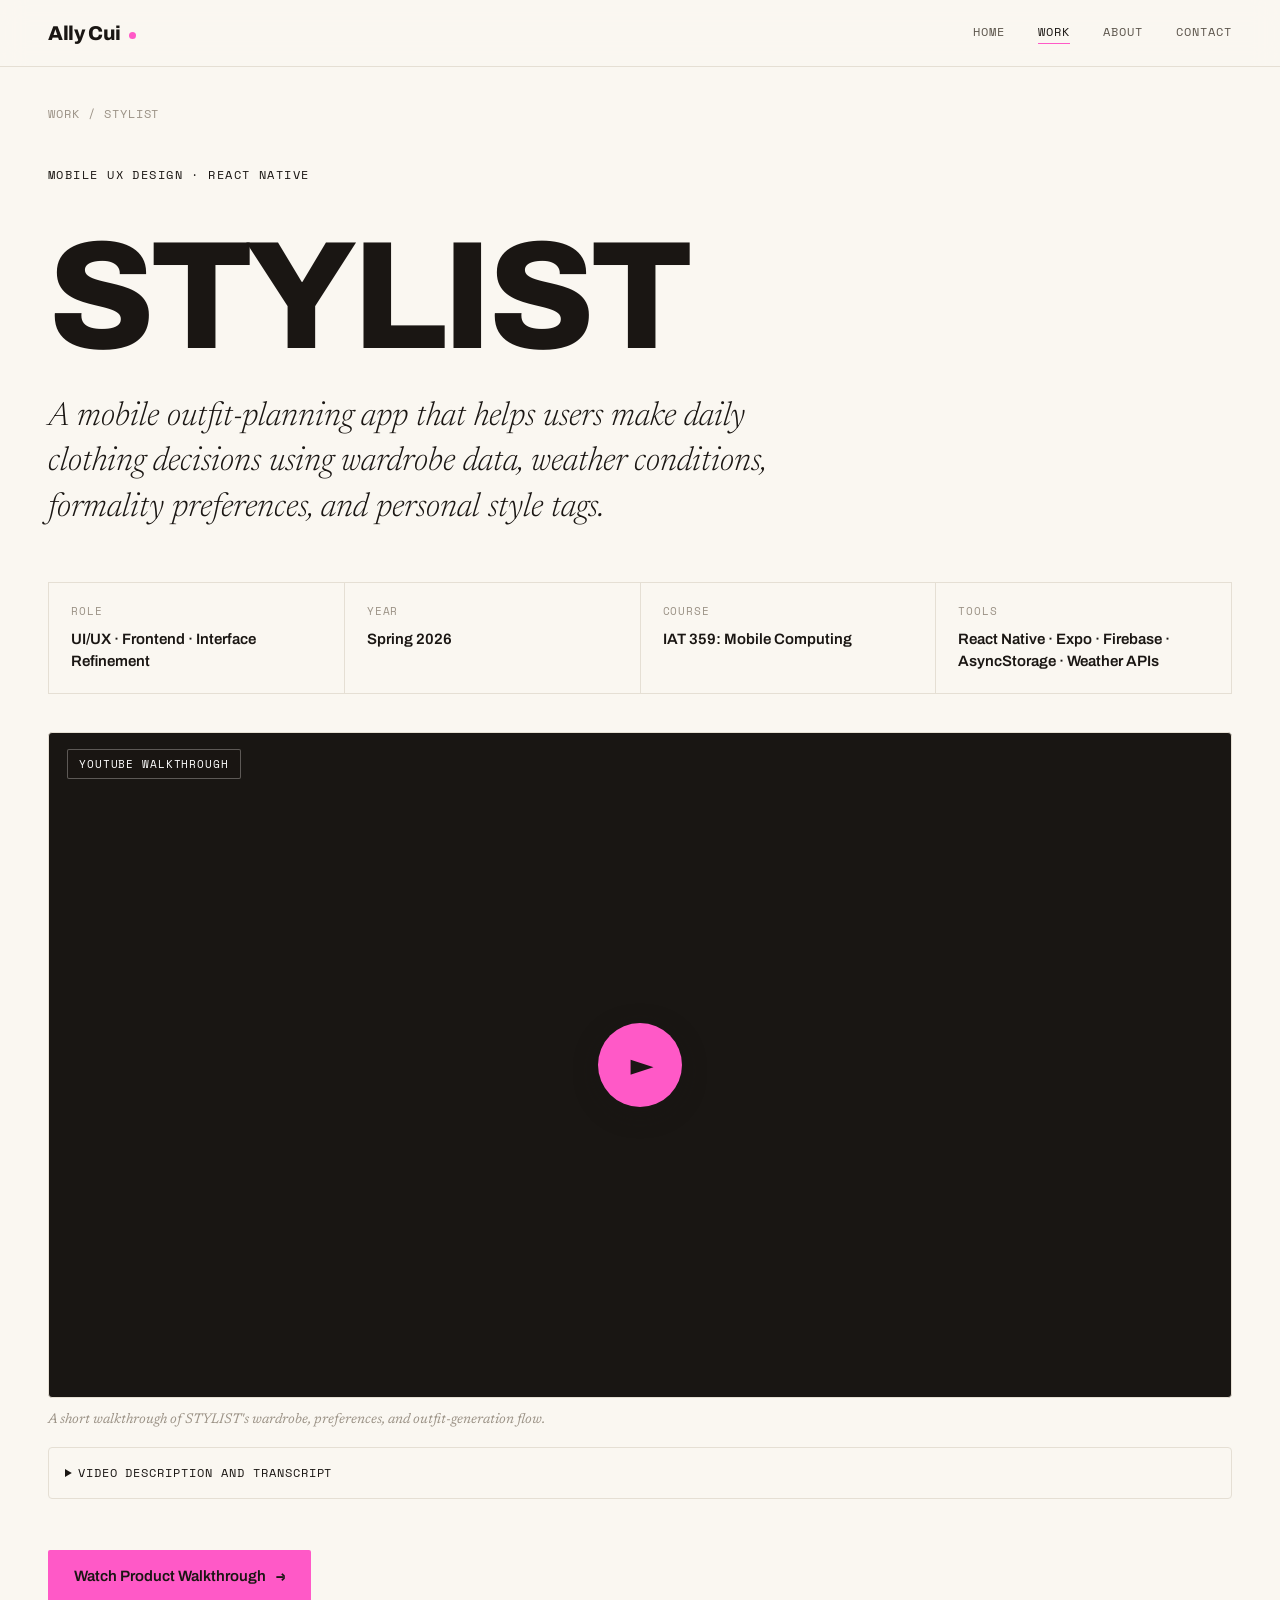
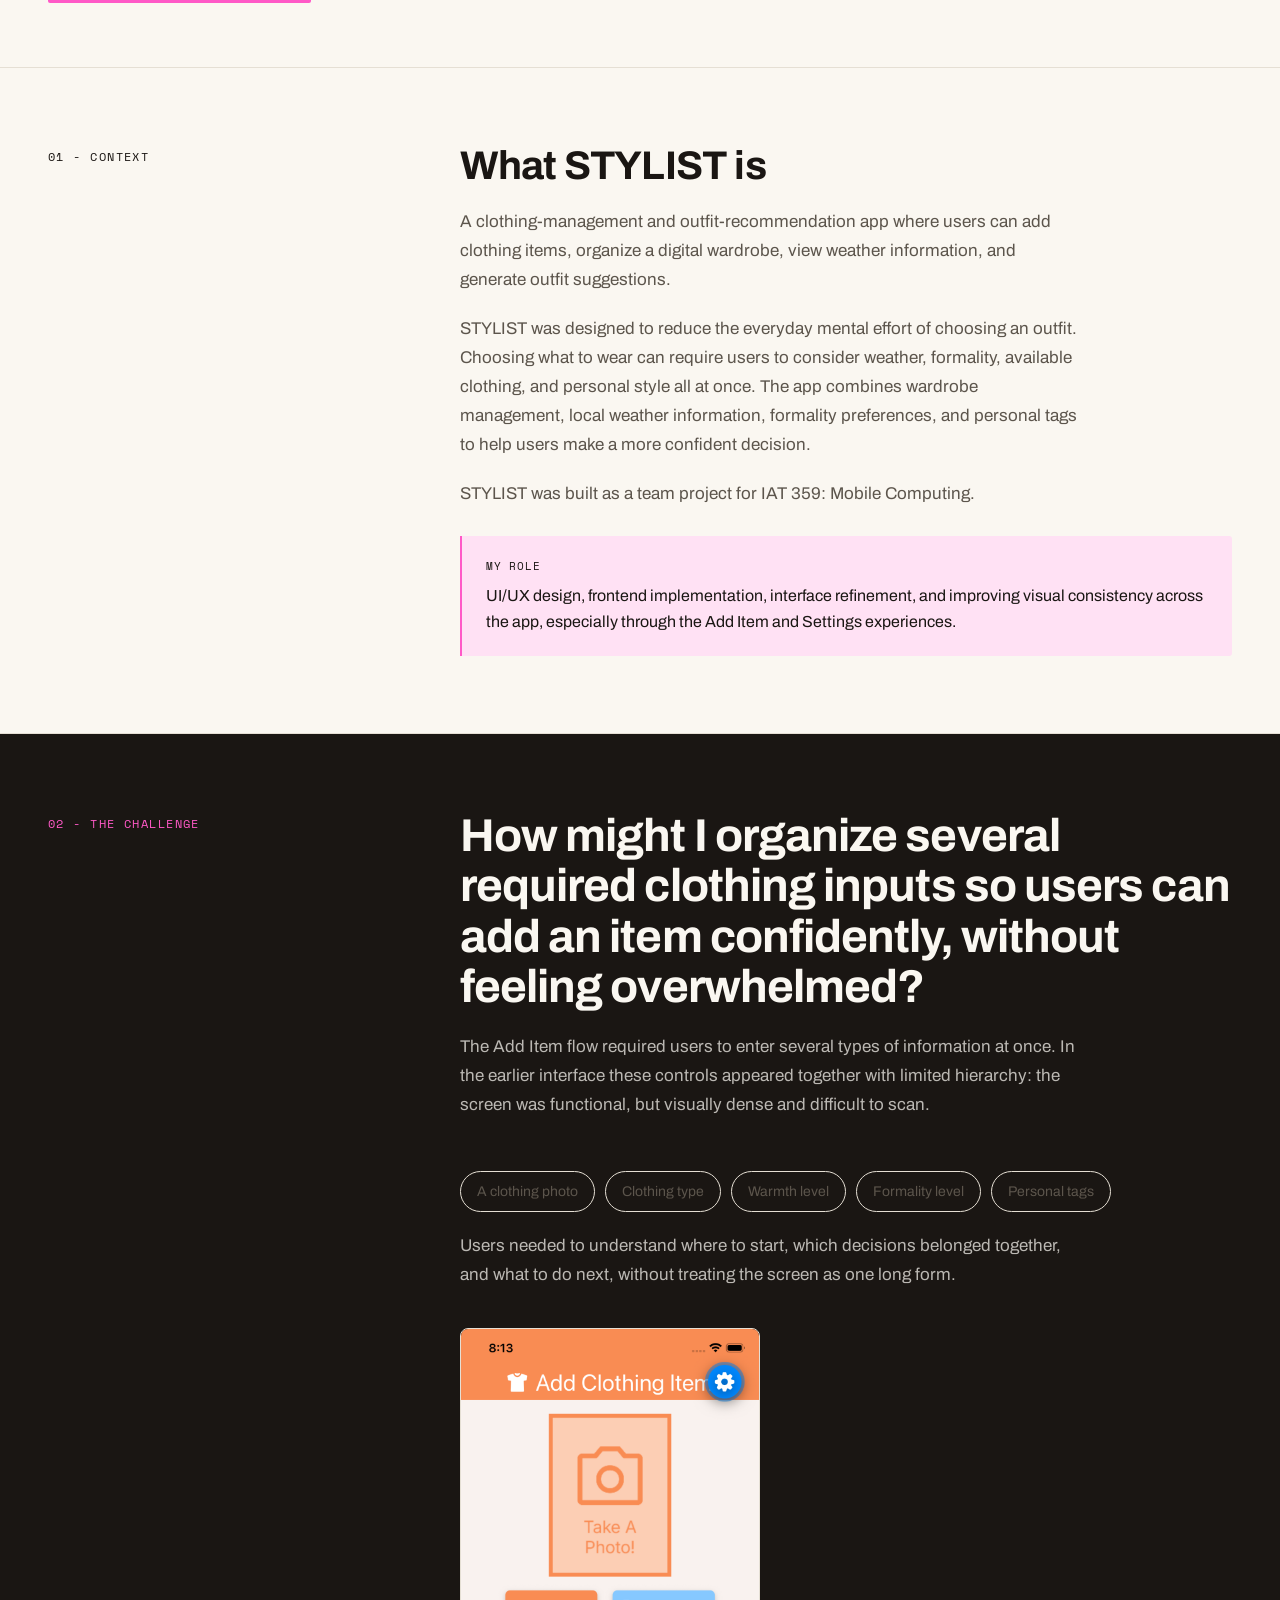
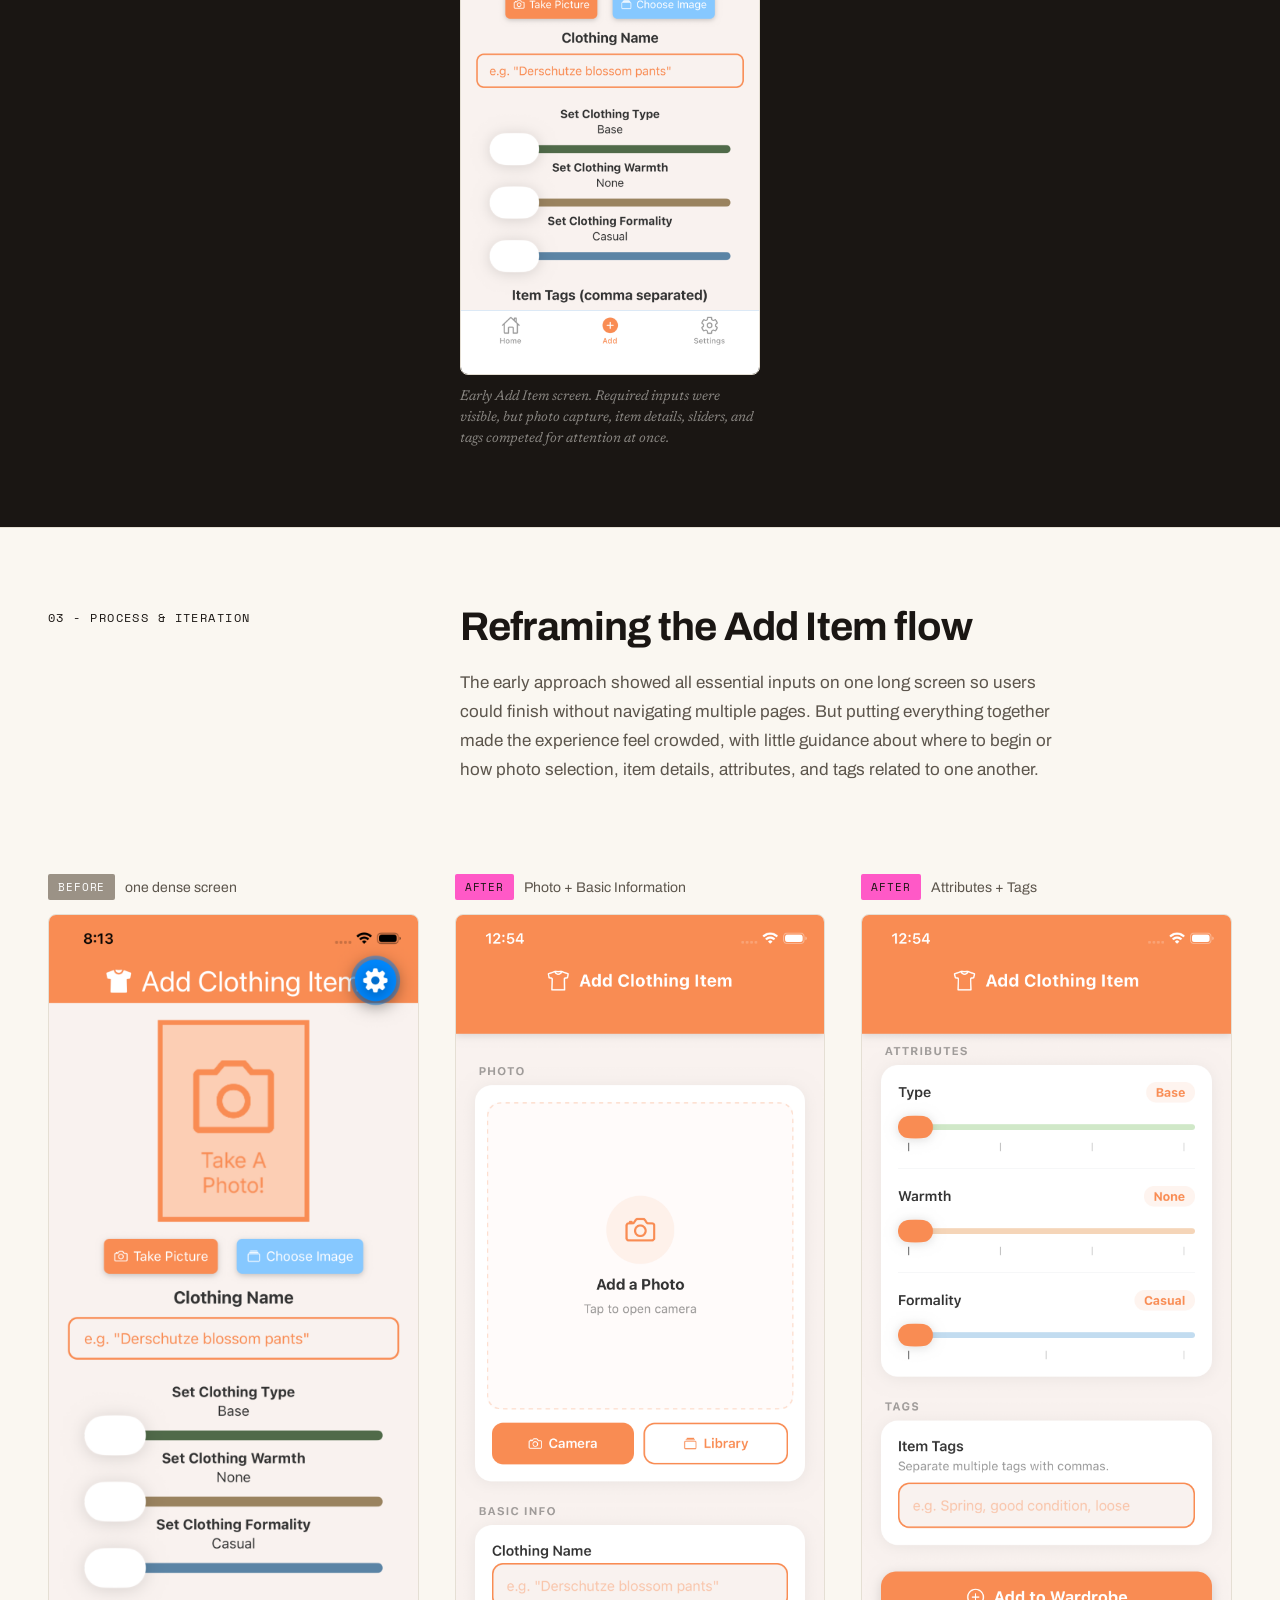
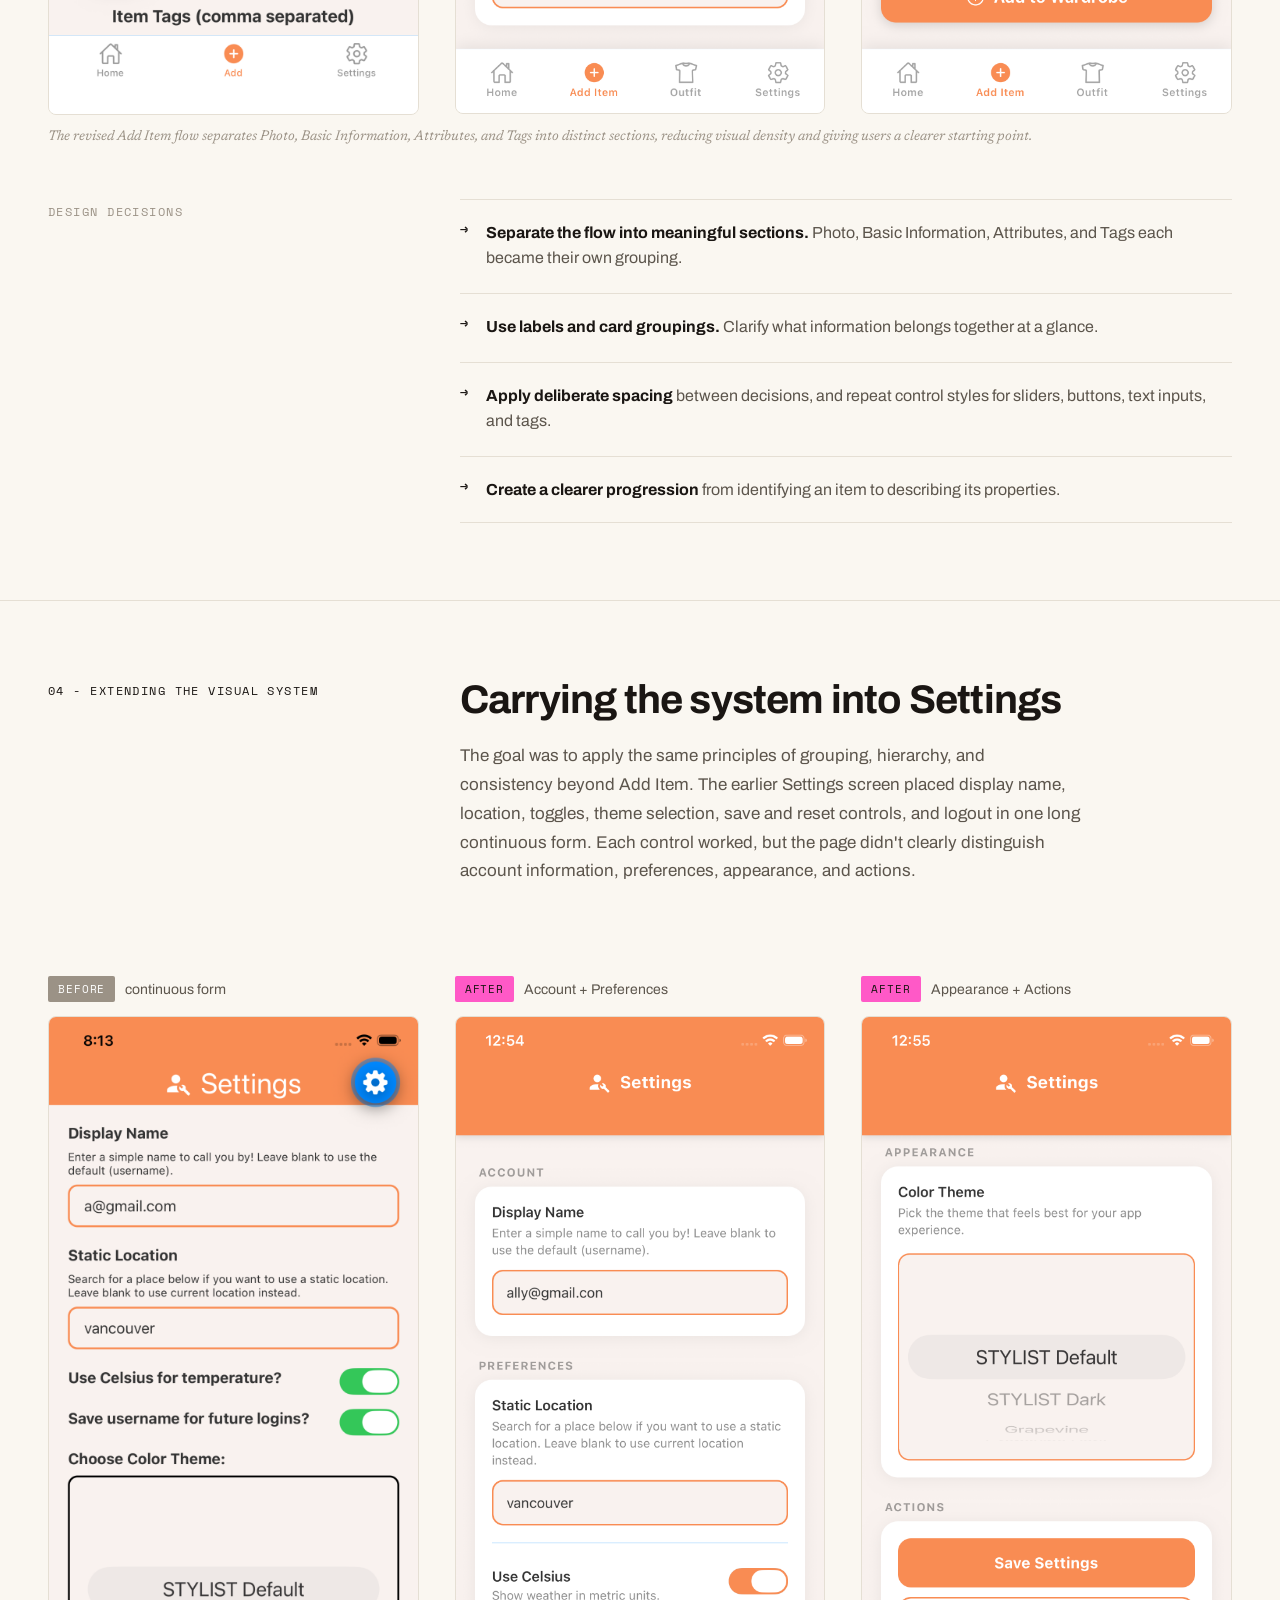
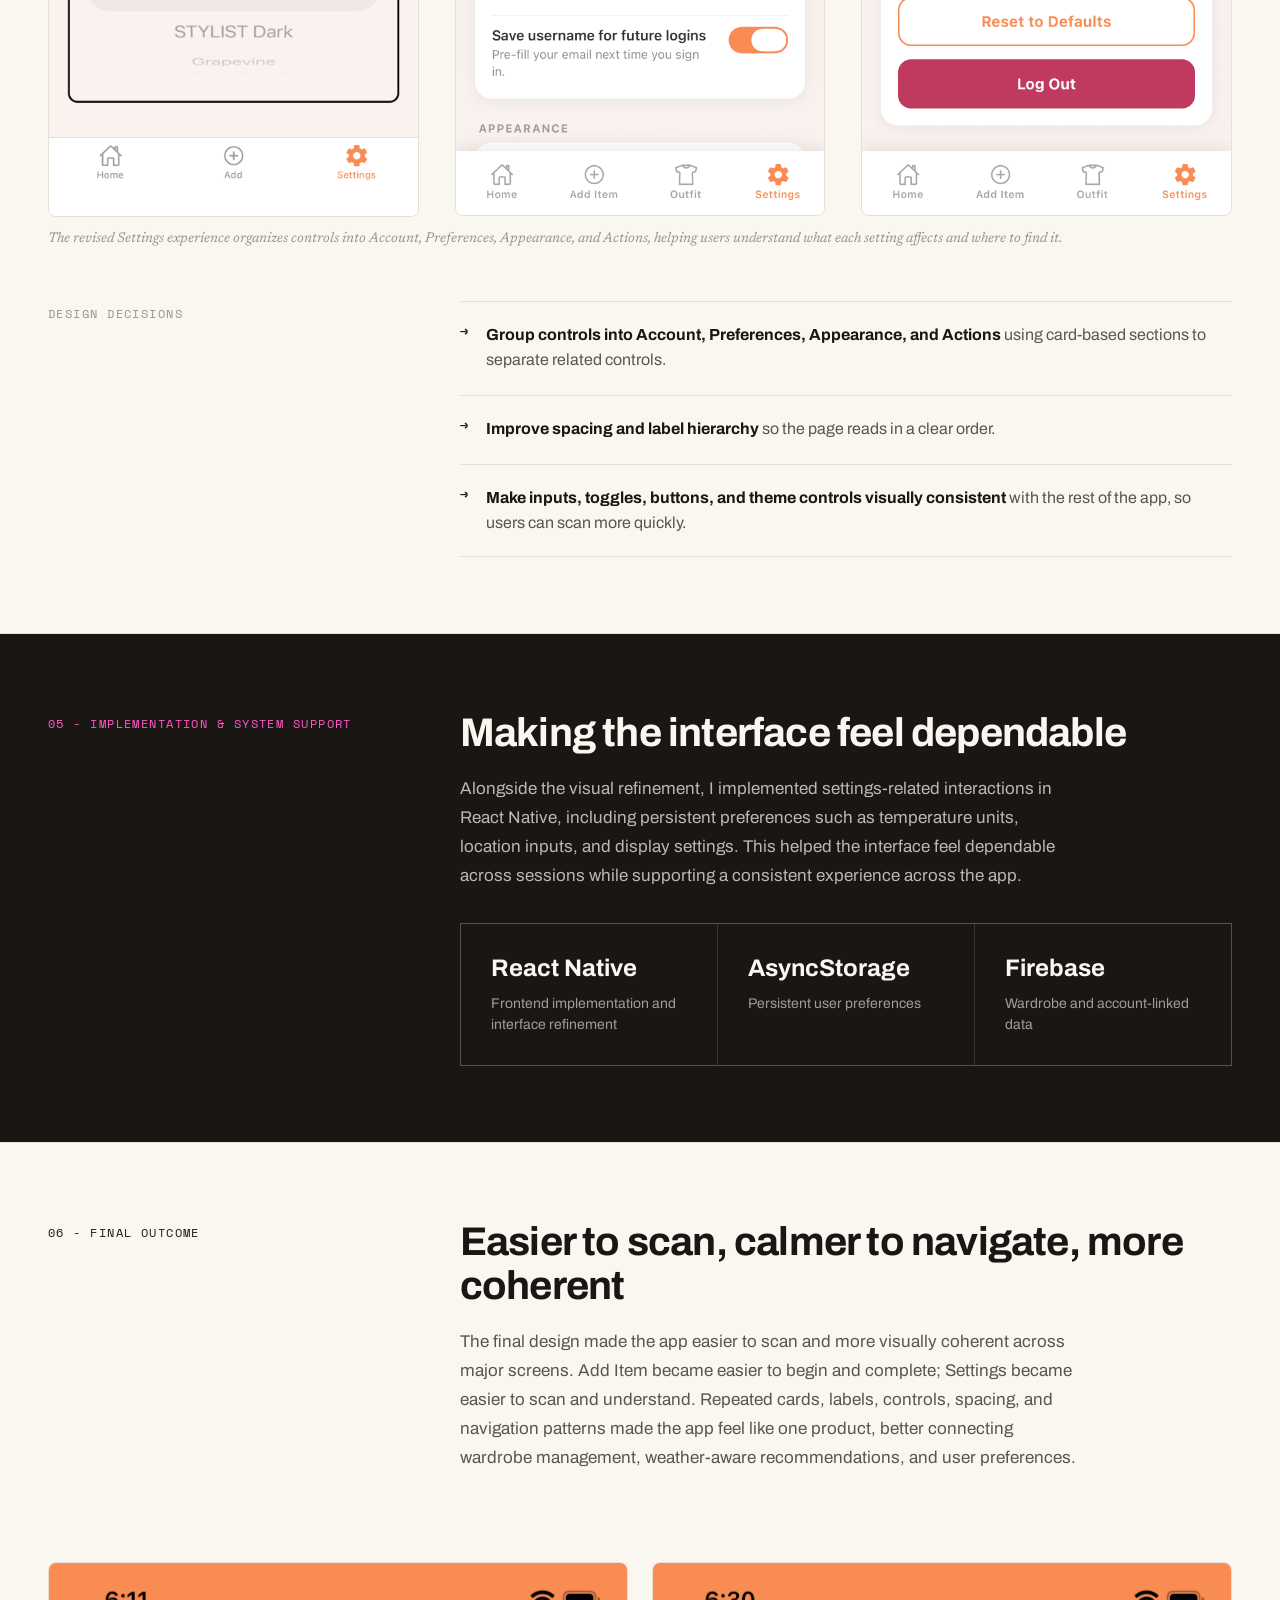
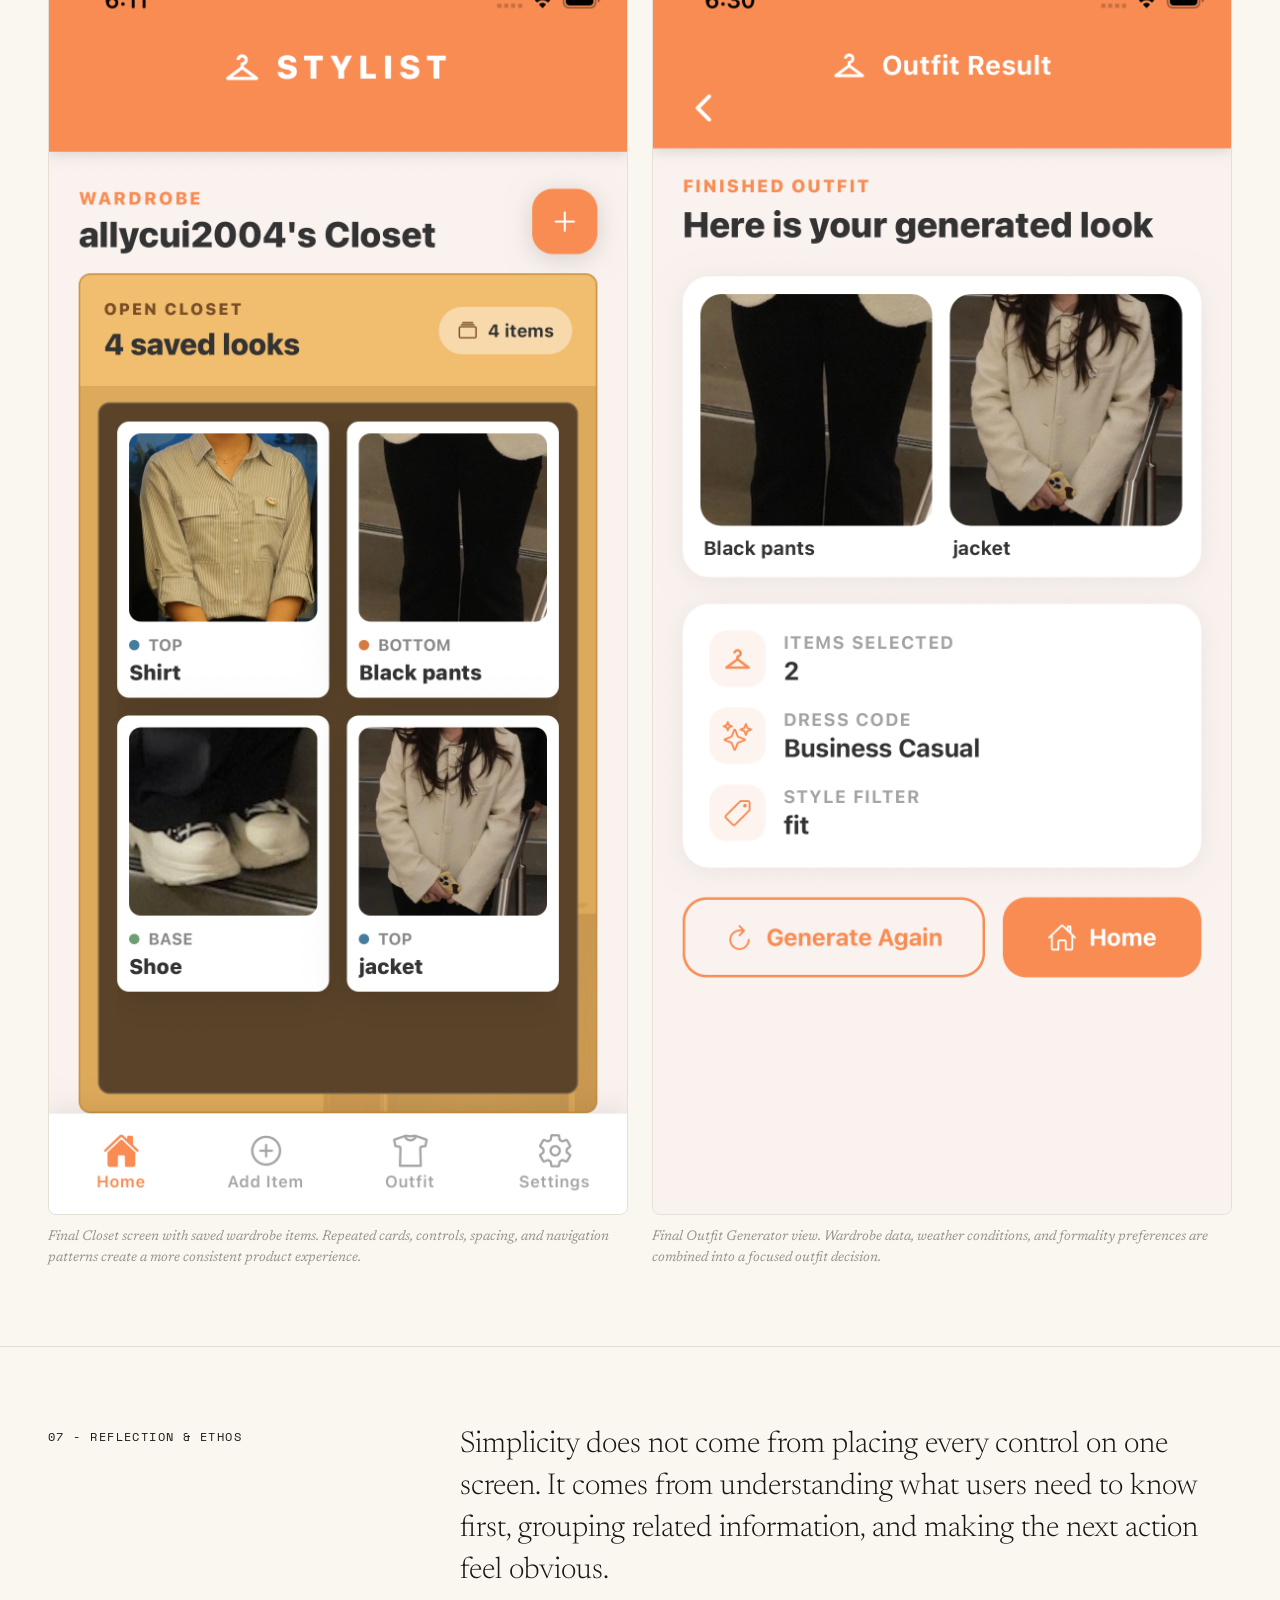
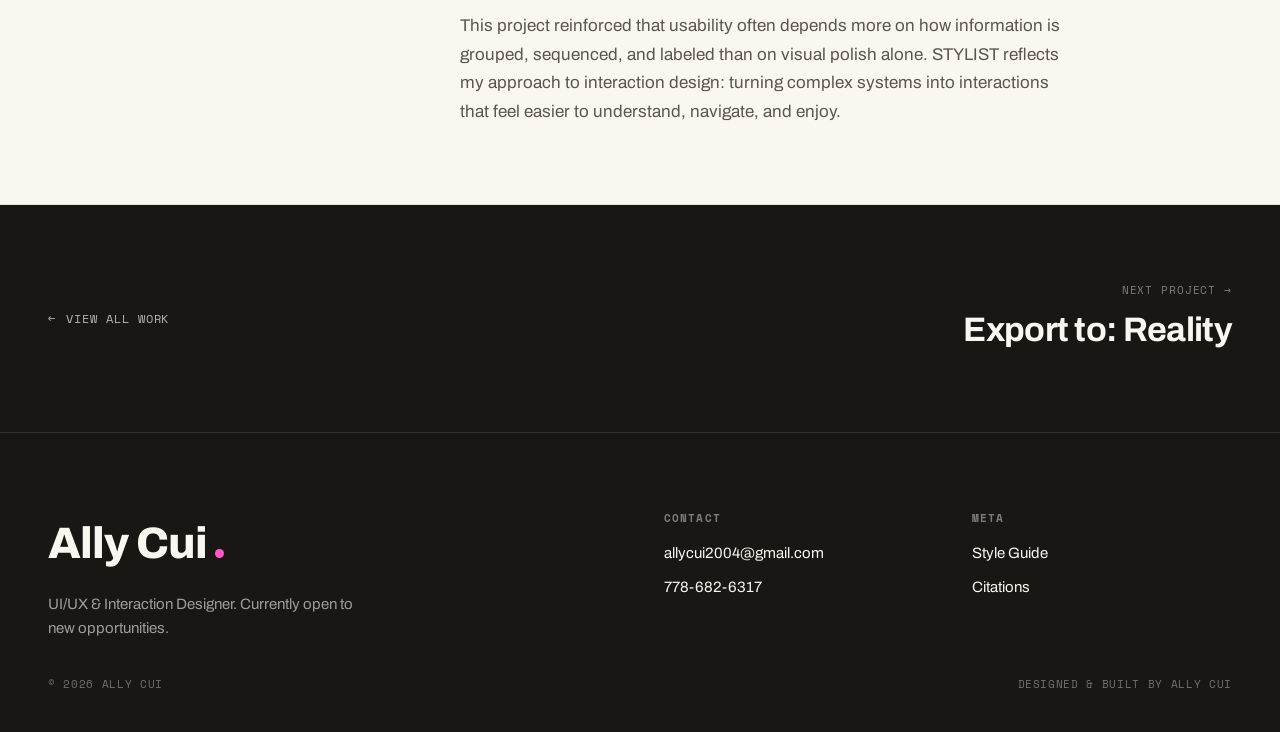
<file: stylist.html>
<!DOCTYPE html>
<html lang="en">
<head>
  <meta charset="utf-8">
  <meta name="viewport" content="width=device-width, initial-scale=1">
  <title>STYLIST Case Study | Ally Cui</title>
  <meta name="description" content="A STYLIST mobile UX case study by Ally Cui, covering wardrobe data, weather-aware outfit planning, interface refinement, and React Native implementation.">
  <link rel="preconnect" href="https://fonts.googleapis.com">
  <link rel="preconnect" href="https://fonts.gstatic.com" crossorigin>
  <link href="https://fonts.googleapis.com/css2?family=Archivo:wght@400;500;600;700;800;900&family=Newsreader:ital,opsz,wght@0,6..72,300;0,6..72,400;1,6..72,300;1,6..72,400&family=Space+Mono:wght@400;700&display=swap" rel="stylesheet">
  <link rel="stylesheet" href="css/variables.css">
  <link rel="stylesheet" href="css/base.css">
  <link rel="stylesheet" href="css/components.css">
  <link rel="stylesheet" href="css/layout.css">
  <link rel="stylesheet" href="css/pages/case-study.css">
  <link rel="stylesheet" href="css/responsive.css">
  <script src="js/main.js" defer></script>
</head>
<body>
  <a class="skip-link" href="#main-content">Skip to content</a>

  <div class="site-shell">
    <!-- Shared site header -->
    <header class="site-header">
      <div class="site-header__inner container">
        <a class="brand" href="index.html" aria-label="Ally Cui home">
          <span class="brand__name">Ally Cui</span>
          <span class="brand__dot" aria-hidden="true"></span>
        </a>
        <button class="nav-toggle" type="button" aria-label="Toggle navigation" aria-expanded="false" aria-controls="site-nav" data-nav-toggle>
          <span class="nav-toggle__line" aria-hidden="true"></span>
          <span class="nav-toggle__line" aria-hidden="true"></span>
        </button>
        <nav class="site-nav" id="site-nav" aria-label="Primary navigation" data-site-nav>
          <a class="site-nav__link" href="index.html">Home</a>
          <a class="site-nav__link" href="work.html" aria-current="page">Work</a>
          <a class="site-nav__link" href="about.html">About</a>
          <a class="site-nav__link" href="contact.html">Contact</a>
        </nav>
      </div>
    </header>

    <!-- Main content -->
    <main class="main-content" id="main-content">
      <div class="breadcrumb container"><a href="work.html">Work</a> / <span>STYLIST</span></div>

      <!-- Case study hero: project meta, video preview, and transcript -->
      <section class="case-hero container" aria-labelledby="stylist-title">
        <span class="case-hero__eyebrow">Mobile UX Design &middot; React Native</span>
        <h1 class="page-title page-title--hero" id="stylist-title">STYLIST</h1>
        <p class="page-lead page-lead--hero">A mobile outfit-planning app that helps users make daily clothing decisions using wardrobe data, weather conditions, formality preferences, and personal style tags.</p>

        <dl class="meta-grid spaced-block">
          <div class="meta-grid__item"><dt class="meta-grid__label">Role</dt><dd class="meta-grid__value">UI/UX &middot; Frontend &middot; Interface Refinement</dd></div>
          <div class="meta-grid__item"><dt class="meta-grid__label">Year</dt><dd class="meta-grid__value">Spring 2026</dd></div>
          <div class="meta-grid__item"><dt class="meta-grid__label">Course</dt><dd class="meta-grid__value">IAT 359: Mobile Computing</dd></div>
          <div class="meta-grid__item"><dt class="meta-grid__label">Tools</dt><dd class="meta-grid__value">React Native &middot; Expo &middot; Firebase &middot; AsyncStorage &middot; Weather APIs</dd></div>
        </dl>

        <figure class="video-card video-card--stylist">
          <a class="video-card__link" href="https://www.youtube.com/watch?v=gbyDAjrPlco" target="_blank" rel="noopener" aria-label="Watch the STYLIST product walkthrough on YouTube (opens in a new tab)">
            <span class="video-card__play" aria-hidden="true"><span class="video-card__icon">&#9658;</span></span>
            <span class="video-card__label">YouTube Walkthrough</span>
          </a>
          <figcaption>A short walkthrough of STYLIST's wardrobe, preferences, and outfit-generation flow.</figcaption>
        </figure>
        <!-- https://developer.mozilla.org/en-US/docs/Web/HTML/Reference/Elements/details -->
        <details class="video-transcript">
          <summary>Video description and transcript</summary>
          <ol class="transcript-list">
            <li>
              <time datetime="PT1S">00:00:01</time>
              <p>This is our app, Stylist. The purpose is to create kind of a mobile walking closet, and our target users are those with large wardrobes so that they can't physically catalog it all. And and maybe if you're like really busy, you can't put together outfit, or if the weather is super, you know, it's super dynamic in your area, you want something to kind of help keep up with that. This is where our app shines. And so, we're going to log in here using Firebase authentication. And first we're going to use a a wrong</p>
            </li>
            <li>
              <time datetime="PT27S">00:00:27</time>
              <p>sign up to show that we do in fact have the try catch blocks, but we're going to use an actual email now to really sign up and create this new account. So, now we're just going to log in with a testing account that we made. Populate it with some images already. So, as you can see, we're presented with the home page, and this has a couple of components here. First, we have the weather widget at the top. This one pulls from Expo location for coordinates if you granted location permission. Um</p>
            </li>
            <li>
              <time datetime="PT59S">00:00:59</time>
              <p>we also use Google weather API for weather, obviously. We have time zone API, and we have a geocoding API for that little address you see at the top. And then the main feature here is the user's closet, which has a collection of their clothing items in images. These photos are served from Firestore, so we store them using the URI, and then we pull them uh to display as image components, and they're tied to user ID as well. And so, now we're going to head over to the settings page, and you'll see we</p>
            </li>
            <li>
              <time datetime="PT1M28S">00:01:28</time>
              <p>have a variety of settings, uh many of which are stored using async storage, local storage on the device. Here, for example, static location, we're going to change the location to Toronto for the app to pull from. And of course, we have our display name as well. This one's actually stored within Firestore in order to authenticate it with the user. I'll call it Stylist. And yeah, you can see there are a lot of different settings here, the Celsius, saving username for future login, those</p>
            </li>
            <li>
              <time datetime="PT1M51S">00:01:51</time>
              <p>are both async. The color theme as well. And yeah, that's a local storage as well. You can save settings, you can reset to default or you can log out for, you know, Firestore um Firestore authentication. And now we're going to go to add item screen. And we did utilize Expo image picker. Um this allows the application to access the camera and media files and kind of upload them into our app. And you can see here we go straight into the file library. And all of these all of these fields that you're going to see, all these</p>
            </li>
            <li>
              <time datetime="PT2M26S">00:02:26</time>
              <p>attributes are um attached to the data object. I'm just going to go ahead and add this black tee for example. Oh yes, and the item tags there that you saw that is stored as an array. And so yeah, here in the closet we can kind of see click on the detail of these items. And yeah, you'll see the attributes that we put set in as well as the ability to close or uh delete item from our collection from our data collection in Firestore. I'll do that right now. So this is the section of the code where</p>
            </li>
            <li>
              <time datetime="PT3M6S">00:03:06</time>
              <p>um we utilize Firestore to insert items into the database. And so it kind of revolves around these use states of where the attributes are held and this corresponds with uh the UI element so the user can set those accordingly. Um you can see we did we did import Firestore as we should and also um one of the main features we have is utilizing the camera. And so one of the options here get camera image, it let it launches the image picker launch camera async and then these are kind of the options for</p>
            </li>
            <li>
              <time datetime="PT3M33S">00:03:33</time>
              <p>that as well as this is the this is the code for letting the user pick through the library, the media library. And there's options here. Yeah, so we have native camera and file system support. And this is where this is where the the item actually gets inserted into the collection and this in this function here that we kind of create an object with the attributes of the clothing. And then Yeah, and then we just kind of just add the doc to the images collection in our database for Firestore. And of course, you know, we have</p>
            </li>
            <li>
              <time datetime="PT4M4S">00:04:04</time>
              <p>statuses and navigations for if it's successful. We have the catch in case it's not. And then yeah, this this just a quick overview of the CSS. And HTML. So, let's switch over to the outfit generation page. And so, this is it's not a complicated algorithm. It's one Firestore query and then um some systematic application of array filters using JavaScript. And um this is for the most part this done completely on the device. And we're going to see we're going to make a casual outfit here.</p>
            </li>
            <li>
              <time datetime="PT4M41S">00:04:41</time>
              <p>And there you go. There's four clothing items right there. Um we actually we we don't necessarily pull the images, but we we store we we we generate an array a four-item array of photo IDs, image paths, and then we use those image paths to kind of tell the app which file to display and where. Uh you can see here on this page we do have the ability to set the outfit formality as well as uh the ability to input a tag. And of course, this aligns with the attributes of the clothes that we've set earlier.</p>
            </li>
            <li>
              <time datetime="PT5M12S">00:05:12</time>
              <p>And while formality is quite strict, the tag is for the most part a suggestion more than like um direct control over what items show up. Here's the code for the main function in our application, which of course is generating outfits. It uses both Firestore and Google Maps API data and Google Weather. And so, here we'll have some use states that we use to kind of iterate through to kind of build our outfit array. And here, yes, we used a Google Maps API key, as I stated. Import that theme. Update location permission.</p>
            </li>
            <li>
              <time datetime="PT5M39S">00:05:39</time>
              <p>Since it's a different screen, we do have to ask for location permissions again, if possible. Um and either way uh Like user can choose to use the saved settings from async storage. Yeah, and here we um start pulling from the Maps API to fetch uh the coordinates of where the user is. Here's a helper function to for temperature and then return a warm value to use in the clothing algorithm. And this is the actual algorithm here. As you can see, we start with a null array, and each Some of these values, it doesn't have to</p>
            </li>
            <li>
              <time datetime="PT6M7S">00:06:07</time>
              <p>be all of them, but some of them may be replaced by a string or a photo ID, and then that can be used to pull the image path from the database. And here, here's the query for every every item that belongs to the user. And then, as you can kind of see, we just start filtering it out systematically based on the attributes of what the user kind of needs in that moment, which uh primarily is formality and the warm value, as we stated. Oh, yeah, and here we fetch the longitude latitude from an address.</p>
            </li>
            <li>
              <time datetime="PT6M34S">00:06:34</time>
              <p>Here's Yep, here's the call to the REST API geocoding. Fetching current temperature, this is using uh the Weather API, another REST API. And use effects are kind of like guide the some of the components. Yeah, that's pretty much it. And then here's the HTML, the CSS.</p>
            </li>
          </ol>
        </details>
        <div class="button-row spaced-block">
          <a class="button button--primary" href="https://www.youtube.com/watch?v=gbyDAjrPlco" target="_blank" rel="noopener" aria-label="Watch the STYLIST product walkthrough on YouTube (opens in a new tab)">Watch Product Walkthrough <span class="arrow" aria-hidden="true">&rarr;</span></a>
        </div>
      </section>

      <section class="case-section" aria-labelledby="stylist-context">
        <div class="container case-section__grid">
          <aside class="case-section__aside"><span class="eyebrow">01 - Context</span></aside>
          <div class="case-section__content">
            <h2 class="section-heading" id="stylist-context">What STYLIST is</h2>
            <p class="case-copy">A clothing-management and outfit-recommendation app where users can add clothing items, organize a digital wardrobe, view weather information, and generate outfit suggestions.</p>
            <p class="case-copy">STYLIST was designed to reduce the everyday mental effort of choosing an outfit. Choosing what to wear can require users to consider weather, formality, available clothing, and personal style all at once. The app combines wardrobe management, local weather information, formality preferences, and personal tags to help users make a more confident decision.</p>
            <p class="case-copy">STYLIST was built as a team project for IAT 359: Mobile Computing.</p>
            <div class="callout">
              <div class="callout__label">My role</div>
              <p class="callout__text">UI/UX design, frontend implementation, interface refinement, and improving visual consistency across the app, especially through the Add Item and Settings experiences.</p>
            </div>
          </div>
        </div>
      </section>

      <section class="case-section section--dark" aria-labelledby="stylist-challenge">
        <div class="container case-section__grid">
          <aside class="case-section__aside"><span class="eyebrow">02 - The Challenge</span></aside>
          <div class="case-section__content">
            <h2 class="section-heading section-heading--large" id="stylist-challenge">How might I organize several required clothing inputs so users can add an item confidently, without feeling overwhelmed?</h2>
            <p class="case-copy">The Add Item flow required users to enter several types of information at once. In the earlier interface these controls appeared together with limited hierarchy: the screen was functional, but visually dense and difficult to scan.</p>
            <div
              class="tag-list spaced-block"
              role="group"
              aria-label="Add Item information types"
            >
              <span class="tag">A clothing photo</span>
              <span class="tag">Clothing type</span>
              <span class="tag">Warmth level</span>
              <span class="tag">Formality level</span>
              <span class="tag">Personal tags</span>
            </div>
            <p class="case-copy">Users needed to understand where to start, which decisions belonged together, and what to do next, without treating the screen as one long form.</p>
            <figure class="figure-card figure-card--phone figure-card--phone-narrow">
              <img src="images/add-before.png" width="946" height="2048" alt="Early Add Item screen showing a single dense form with photo, name, type, warmth, formality, and tags stacked together" loading="lazy">
              <figcaption>Early Add Item screen. Required inputs were visible, but photo capture, item details, sliders, and tags competed for attention at once.</figcaption>
            </figure>
          </div>
        </div>
      </section>

      <section class="case-section" aria-labelledby="stylist-process">
        <div class="container">
          <div class="case-section__grid">
            <aside class="case-section__aside"><span class="eyebrow">03 - Process &amp; Iteration</span></aside>
            <div class="case-section__content">
              <h2 class="section-heading" id="stylist-process">Reframing the Add Item flow</h2>
              <p class="case-copy">The early approach showed all essential inputs on one long screen so users could finish without navigating multiple pages. But putting everything together made the experience feel crowded, with little guidance about where to begin or how photo selection, item details, attributes, and tags related to one another.</p>
            </div>
          </div>

          <div class="media-grid media-grid--wide">
            <figure class="figure-card figure-card--phone">
              <div class="label-row"><span class="label-badge">Before</span><span class="label-row__text">one dense screen</span></div>
              <img src="images/add-before.png" width="946" height="2048" alt="Early Add Item screen, one long form" loading="lazy">
            </figure>
            <figure class="figure-card figure-card--phone">
              <div class="label-row"><span class="label-badge label-badge--accent">After</span><span class="label-row__text">Photo + Basic Information</span></div>
              <img src="images/add-top.png" width="1170" height="2532" alt="Revised Add Item, Photo and Basic Information section" loading="lazy">
            </figure>
            <figure class="figure-card figure-card--phone">
              <div class="label-row"><span class="label-badge label-badge--accent">After</span><span class="label-row__text">Attributes + Tags</span></div>
              <img src="images/add-bottom.png" width="1170" height="2532" alt="Revised Add Item, Attributes and Tags section with Add to Wardrobe button" loading="lazy">
            </figure>
          </div>
          <p class="caption">The revised Add Item flow separates Photo, Basic Information, Attributes, and Tags into distinct sections, reducing visual density and giving users a clearer starting point.</p>

          <div class="case-section__grid spaced-block">
            <aside class="case-section__aside"><span class="soft eyebrow">Design decisions</span></aside>
            <div class="case-section__content callout-list">
              <div class="callout-list__item"><span class="callout-list__marker">&rarr;</span><p class="callout-list__text"><strong>Separate the flow into meaningful sections.</strong> Photo, Basic Information, Attributes, and Tags each became their own grouping.</p></div>
              <div class="callout-list__item"><span class="callout-list__marker">&rarr;</span><p class="callout-list__text"><strong>Use labels and card groupings.</strong> Clarify what information belongs together at a glance.</p></div>
              <div class="callout-list__item"><span class="callout-list__marker">&rarr;</span><p class="callout-list__text"><strong>Apply deliberate spacing</strong> between decisions, and repeat control styles for sliders, buttons, text inputs, and tags.</p></div>
              <div class="callout-list__item"><span class="callout-list__marker">&rarr;</span><p class="callout-list__text"><strong>Create a clearer progression</strong> from identifying an item to describing its properties.</p></div>
            </div>
          </div>
        </div>
      </section>

      <section class="case-section" aria-labelledby="stylist-settings">
        <div class="container">
          <div class="case-section__grid">
            <aside class="case-section__aside"><span class="eyebrow">04 - Extending the Visual System</span></aside>
            <div class="case-section__content">
              <h2 class="section-heading" id="stylist-settings">Carrying the system into Settings</h2>
              <p class="case-copy">The goal was to apply the same principles of grouping, hierarchy, and consistency beyond Add Item. The earlier Settings screen placed display name, location, toggles, theme selection, save and reset controls, and logout in one long continuous form. Each control worked, but the page didn't clearly distinguish account information, preferences, appearance, and actions.</p>
            </div>
          </div>
          <div class="media-grid media-grid--wide">
            <figure class="figure-card figure-card--phone">
              <div class="label-row"><span class="label-badge">Before</span><span class="label-row__text">continuous form</span></div>
              <img src="images/setting-before.png" width="946" height="2048" alt="Early Settings screen, one continuous form" loading="lazy">
            </figure>
            <figure class="figure-card figure-card--phone">
              <div class="label-row"><span class="label-badge label-badge--accent">After</span><span class="label-row__text">Account + Preferences</span></div>
              <img src="images/setting-top.png" width="1170" height="2532" alt="Revised Settings, Account and Preferences sections" loading="lazy">
            </figure>
            <figure class="figure-card figure-card--phone">
              <div class="label-row"><span class="label-badge label-badge--accent">After</span><span class="label-row__text">Appearance + Actions</span></div>
              <img src="images/setting-bottom.png" width="1170" height="2532" alt="Revised Settings, Appearance and Actions sections" loading="lazy">
            </figure>
          </div>
          <p class="caption">The revised Settings experience organizes controls into Account, Preferences, Appearance, and Actions, helping users understand what each setting affects and where to find it.</p>
          <div class="case-section__grid spaced-block">
            <aside class="case-section__aside"><span class="soft eyebrow">Design decisions</span></aside>
            <div class="case-section__content callout-list">
              <div class="callout-list__item"><span class="callout-list__marker">&rarr;</span><p class="callout-list__text"><strong>Group controls into Account, Preferences, Appearance, and Actions</strong> using card-based sections to separate related controls.</p></div>
              <div class="callout-list__item"><span class="callout-list__marker">&rarr;</span><p class="callout-list__text"><strong>Improve spacing and label hierarchy</strong> so the page reads in a clear order.</p></div>
              <div class="callout-list__item"><span class="callout-list__marker">&rarr;</span><p class="callout-list__text"><strong>Make inputs, toggles, buttons, and theme controls visually consistent</strong> with the rest of the app, so users can scan more quickly.</p></div>
            </div>
          </div>
        </div>
      </section>

      <section class="case-section section--dark" aria-labelledby="stylist-implementation">
        <div class="container case-section__grid">
          <aside class="case-section__aside"><span class="eyebrow">05 - Implementation &amp; System Support</span></aside>
          <div class="case-section__content">
            <h2 class="section-heading" id="stylist-implementation">Making the interface feel dependable</h2>
            <p class="case-copy">Alongside the visual refinement, I implemented settings-related interactions in React Native, including persistent preferences such as temperature units, location inputs, and display settings. This helped the interface feel dependable across sessions while supporting a consistent experience across the app.</p>
            <div class="support-grid">
              <article class="support-card">
                <h3 class="support-card__title">React Native</h3>
                <p class="support-card__text">Frontend implementation and interface refinement</p>
              </article>
              <article class="support-card">
                <h3 class="support-card__title">AsyncStorage</h3>
                <p class="support-card__text">Persistent user preferences</p>
              </article>
              <article class="support-card">
                <h3 class="support-card__title">Firebase</h3>
                <p class="support-card__text">Wardrobe and account-linked data</p>
              </article>
            </div>
          </div>
        </div>
      </section>

      <section class="case-section" aria-labelledby="stylist-outcome">
        <div class="container">
          <div class="case-section__grid">
            <aside class="case-section__aside"><span class="eyebrow">06 - Final Outcome</span></aside>
            <div class="case-section__content">
              <h2 class="section-heading" id="stylist-outcome">Easier to scan, calmer to navigate, more coherent</h2>
              <p class="case-copy">The final design made the app easier to scan and more visually coherent across major screens. Add Item became easier to begin and complete; Settings became easier to scan and understand. Repeated cards, labels, controls, spacing, and navigation patterns made the app feel like one product, better connecting wardrobe management, weather-aware recommendations, and user preferences.</p>
            </div>
          </div>
          <div class="media-grid">
            <figure class="figure-card figure-card--phone">
              <img src="images/closet.png" width="1170" height="2532" alt="Final Closet screen with saved wardrobe items in a grid" loading="lazy">
              <figcaption>Final Closet screen with saved wardrobe items. Repeated cards, controls, spacing, and navigation patterns create a more consistent product experience.</figcaption>
            </figure>
            <figure class="figure-card figure-card--phone">
              <img src="images/outfit.png" width="1170" height="2532" alt="Final Outfit Generator result combining wardrobe items, dress code, and style filter" loading="lazy">
              <figcaption>Final Outfit Generator view. Wardrobe data, weather conditions, and formality preferences are combined into a focused outfit decision.</figcaption>
            </figure>
          </div>
        </div>
      </section>

      <section class="case-section" aria-labelledby="stylist-reflection">
        <div class="container case-section__grid">
          <aside class="case-section__aside"><span class="eyebrow">07 - Reflection &amp; Ethos</span></aside>
          <div class="case-section__content">
            <h2 class="case-reflection" id="stylist-reflection">Simplicity does not come from placing every control on one screen. It comes from understanding what users need to know first, grouping related information, and making the next action feel obvious.</h2>
            <p class="case-copy">This project reinforced that usability often depends more on how information is grouped, sequenced, and labeled than on visual polish alone. STYLIST reflects my approach to interaction design: turning complex systems into interactions that feel easier to understand, navigate, and enjoy.</p>
          </div>
        </div>
      </section>

      <!-- Next project navigation -->
      <nav class="case-section section--dark" aria-label="Project navigation">
        <div class="container next-project next-project--split">
          <a class="next-project__all-link" href="work.html"><span aria-hidden="true">&larr;</span> View all work</a>
          <a class="next-project__link" href="export-to-reality.html">
            <span class="next-project__label">Next project <span aria-hidden="true">&rarr;</span></span>
            <span class="next-project__title">Export to: Reality</span>
          </a>
        </div>
      </nav>
    </main>

    <!-- Shared footer -->
    <footer class="site-footer">
      <div class="container site-footer__grid">
        <div class="site-footer__intro"><div class="site-footer__brand"><span class="site-footer__brand-name">Ally Cui</span><span class="site-footer__dot" aria-hidden="true"></span></div><p class="site-footer__description">UI/UX &amp; Interaction Designer. Currently open to new opportunities.</p></div>
        <div class="site-footer__column"><h2 class="site-footer__heading">Contact</h2><div class="site-footer__links"><a href="mailto:allycui2004@gmail.com">allycui2004@gmail.com</a><a href="tel:+17786826317">778-682-6317</a></div></div>
        <nav class="site-footer__column site-footer__column--wide" aria-label="Portfolio meta pages"><h2 class="site-footer__heading">Meta</h2><div class="site-footer__links"><a href="style-guide.html">Style Guide</a><a href="citations.html">Citations</a></div></nav>
      </div>
      <div class="container site-footer__bottom"><span>&copy; 2026 Ally Cui</span><span>Designed &amp; built by Ally Cui</span></div>
    </footer>
  </div>
</body>
</html>
</file>
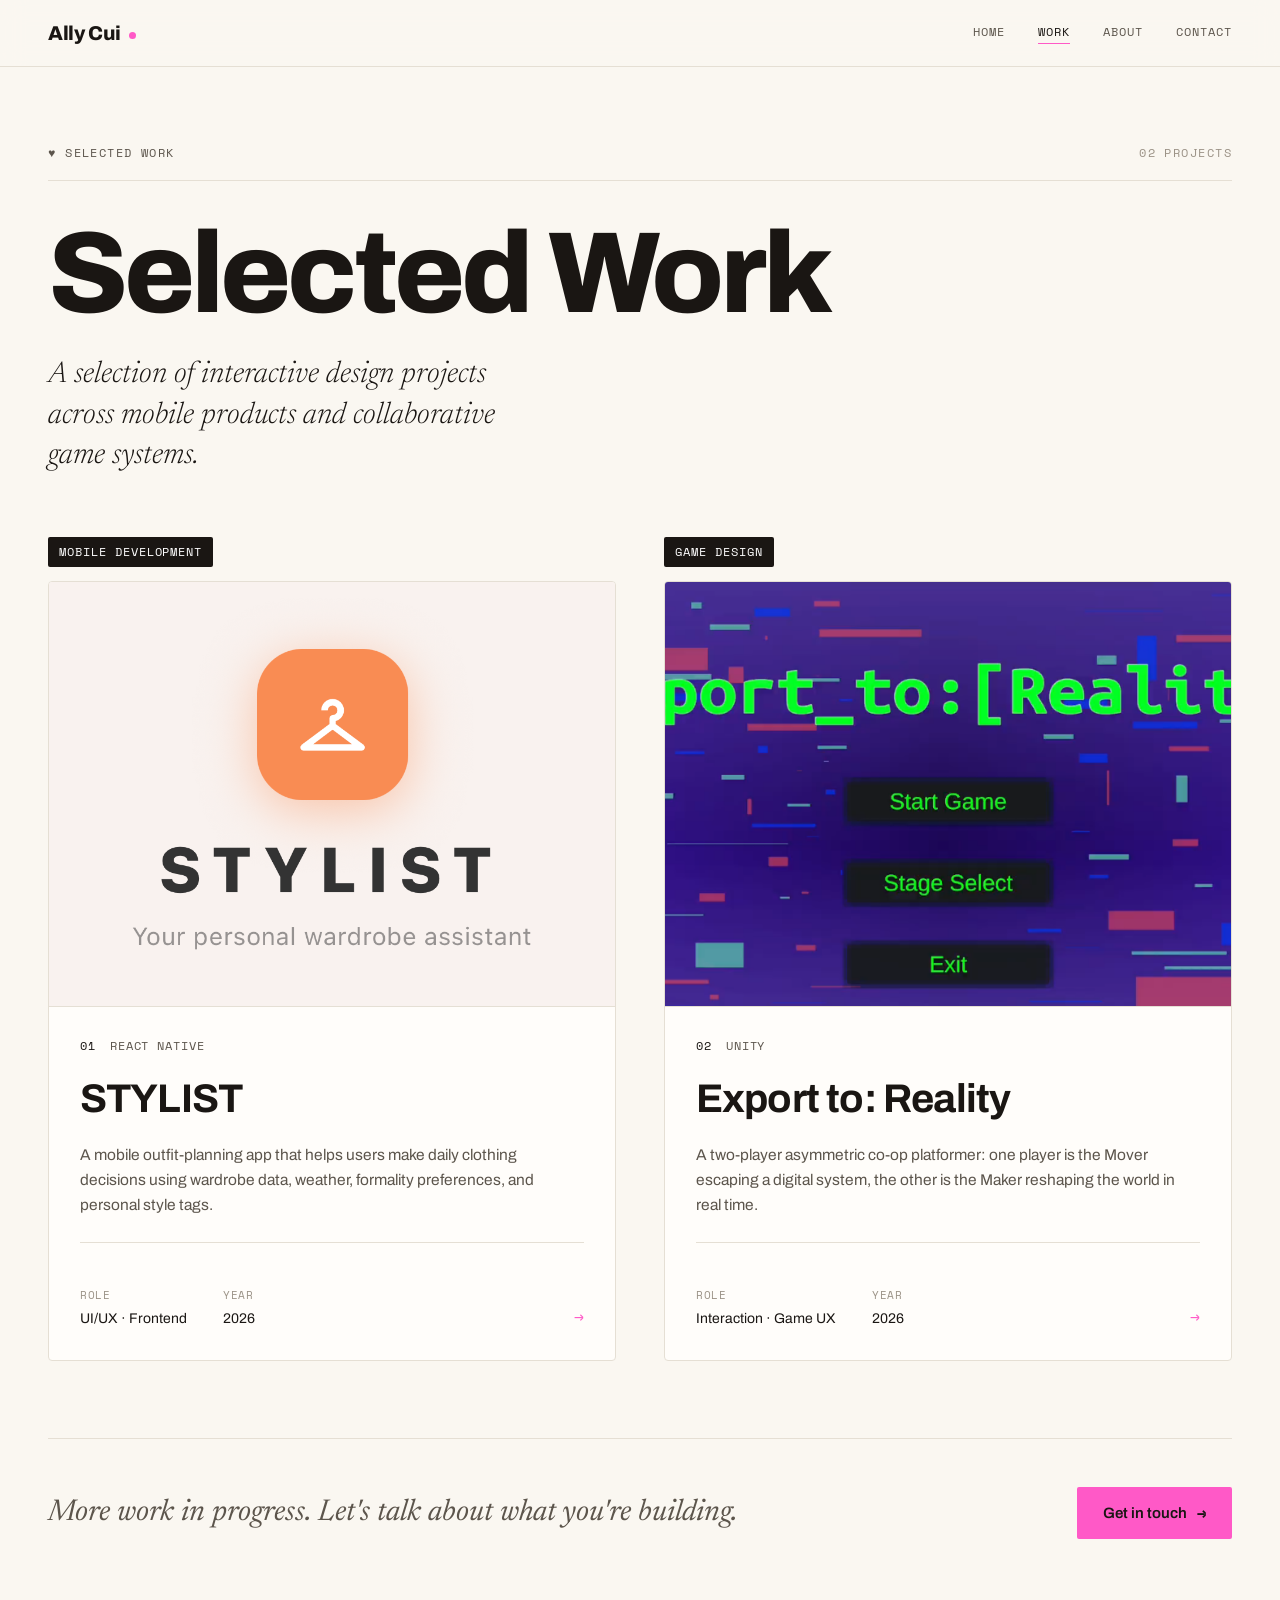
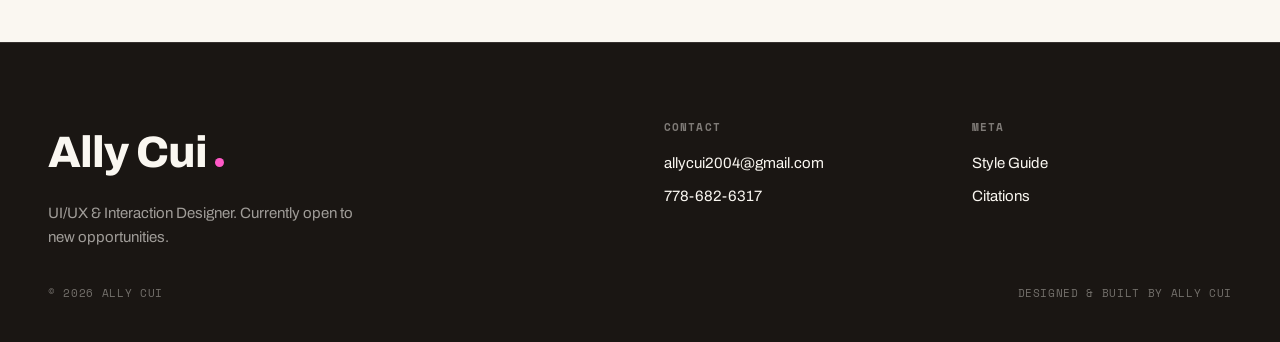
<file: work.html>
<!DOCTYPE html>
<html lang="en">
<head>
  <meta charset="utf-8">
  <meta name="viewport" content="width=device-width, initial-scale=1">
  <title>Selected Work | Ally Cui</title>
  <meta name="description" content="Selected UI/UX, interaction design, mobile product, and game UX projects by Ally Cui.">
  <link rel="preconnect" href="https://fonts.googleapis.com">
  <link rel="preconnect" href="https://fonts.gstatic.com" crossorigin>
  <link href="https://fonts.googleapis.com/css2?family=Archivo:wght@400;500;600;700;800;900&family=Newsreader:ital,opsz,wght@0,6..72,300;0,6..72,400;1,6..72,300;1,6..72,400&family=Space+Mono:wght@400;700&display=swap" rel="stylesheet">
  <link rel="stylesheet" href="css/variables.css">
  <link rel="stylesheet" href="css/base.css">
  <link rel="stylesheet" href="css/components.css">
  <link rel="stylesheet" href="css/layout.css">
  <link rel="stylesheet" href="css/pages/work.css">
  <link rel="stylesheet" href="css/responsive.css">
  <script src="js/main.js" defer></script>
</head>
<body>
  <a class="skip-link" href="#main-content">Skip to content</a>

  <div class="site-shell">
    <!-- Shared site header -->
    <header class="site-header">
      <div class="site-header__inner container">
        <a class="brand" href="index.html" aria-label="Ally Cui home">
          <span class="brand__name">Ally Cui</span>
          <span class="brand__dot" aria-hidden="true"></span>
        </a>
        <button class="nav-toggle" type="button" aria-label="Toggle navigation" aria-expanded="false" aria-controls="site-nav" data-nav-toggle>
          <span class="nav-toggle__line" aria-hidden="true"></span>
          <span class="nav-toggle__line" aria-hidden="true"></span>
        </button>
        <nav class="site-nav" id="site-nav" aria-label="Primary navigation" data-site-nav>
          <a class="site-nav__link" href="index.html">Home</a>
          <a class="site-nav__link" href="work.html" aria-current="page">Work</a>
          <a class="site-nav__link" href="about.html">About</a>
          <a class="site-nav__link" href="contact.html">Contact</a>
        </nav>
      </div>
    </header>

    <!-- Main content -->
    <main class="main-content" id="main-content">
      <!-- Work page hero -->
      <section class="work-hero container" aria-labelledby="work-title">
        <div class="section-kicker">
          <span><span aria-hidden="true">&hearts;</span> Selected Work</span>
          <span class="soft">02 Projects</span>
        </div>
        <h1 class="page-title page-title--work" id="work-title">Selected Work</h1>
        <p class="page-lead page-lead--work">A selection of interactive design projects across mobile products and collaborative game systems.</p>
      </section>

      <!-- Project listing -->
      <section class="work-list container" aria-label="Project list">
        <div class="card-grid">
          <article class="work-preview">
            <span class="work-card__badge">Mobile Development</span>
            <a class="work-card" href="stylist.html">
              <div class="work-card__media">
                <img src="images/stylist-brand.png" width="1170" height="723" alt="STYLIST app brand screen with the hanger logo, wordmark, and the tagline 'Your personal wardrobe assistant'" loading="lazy">
              </div>
              <div class="work-card__body">
                <div class="project-card__meta"><span class="accent">01</span><span>React Native</span></div>
                <h2 class="work-card__title">STYLIST</h2>
                <p class="work-card__description">A mobile outfit-planning app that helps users make daily clothing decisions using wardrobe data, weather, formality preferences, and personal style tags.</p>
                <div class="work-card__footer">
                  <dl class="metadata-row">
                    <div>
                      <dt class="metadata-row__label">Role</dt>
                      <dd>UI/UX &middot; Frontend</dd>
                    </div>
                    <div>
                      <dt class="metadata-row__label">Year</dt>
                      <dd>2026</dd>
                    </div>
                  </dl>
                  <span class="arrow accent" aria-hidden="true">&rarr;</span>
                </div>
              </div>
            </a>
          </article>

          <article class="work-preview">
            <span class="work-card__badge">Game Design</span>
            <a class="work-card" href="export-to-reality.html">
              <div class="work-card__media">
                <img src="images/etr-title.png" width="3838" height="2083" alt="Export to: Reality title screen, a glitchy green wordmark over a purple datamosh background with Start Game, Stage Select, and Exit menu options" loading="lazy">
              </div>
              <div class="work-card__body">
                <div class="project-card__meta"><span class="accent">02</span><span>Unity</span></div>
                <h2 class="work-card__title">Export to: Reality</h2>
                <p class="work-card__description">A two-player asymmetric co-op platformer: one player is the Mover escaping a digital system, the other is the Maker reshaping the world in real time.</p>
                <div class="work-card__footer">
                  <dl class="metadata-row">
                    <div>
                      <dt class="metadata-row__label">Role</dt>
                      <dd>Interaction &middot; Game UX</dd>
                    </div>
                    <div>
                      <dt class="metadata-row__label">Year</dt>
                      <dd>2026</dd>
                    </div>
                  </dl>
                  <span class="arrow accent" aria-hidden="true">&rarr;</span>
                </div>
              </div>
            </a>
          </article>
        </div>

        <div class="work-note">
          <p class="work-note__text">More work in progress. Let's talk about what you're building.</p>
          <a class="button button--primary" href="contact.html">Get in touch <span class="arrow" aria-hidden="true">&rarr;</span></a>
        </div>
      </section>
    </main>

    <!-- Shared footer -->
    <footer class="site-footer">
      <div class="container site-footer__grid">
        <div class="site-footer__intro">
          <div class="site-footer__brand">
            <span class="site-footer__brand-name">Ally Cui</span>
            <span class="site-footer__dot" aria-hidden="true"></span>
          </div>
          <p class="site-footer__description">UI/UX &amp; Interaction Designer. Currently open to new opportunities.</p>
        </div>
        <div class="site-footer__column">
          <h2 class="site-footer__heading">Contact</h2>
          <div class="site-footer__links">
            <a href="mailto:allycui2004@gmail.com">allycui2004@gmail.com</a>
            <a href="tel:+17786826317">778-682-6317</a>
          </div>
        </div>
        <nav class="site-footer__column site-footer__column--wide" aria-label="Portfolio meta pages">
          <h2 class="site-footer__heading">Meta</h2>
          <div class="site-footer__links">
            <a href="style-guide.html">Style Guide</a>
            <a href="citations.html">Citations</a>
          </div>
        </nav>
      </div>
      <div class="container site-footer__bottom">
        <span>&copy; 2026 Ally Cui</span>
        <span>Designed &amp; built by Ally Cui</span>
      </div>
    </footer>
  </div>
</body>
</html>
</file>
<file: css/variables.css>
/* Design tokens: colours, typography, spacing, radii, borders, and motion values */

:root {
  --color-paper: #faf7f1;
  --color-ink: #1a1613;
  --color-accent: #FF59C7;
  --color-line: #e5dfd4;
  --color-muted: #5c554c;
  --color-soft: #9b9286;
  --color-black: #0d0d0d;
  --color-panel: #f6e7df;
  --color-game: #3a2bb0;
  --color-white: #ffffff;

  --font-sans: "Archivo", system-ui, -apple-system, BlinkMacSystemFont, "Segoe UI", sans-serif;
  --font-serif: "Newsreader", Georgia, serif;
  --font-mono: "Space Mono", "SFMono-Regular", Consolas, monospace;

  --space-1: 0.25rem;
  --space-2: 0.5rem;
  --space-3: 0.75rem;
  --space-4: 1rem;
  --space-5: 1.25rem;
  --space-6: 1.5rem;
  --space-7: 2rem;
  --space-8: 2.5rem;
  --space-9: 3rem;
  --space-10: 4rem;
  --space-11: 5rem;
  --space-12: 6.5rem;

  --container-max: 80rem;
  --container-pad: clamp(1.25rem, 5vw, 3rem);
  --radius-sharp: 0.125rem;
  --radius-card: 0.1875rem;
  --radius-media: 0.25rem;
  --radius-pill: 999px;
  --border-thin: 1px solid var(--color-line);
  --focus-ring: 0 0 0 3px rgba(255, 89, 199, 0.4);
  --header-z: 50;

  --duration-fast: 160ms;
  --duration-base: 220ms;
  --duration-marquee: 28s;
  --easing-standard: ease;
}
</file>
<file: css/base.css>
/* Global reset and base element styles */
*,
*::before,
*::after {
  box-sizing: border-box;
}

* {
  margin: 0;
}

html {
  scroll-behavior: smooth;
}

body {
  min-width: 320px;
  overflow-x: hidden;
  background: var(--color-paper);
  color: var(--color-ink);
  font-family: var(--font-sans);
  line-height: 1.5;
  -webkit-font-smoothing: antialiased;
}

body.nav-open {
  overflow: hidden;
}

img,
picture {
  display: block;
  max-width: 100%;
}

img {
  height: auto;
}

a {
  color: inherit;
  text-decoration: none;
  transition:
    color var(--duration-fast) var(--easing-standard),
    background-color var(--duration-fast) var(--easing-standard),
    border-color var(--duration-fast) var(--easing-standard);
}

button {
  font: inherit;
}

/* Selection highlight and keyboard focus ring */
::selection {
  background: var(--color-accent);
  color: var(--color-ink);
}
/* https://developer.mozilla.org/en-US/docs/Web/CSS/Reference/Selectors/:focus-visible */
:focus-visible {
  outline: 2px solid var(--color-accent);
  outline-offset: 4px;
  box-shadow: var(--focus-ring);
}
/* https://www.w3schools.com/accessibility/accessibility_skip_links.php */
/* Skip-to-content link: visually hidden until focused */
.skip-link {
  position: fixed;
  top: var(--space-4);
  left: var(--space-4);
  z-index: 100;
  transform: translateY(-150%);
  background: var(--color-accent);
  color: var(--color-ink);
  font-family: var(--font-mono);
  font-size: 0.75rem;
  font-weight: 700;
  letter-spacing: 0.08em;
  padding: var(--space-3) var(--space-4);
  text-transform: uppercase;
}

.skip-link:focus-visible {
  transform: translateY(0);
}

/* Utility colour and type classes */
.eyebrow {
  color: var(--color-ink);
  font-family: var(--font-mono);
  font-size: 0.75rem;
  letter-spacing: 0.12em;
  text-transform: uppercase;
}

.muted {
  color: var(--color-muted);
}

.soft {
  color: var(--color-soft);
}

.accent {
  color: var(--color-accent);
}

/* Underline text link */
.text-link {
  display: inline-flex;
  align-items: center;
  gap: 0.5625rem;
  border-bottom: 1.5px solid currentColor;
  padding-bottom: 0.1875rem;
  font-size: 0.9375rem;
  font-weight: 600;
}

.text-link:hover,
.text-link:focus-visible {
  border-bottom-color: var(--color-accent);
  color: var(--color-ink);
}

/* Arrow: inherits Space Mono for consistent glyph rendering */
.arrow {
  font-family: var(--font-mono);
}
</file>
<file: css/components.css>
/* Reusable UI components: header, navigation, buttons, cards, media, and case study elements */

/* Animations */

@keyframes ac-float {
  0%,
  100% {
    transform: translateY(0);
  }

  50% {
    transform: translateY(-7px);
  }
}
/* https://codepen.io/bitgrip-thomas/pen/mdZbgXN */
/* The track moves by half its width because the markup contains two identical ticker sets. */
@keyframes ac-marquee {
  0% {
    transform: translateX(0);
  }

  100% {
    transform: translateX(-50%);
  }
}

/* Page shell, sticky header, and brand mark */

.site-shell {
  display: flex;
  min-height: 100vh;
  flex-direction: column;
}

.site-header {
  position: sticky;
  top: 0;
  z-index: var(--header-z);
  border-bottom: var(--border-thin);
  background: rgba(250, 247, 241, 0.82);
  backdrop-filter: blur(12px);
}

.site-header__inner {
  display: flex;
  align-items: center;
  justify-content: space-between;
  gap: var(--space-6);
  padding-block: 1.125rem;
}

.brand {
  display: inline-flex;
  align-items: baseline;
  gap: var(--space-2);
}

.brand__name {
  font-size: 1.25rem;
  font-weight: 800;
  letter-spacing: -0.02em;
  white-space: nowrap;
}

.brand__dot {
  display: inline-block;
  width: 0.4375rem;
  height: 0.4375rem;
  border-radius: 50%;
  background: var(--color-accent);
  transform: translateY(-1px);
}

/* Mobile navigation toggle button */

.nav-toggle {
  display: none;
  min-width: 2.75rem;
  min-height: 2.75rem;
  border: var(--border-thin);
  border-radius: var(--radius-sharp);
  background: transparent;
  color: var(--color-ink);
  cursor: pointer;
}

.nav-toggle__line {
  display: block;
  width: 1.25rem;
  height: 1.5px;
  margin: 0.25rem auto;
  background: currentColor;
}

/* Primary navigation */

.site-nav {
  display: flex;
  align-items: center;
  gap: clamp(0.875rem, 2.6vw, 2.125rem);
  flex-wrap: wrap;
  color: var(--color-muted);
  font-family: var(--font-mono);
  font-size: 0.75rem;
  letter-spacing: 0.08em;
  text-transform: uppercase;
}

.site-nav__link {
  border-bottom: 1.5px solid transparent;
  padding-bottom: 0.125rem;
}

.site-nav__link:hover,
.site-nav__link:focus-visible,
.site-nav__link[aria-current="page"] {
  border-bottom-color: var(--color-accent);
  color: var(--color-ink);
}

/* Buttons and button groups */

.button-row {
  display: flex;
  flex-wrap: wrap;
  gap: 0.875rem;
}

.button {
  display: inline-flex;
  align-items: center;
  justify-content: center;
  gap: 0.625rem;
  border-radius: var(--radius-sharp);
  font-size: 0.9375rem;
  font-weight: 600;
}

.button--primary {
  background: var(--color-accent);
  color: var(--color-ink);
  padding: 0.9375rem 1.625rem;
}

.button--primary:hover,
.button--primary:focus-visible {
  background: var(--color-ink);
  color: var(--color-paper);
}

.button--dark-inverse:hover,
.button--dark-inverse:focus-visible {
  background: var(--color-paper);
  color: var(--color-ink);
}

.button--outline-dark {
  border: 1px solid rgba(250, 247, 241, 0.3);
  color: var(--color-paper);
  padding: 1rem 1.5rem;
}

.button--outline-dark:hover,
.button--outline-dark:focus-visible {
  border-color: var(--color-paper);
}

.button--minimal {
  border-bottom: 1.5px solid currentColor;
  border-radius: 0;
  color: var(--color-ink);
  padding: 0.9375rem var(--space-2);
}

.button--minimal:hover,
.button--minimal:focus-visible {
  border-bottom-color: var(--color-accent);
  color: var(--color-ink);
}

.section-kicker {
  display: flex;
  align-items: center;
  justify-content: space-between;
  gap: var(--space-5);
  border-bottom: var(--border-thin);
  padding-bottom: 1.125rem;
  color: var(--color-muted);
  font-family: var(--font-mono);
  font-size: 0.75rem;
  letter-spacing: 0.12em;
  text-transform: uppercase;
}

/* Scrolling marquee banner */

.marquee {
  overflow: hidden;
  border-block: var(--border-thin);
  background: var(--color-ink);
  color: var(--color-paper);
  padding-block: 0.875rem;
}

.marquee__track {
  display: flex;
  width: max-content;
  animation: ac-marquee var(--duration-marquee) linear infinite;
  font-family: var(--font-mono);
  font-size: 0.8125rem;
  letter-spacing: 0.14em;
  text-transform: uppercase;
}

.marquee__set {
  display: flex;
  min-width: 100vw;
  flex: 0 0 auto;
  gap: 2.125rem;
  justify-content: space-around;
  padding-right: 2.125rem;
}

/* Media frames: images, portraits, and project thumbnails */

.media-frame {
  position: relative;
  overflow: hidden;
  border: var(--border-thin);
  border-radius: var(--radius-card);
}

.media-frame:hover,
a:focus-visible .media-frame {
  border-color: var(--color-accent);
}

.media-frame img {
  width: 100%;
  height: 100%;
  object-fit: cover;
}

.media-frame--portrait {
  aspect-ratio: 4 / 5;
  background: var(--color-black);
}

.media-frame--square {
  aspect-ratio: 1;
  max-width: 16.25rem;
  background: var(--color-black);
}

.media-frame--project {
  aspect-ratio: 16 / 11;
}

.media-frame--stylist {
  background: var(--color-panel);
}

.media-frame--game {
  display: flex;
  align-items: center;
  justify-content: center;
  background: var(--color-game);
}

.media-frame--game img {
  height: auto;
  object-fit: contain;
}

.decor-float {
  position: absolute;
  top: 0.875rem;
  right: 0.875rem;
  animation: ac-float 4s ease-in-out infinite;
  color: var(--color-accent);
  font-family: var(--font-mono);
  font-size: 0.6875rem;
}

/* Featured project cards */

.project-card {
  display: grid;
  grid-template-columns: repeat(12, 1fr);
  align-items: center;
  gap: clamp(1.25rem, 4vw, 3rem);
}
/* https://www.w3schools.com/Css/css_combinators.asp */
/* Separates later cards without requiring an extra modifier class in HTML. */
.project-card + .project-card {
  border-top: var(--border-thin);
  margin-top: clamp(2.5rem, 6vw, 4.5rem);
  padding-top: clamp(2.5rem, 6vw, 4.5rem);
}

.project-card__media {
  grid-column: span 7;
  min-width: 17.5rem;
}

.project-card__body {
  grid-column: span 5;
  min-width: 15rem;
}

.project-card__meta {
  display: flex;
  align-items: center;
  gap: 0.875rem;
  color: var(--color-muted);
  font-family: var(--font-mono);
  font-size: 0.75rem;
  letter-spacing: 0.08em;
  text-transform: uppercase;
}

.project-card__title {
  margin-top: var(--space-4);
  font-size: clamp(2rem, 4.4vw, 3.25rem);
  font-weight: 700;
  letter-spacing: -0.025em;
  line-height: 1;
}

.project-card__title a:hover,
.project-card__title a:focus-visible {
  color: var(--color-ink);
  text-decoration: underline;
  text-decoration-color: var(--color-accent);
  text-decoration-thickness: 0.08em;
  text-underline-offset: 0.12em;
}

.project-card__description {
  margin-top: 1.125rem;
  color: var(--color-muted);
  font-size: 1rem;
  line-height: 1.62;
}

/* Metadata rows, tag pills, and breadcrumb trail */

.metadata-row {
  display: flex;
  gap: 2.25rem;
  margin-top: var(--space-6);
  font-size: 0.875rem;
}

.metadata-row__label {
  margin-bottom: 0.3125rem;
  color: var(--color-soft);
  font-family: var(--font-mono);
  font-size: 0.6875rem;
  letter-spacing: 0.08em;
  text-transform: uppercase;
}

.section--dark .eyebrow,
.section--dark .accent {
  color: var(--color-accent);
}

.project-card__meta .accent,
.metadata-row .accent {
  color: var(--color-ink);
}

.tag-list {
  display: flex;
  flex-wrap: wrap;
  gap: 0.625rem;
}

.tag {
  border: var(--border-thin);
  border-radius: var(--radius-pill);
  color: var(--color-muted);
  font-size: 0.875rem;
  padding: 0.5625rem 1rem;
}

.tag--active {
  border-color: var(--color-ink);
  color: var(--color-ink);
}

.tag-group {
  margin-top: 2.375rem;
}

.tag-group__label {
  margin-bottom: var(--space-4);
  color: var(--color-soft);
  font-family: var(--font-mono);
  font-size: 0.75rem;
  letter-spacing: 0.1em;
  text-transform: uppercase;
}

.page-title {
  margin-top: clamp(1.5rem, 4vw, 2.5rem);
  font-weight: 800;
  letter-spacing: -0.035em;
  line-height: 0.92;
}

.page-title--work {
  font-size: clamp(2.875rem, 9vw, 7.375rem);
}

.page-title--hero {
  font-size: clamp(3.375rem, 12vw, 10rem);
}

.page-title--long {
  font-size: clamp(2.625rem, 9.5vw, 8.25rem);
}

.page-lead {
  margin-top: 1.75rem;
  font-family: var(--font-serif);
  font-style: italic;
  font-weight: 300;
  line-height: 1.36;
}

.page-lead--work {
  max-width: 30ch;
  font-size: clamp(1.25rem, 2.4vw, 1.875rem);
}

.page-lead--hero {
  max-width: 42ch;
  font-size: clamp(1.3125rem, 2.6vw, 2.125rem);
}

.section-heading {
  font-size: clamp(1.625rem, 3.2vw, 2.5rem);
  font-weight: 700;
  letter-spacing: -0.02em;
  line-height: 1.1;
}

.section-heading--large {
  font-size: clamp(1.75rem, 3.6vw, 2.875rem);
}

.breadcrumb {
  padding-top: clamp(1.5rem, 3vw, 2.5rem);
  color: var(--color-soft);
  font-family: var(--font-mono);
  font-size: 0.75rem;
  letter-spacing: 0.08em;
  text-transform: uppercase;
}

.breadcrumb a:hover,
.breadcrumb a:focus-visible {
  color: var(--color-ink);
  text-decoration: underline;
  text-decoration-color: var(--color-accent);
  text-underline-offset: 0.18em;
}

/* Case study project meta grid and video preview card */

/*https://bengammon.co.uk/colouring-css-grid-lines/ */
.meta-grid {
  display: grid;
  grid-template-columns: repeat(auto-fit, minmax(9.375rem, 1fr));
  gap: 1px;
  border: var(--border-thin);
  background: var(--color-line);
}

.meta-grid__item {
  background: var(--color-paper);
  padding: 1.25rem 1.375rem;
}

.meta-grid__label {
  margin-bottom: var(--space-2);
  color: var(--color-soft);
  font-family: var(--font-mono);
  font-size: 0.6875rem;
  letter-spacing: 0.08em;
  text-transform: uppercase;
}

.meta-grid__value {
  font-size: 0.9375rem;
  font-weight: 600;
}

.video-card,
.figure-card {
  margin-top: clamp(1.5rem, 3vw, 2.5rem);
}

.video-card__link {
  position: relative;
  display: block;
  overflow: hidden;
  aspect-ratio: 16 / 9;
  border: var(--border-thin);
  border-radius: var(--radius-media);
  background-color: var(--color-ink);
  background-position: center;
  background-size: cover;
}

.video-card__link:hover,
.video-card__link:focus-visible {
  border-color: var(--color-accent);
}

.video-card__link::before {
  position: absolute;
  inset: 0;
  content: "";
  background: rgba(26, 22, 19, 0.34);
}

/* Official YouTube thumbnail URLs provide lightweight video preview images
   without embedding the full video player in the page. */
.video-card--stylist .video-card__link {
  background-image: url("https://img.youtube.com/vi/gbyDAjrPlco/maxresdefault.jpg");
}

.video-card--etr .video-card__link {
  background-image: url("https://img.youtube.com/vi/tfkRV_6g7Qc/maxresdefault.jpg");
}

.video-card__play {
  position: absolute;
  inset: 0;
  display: grid;
  place-items: center;
}

.video-card__icon {
  display: grid;
  width: 5.25rem;
  height: 5.25rem;
  place-items: center;
  border-radius: 50%;
  background: var(--color-accent);
  box-shadow: 0 0.375rem 1.5rem rgba(26, 22, 19, 0.4);
  color: var(--color-ink);
  font-size: 1.875rem;
  line-height: 1;
  padding-left: 0.25rem;
}

.video-card__label {
  position: absolute;
  top: 1rem;
  left: 1.125rem;
  border: 1px solid rgba(250, 247, 241, 0.3);
  border-radius: var(--radius-sharp);
  background: rgba(26, 22, 19, 0.55);
  color: var(--color-white);
  font-family: var(--font-mono);
  font-size: 0.6875rem;
  letter-spacing: 0.08em;
  padding: 0.375rem 0.6875rem;
  text-transform: uppercase;
}

/* Figures, captions, and phone mockup sizing */
.caption,
.figure-card figcaption,
.video-card figcaption {
  margin-top: 0.75rem;
  color: var(--color-soft);
  font-family: var(--font-serif);
  font-size: 0.875rem;
  font-style: italic;
}

.section--dark .caption,
.section--dark .figure-card figcaption,
.section--dark .video-card figcaption {
  color: rgba(250, 247, 241, 0.5);
}

.figure-card img {
  width: 100%;
  border: var(--border-thin);
  border-radius: var(--radius-media);
  background: var(--color-paper);
  object-fit: cover;
}

.figure-card--phone img {
  border-radius: 0.5rem;
}

.figure-card--phone-narrow {
  max-width: min(18.75rem, 100%);
}

.figure-card--contain img {
  object-fit: contain;
}

/* Before/after label rows and badge chips */

.label-row {
  display: flex;
  align-items: center;
  gap: 0.625rem;
  margin-bottom: 0.875rem;
}

.label-badge {
  border-radius: var(--radius-sharp);
  background: var(--color-soft);
  color: var(--color-white);
  font-family: var(--font-mono);
  font-size: 0.6875rem;
  letter-spacing: 0.08em;
  padding: 0.3125rem 0.625rem;
  text-transform: uppercase;
}

.label-badge--accent {
  background: var(--color-accent);
  color: var(--color-ink);
}

.label-row__text {
  color: var(--color-muted);
  font-size: 0.875rem;
}

/* Callout boxes, design question cards, and decision lists */

.callout {
  margin-top: 1.75rem;
  border-left: 2px solid var(--color-accent);
  border-radius: 0 var(--radius-card) var(--radius-card) 0;
  background: #ffe1f4;
  padding: 1.375rem 1.5rem;
}

.callout__label {
  margin-bottom: var(--space-2);
  color: var(--color-ink);
  font-family: var(--font-mono);
  font-size: 0.6875rem;
  letter-spacing: 0.08em;
  text-transform: uppercase;
}

.callout__text {
  color: var(--color-ink);
  font-size: 1rem;
  line-height: 1.6;
}

.question-card {
  margin-top: 1.875rem;
  border: 1px solid rgba(250, 247, 241, 0.2);
  border-radius: var(--radius-media);
  padding: 1.5rem 1.625rem;
}

.question-card__label {
  margin-bottom: 0.75rem;
  color: var(--color-accent);
  font-family: var(--font-mono);
  font-size: 0.6875rem;
  letter-spacing: 0.08em;
  text-transform: uppercase;
}

.question-card__text {
  font-family: var(--font-serif);
  font-size: clamp(1.25rem, 2.3vw, 1.75rem);
  font-style: italic;
  font-weight: 300;
  line-height: 1.38;
}

.callout-list {
  display: flex;
  flex-direction: column;
  gap: 2px;
}

.callout-list__item {
  display: flex;
  gap: 1.125rem;
  border-top: var(--border-thin);
  padding: 1.25rem 0;
}

.callout-list__item:last-child {
  border-bottom: var(--border-thin);
}

.section--dark .callout-list__item {
  border-color: rgba(250, 247, 241, 0.18);
}

.callout-list__marker {
  color: var(--color-ink);
  font-family: var(--font-mono);
  font-size: 0.8125rem;
  font-weight: 700;
}

.section--dark .callout-list__marker {
  color: var(--color-accent);
}

.callout-list__text {
  color: var(--color-muted);
  font-size: 1rem;
  line-height: 1.6;
}

.callout-list__text strong {
  color: var(--color-ink);
}

.section--dark .callout-list__text {
  color: rgba(250, 247, 241, 0.85);
}

.section--dark .callout-list__text strong {
  color: var(--color-paper);
}

/* Player role cards and technology support cards */

.role-card {
  border: var(--border-thin);
  border-radius: var(--radius-media);
  background: #fffdfa;
  padding: 1.5rem;
}

.role-card__header {
  display: flex;
  align-items: center;
  gap: 0.625rem;
  margin-bottom: var(--space-4);
}

.role-card__device {
  color: var(--color-soft);
  font-size: 0.8125rem;
}

.support-grid {
  display: grid;
  grid-template-columns: repeat(auto-fit, minmax(11.25rem, 1fr));
  gap: 1px;
  margin-top: var(--space-7);
  border: 1px solid rgba(250, 247, 241, 0.14);
  background: rgba(250, 247, 241, 0.14);
}

.support-card {
  background: var(--color-ink);
  padding: clamp(1.375rem, 2.4vw, 1.875rem);
}

.support-card__title {
  color: var(--color-paper);
  font-size: clamp(1.1875rem, 2vw, 1.5rem);
  font-weight: 700;
  line-height: 1.2;
}

.support-card__text {
  margin-top: 0.625rem;
  color: rgba(250, 247, 241, 0.6);
  font-size: 0.875rem;
  line-height: 1.5;
}

.clean-list {
  display: flex;
  flex-direction: column;
  gap: 0.625rem;
  list-style: none;
  padding: 0;
}

.clean-list li {
  display: flex;
  gap: 0.625rem;
  color: var(--color-muted);
  font-size: 0.9375rem;
  line-height: 1.5;
}

.clean-list li::before {
  color: var(--color-ink);
  content: ">";
}

.section--dark .clean-list li::before {
  color: var(--color-accent);
}

/* Contact link rows */

.contact-list {
  display: flex;
  flex-direction: column;
  margin-top: clamp(2.25rem, 4vw, 3.25rem);
}

.contact-link {
  display: flex;
  align-items: center;
  justify-content: space-between;
  gap: var(--space-4);
  border-top: var(--border-thin);
  padding: 1.375rem 0;
}

.contact-link:last-child {
  border-bottom: var(--border-thin);
}

.contact-link:hover,
.contact-link:focus-visible {
  border-color: var(--color-accent);
  color: var(--color-ink);
}

.contact-link__label {
  display: block;
  margin-bottom: 0.4375rem;
  color: var(--color-soft);
  font-family: var(--font-mono);
  font-size: 0.6875rem;
  letter-spacing: 0.08em;
  text-transform: uppercase;
}

.contact-link__value {
  font-size: clamp(1.125rem, 2vw, 1.375rem);
  font-weight: 600;
}

.contact-link__arrow {
  color: var(--color-accent);
  font-family: var(--font-mono);
  font-size: 1.125rem;
}

/* Expandable video description and transcript */

.video-transcript {
  margin-top: var(--space-4);
  border: var(--border-thin);
  border-radius: var(--radius-media);
  padding: var(--space-4);
}

.video-transcript summary {
  cursor: pointer;
  font-family: var(--font-mono);
  font-size: 0.75rem;
  letter-spacing: 0.08em;
  text-transform: uppercase;
}

.video-transcript p {
  margin-top: var(--space-3);
  color: var(--color-muted);
  font-size: 0.9375rem;
  line-height: 1.6;
}

.transcript-list {
  display: flex;
  flex-direction: column;
  gap: var(--space-4);
  margin-top: var(--space-4);
  padding-left: 1.25rem;
}

.transcript-list li {
  padding-left: var(--space-2);
}

.transcript-list time {
  display: block;
  margin-bottom: var(--space-2);
  color: var(--color-accent);
  font-family: var(--font-mono);
  font-size: 0.8125rem;
}

.transcript-list p {
  margin-top: 0;
}

.section--dark .video-transcript {
  border-color: rgba(250, 247, 241, 0.2);
}

.section--dark .video-transcript p {
  color: rgba(250, 247, 241, 0.7);
}

/* Work listing cards */

.work-card {
  display: block;
  overflow: hidden;
  border: var(--border-thin);
  border-radius: var(--radius-media);
  background: #fffdfa;
}

.work-card:hover,
.work-card:focus-visible {
  border-color: var(--color-accent);
}

.work-card__media {
  overflow: hidden;
  aspect-ratio: 4 / 3;
  border-bottom: var(--border-thin);
}

.work-card__media img {
  width: 100%;
  height: 100%;
  object-fit: cover;
}

.work-card__badge {
  display: inline-flex;
  width: fit-content;
  border-radius: var(--radius-sharp);
  background: var(--color-ink);
  color: var(--color-white);
  font-family: var(--font-mono);
  font-size: 0.75rem;
  letter-spacing: 0.08em;
  padding: 0.375rem 0.6875rem;
  text-transform: uppercase;
}

.work-card__body {
  padding: clamp(1.375rem, 2.4vw, 2rem);
}

.work-card__title {
  margin-top: 0.875rem;
  font-size: clamp(1.75rem, 3.4vw, 2.5rem);
  font-weight: 700;
  letter-spacing: -0.02em;
}

.work-card__description {
  margin-top: 0.875rem;
  color: var(--color-muted);
  font-size: 0.96875rem;
  line-height: 1.6;
}

.work-card__footer {
  display: flex;
  align-items: flex-end;
  justify-content: space-between;
  gap: var(--space-4);
  margin-top: var(--space-6);
  border-top: var(--border-thin);
  padding-top: var(--space-5);
}

/* Next and previous project navigation */

.next-project {
  display: flex;
  align-items: center;
  justify-content: space-between;
  gap: var(--space-5);
  flex-wrap: wrap;
}

.next-project__all-link {
  display: inline-flex;
  align-items: center;
  gap: 0.625rem;
  color: rgba(250, 247, 241, 0.7);
  font-family: var(--font-mono);
  font-size: 0.75rem;
  letter-spacing: 0.08em;
  text-transform: uppercase;
}

.next-project__link {
  margin-left: auto;
  text-align: right;
}

.next-project__all-link:hover,
.next-project__all-link:focus-visible,
.next-project__link:hover,
.next-project__link:focus-visible {
  color: var(--color-accent);
}

.next-project__label {
  color: var(--color-accent);
  font-family: var(--font-mono);
  font-size: 0.75rem;
  letter-spacing: 0.08em;
  text-transform: uppercase;
}

.next-project__link .next-project__label {
  display: block;
  color: rgba(250, 247, 241, 0.45);
  font-size: 0.6875rem;
}

.next-project__title {
  display: block;
  margin-top: 0.375rem;
  font-size: clamp(1.375rem, 3vw, 2.125rem);
  font-weight: 700;
  letter-spacing: -0.02em;
}

/* Site footer */

.site-footer {
  border-top: 1px solid rgba(250, 247, 241, 0.12);
  background: var(--color-ink);
  color: var(--color-paper);
}

.site-footer__grid {
  display: grid;
  grid-template-columns: repeat(12, 1fr);
  gap: clamp(1.75rem, 4vw, 3rem);
  padding-block: clamp(3rem, 6vw, 5rem) 2.25rem;
}

.site-footer__intro {
  grid-column: span 6;
  min-width: 15rem;
}

.site-footer__column {
  grid-column: span 3;
  min-width: 7.5rem;
}

.site-footer__column--wide {
  grid-column: span 3;
}

.site-footer__brand {
  display: flex;
  align-items: baseline;
  gap: var(--space-2);
}

.site-footer__brand-name {
  font-size: clamp(1.75rem, 4vw, 2.75rem);
  font-weight: 800;
  letter-spacing: -0.02em;
}

.site-footer__dot {
  display: inline-block;
  width: 0.5625rem;
  height: 0.5625rem;
  border-radius: 50%;
  background: var(--color-accent);
}

.site-footer__description {
  max-width: 34ch;
  margin-top: var(--space-4);
  color: rgba(250, 247, 241, 0.6);
  font-size: 0.9375rem;
  line-height: 1.6;
}

.site-footer__heading {
  margin-bottom: var(--space-4);
  color: rgba(250, 247, 241, 0.45);
  font-family: var(--font-mono);
  font-size: 0.6875rem;
  letter-spacing: 0.1em;
  text-transform: uppercase;
}

.site-footer__links {
  display: flex;
  flex-direction: column;
  gap: 0.6875rem;
  font-size: 0.9375rem;
}

.site-footer__links a:hover,
.site-footer__links a:focus-visible {
  color: var(--color-accent);
}

.site-footer__bottom {
  display: flex;
  justify-content: space-between;
  gap: var(--space-3);
  flex-wrap: wrap;
  padding-bottom: var(--space-8);
  color: rgba(250, 247, 241, 0.4);
  font-family: var(--font-mono);
  font-size: 0.6875rem;
  letter-spacing: 0.06em;
  text-transform: uppercase;
}
</file>
<file: css/layout.css>
/* Structural layout: container, grids, hero splits, case study sections, and spacing utilities */

/* Centred page container */

.container {
  width: calc(100% - var(--container-pad) - var(--container-pad));
  max-width: var(--container-max);
  margin-inline: auto;
}

.main-content {
  flex: 1;
}

/* Section spacing and background modifiers */

/* https://css-tricks.com/almanac/functions/c/clamp/ */

/* https://moderncsstools.com/guides/fluid-typography/ */
.section {
  padding-block: clamp(3.5rem, 8vw, 6.875rem) clamp(1.875rem, 4vw, 3.75rem);
}

.section--large {
  padding-block: clamp(3.5rem, 8vw, 6.5rem);
}

.section--dark {
  background: var(--color-ink);
  color: var(--color-paper);
}

.section--bordered {
  border-top: var(--border-thin);
}

/* Split hero: copy column left, media column right */

.split-hero {
  display: grid;
  grid-template-columns: repeat(12, 1fr);
  align-items: end;
  gap: clamp(1.5rem, 4vw, 3rem);
  margin-top: clamp(1.75rem, 4vw, 3.25rem);
}

.split-hero__copy {
  grid-column: span 7;
  min-width: 17.5rem;
}

.split-hero__media {
  grid-column: span 5;
  min-width: 13.75rem;
}

/* Two-column layout: narrow aside and wide main content */

.two-column-copy {
  display: grid;
  grid-template-columns: repeat(12, 1fr);
  gap: clamp(1.75rem, 5vw, 4rem);
}

.two-column-copy__aside {
  grid-column: span 4;
  min-width: 12.5rem;
}

.two-column-copy__main {
  grid-column: span 8;
  min-width: 17.5rem;
}

/* https://developer.mozilla.org/en-US/docs/Web/CSS/Reference/Values/minmax */
.card-grid {
  display: grid;
  grid-template-columns: repeat(auto-fit, minmax(20rem, 1fr));
  gap: clamp(1.75rem, 4vw, 3rem);
}

/* Case study section layout */

.case-section {
  border-top: var(--border-thin);
  padding-block: clamp(3rem, 6vw, 5.5rem);
}

.case-section__grid {
  display: grid;
  grid-template-columns: repeat(12, 1fr);
  gap: clamp(1.75rem, 4vw, 4rem);
}

.case-section__aside {
  grid-column: span 4;
  min-width: 12.5rem;
}

.case-section__content {
  grid-column: span 8;
  min-width: 17.5rem;
}

/* Responsive image comparison grid */

.media-grid {
  display: grid;
  grid-template-columns: repeat(auto-fit, minmax(17.5rem, 1fr));
  gap: clamp(1rem, 2vw, 1.5rem);
  margin-top: clamp(2rem, 4vw, 3.5rem);
}

.media-grid--wide {
  grid-template-columns: repeat(auto-fit, minmax(18.75rem, 1fr));
  gap: clamp(1.25rem, 3vw, 2.25rem);
}

.spaced-block {
  margin-top: clamp(2rem, 4vw, 3.5rem);
}
</file>
<file: css/pages/home.css>
/* Home page */
.home-hero {
  padding-block: clamp(1.75rem, 5vw, 4rem) clamp(2.5rem, 6vw, 5.625rem);
}

.home-hero__title {
  margin-top: clamp(1.5rem, 4vw, 2.75rem);
  font-size: clamp(3.625rem, 12.5vw, 10.5rem);
  font-weight: 800;
  letter-spacing: -0.035em;
  line-height: 0.9;
}

.home-hero__support {
  max-width: 46ch;
  margin-top: 1.375rem;
  color: var(--color-muted);
  font-size: clamp(0.9375rem, 1.4vw, 1.125rem);
  line-height: 1.6;
}

.home-hero__actions {
  margin-top: 2.125rem;
}

.home-section-header {
  display: flex;
  align-items: flex-end;
  justify-content: space-between;
  gap: var(--space-6);
  flex-wrap: wrap;
  margin-bottom: clamp(2.25rem, 5vw, 4rem);
}

.home-projects {
  padding-bottom: clamp(2.5rem, 6vw, 5rem);
}

.home-about {
  margin-top: clamp(2.5rem, 6vw, 5rem);
}

.home-about__portrait {
  margin-top: 1.375rem;
}

.home-about__lead {
  font-family: var(--font-serif);
  font-size: clamp(1.375rem, 3vw, 2.375rem);
  font-weight: 300;
  letter-spacing: -0.01em;
  line-height: 1.32;
}

.home-about__body {
  max-width: 60ch;
  margin-top: var(--space-6);
  color: var(--color-muted);
  font-size: 1.0625rem;
  line-height: 1.65;
}

.home-about__link {
  margin-top: 2.125rem;
}

.home-contact {
  padding-block: clamp(4rem, 9vw, 8rem);
}

.home-contact__heading {
  max-width: 18ch;
  margin-top: var(--space-6);
  font-size: clamp(2.25rem, 6.6vw, 5.375rem);
  font-weight: 700;
  letter-spacing: -0.03em;
  line-height: 1.02;
}

.home-contact__actions {
  margin-top: 2.75rem;
}

.home-hero__statement {
  color: var(--color-ink);
  font-family: var(--font-serif);
  font-size: clamp(1.4375rem, 2.7vw, 2.25rem);
  font-style: italic;
  font-weight: 300;
  letter-spacing: -0.01em;
  line-height: 1.32;
}

.home-section-heading {
  margin-top: 0.875rem;
  font-size: clamp(2.125rem, 5.4vw, 3.75rem);
  font-weight: 700;
  letter-spacing: -0.025em;
  line-height: 1;
}
</file>
<file: css/responsive.css>
/* Responsive overrides: tablet (900px), small tablet (768px), mobile (480px), and reduced motion */

/* Tablet: collapse navigation, stack multi-column layouts */
@media (max-width: 900px) {
  .site-header__inner {
    align-items: center;
  }

  .nav-toggle {
    display: inline-block;
  }

  .site-nav {
    position: fixed;
    top: 5.0625rem;
    right: var(--container-pad);
    left: var(--container-pad);
    display: none;
    flex-direction: column;
    align-items: stretch;
    gap: 0;
    border: var(--border-thin);
    background: var(--color-paper);
    box-shadow: 0 1rem 2rem rgba(26, 22, 19, 0.12);
  }

  .site-nav.is-open {
    display: flex;
  }

  .site-nav__link {
    border-bottom: var(--border-thin);
    padding: 1rem;
  }

  .site-nav__link:last-child {
    border-bottom: 0;
  }

  .split-hero,
  .project-card,
  .two-column-copy,
  .case-section__grid,
  .site-footer__grid {
    grid-template-columns: 1fr;
  }

  .split-hero__copy,
  .split-hero__media,
  .project-card__media,
  .project-card__body,
  .two-column-copy__aside,
  .two-column-copy__main,
  .case-section__aside,
  .case-section__content,
  .site-footer__intro,
  .site-footer__column,
  .site-footer__column--wide {
    grid-column: auto;
    min-width: 0;
  }

  .project-card--reverse .project-card__body {
    order: 2;
  }

  .project-card--reverse .project-card__media {
    order: 1;
  }
}

/* Small tablet: typography and layout adjustments */
@media (max-width: 768px) {
  .section-kicker {
    align-items: flex-start;
    flex-direction: column;
    gap: var(--space-2);
  }

  .home-hero__title {
    font-size: clamp(3.5rem, 18vw, 7rem);
  }

  .metadata-row {
    flex-direction: column;
    gap: var(--space-4);
  }

  .site-footer__bottom {
    flex-direction: column;
  }

  .card-grid,
  .media-grid,
  .media-grid--wide {
    grid-template-columns: 1fr;
  }

  .about-hero__grid,
  .about-values__grid {
    grid-template-columns: 1fr;
  }

  .about-hero__media,
  .about-hero__content {
    grid-column: auto;
    max-width: none;
  }

  .about-hero__media {
    position: static;
    max-width: 24rem;
  }

  .style-doc-grid,
  .style-footer-demo .site-footer__grid {
    grid-template-columns: 1fr;
  }

  .style-doc-cell {
    min-width: 0;
  }

  .citation-section__header {
    grid-template-columns: 1fr;
    gap: var(--space-3);
  }
}

/* Mobile: compact spacing and full-width buttons */
@media (max-width: 480px) {
  .site-header__inner {
    padding-block: 0.875rem;
  }

  .site-nav {
    top: 4.5rem;
  }

  .home-hero {
    padding-top: var(--space-7);
  }

  .button-row,
  .button {
    width: 100%;
  }

  .button {
    min-height: 2.75rem;
  }

  .media-frame--square {
    max-width: 100%;
  }

  .marquee__track {
    font-size: 0.75rem;
  }

  .style-doc-grid pre {
    white-space: pre-wrap;
  }

  .next-project--split {
    align-items: flex-start;
    flex-direction: column;
  }

  .next-project--split .next-project__link {
    margin-left: 0;
    text-align: left;
  }
}

/* Reduced motion: disable animations and transitions */
@media (prefers-reduced-motion: reduce) {
  html {
    scroll-behavior: auto;
  }

  *,
  *::before,
  *::after {
    animation-duration: 0.001ms !important;
    animation-iteration-count: 1 !important;
    scroll-behavior: auto !important;
    transition-duration: 0.001ms !important;
  }

  /* Reduced-motion fallback for animated content:
     https://developer.mozilla.org/en-US/docs/Web/CSS/Reference/At-rules/@media/prefers-reduced-motion */
  .marquee__track {
    width: auto;
    animation: none !important;
    transform: none !important;
  }

  .marquee__set {
    min-width: 0;
    flex-wrap: wrap;
    justify-content: center;
    padding-inline: var(--space-4);
  }

  .marquee__set[aria-hidden="true"] {
    display: none;
  }
}
</file>
<file: css/pages/about.css>
/* About page */
.about-hero {
  padding-block: clamp(2.5rem, 6vw, 6rem);
}

.about-hero__grid {
  display: grid;
  grid-template-columns: repeat(12, 1fr);
  align-items: start;
  gap: clamp(1.75rem, 5vw, 4rem);
  margin-top: clamp(2rem, 4vw, 3.5rem);
}

.about-hero__media {
  position: sticky;
  top: 6rem;
  grid-column: span 5;
  max-width: 25rem;
}

.about-hero__content {
  grid-column: span 7;
  max-width: 46rem;
}

.about-hero__title {
  font-size: clamp(2.5rem, 6vw, 4.5rem);
  font-weight: 800;
  letter-spacing: 0;
  line-height: 0.96;
}

.about-hero__lead {
  margin-top: 1.875rem;
  font-family: var(--font-serif);
  font-size: clamp(1.1875rem, 2.1vw, 1.6875rem);
  font-weight: 300;
  line-height: 1.42;
}

.about-hero__actions {
  margin-top: var(--space-7);
}

.about-values {
  border-top: var(--border-thin);
  background: var(--color-ink);
  color: var(--color-paper);
  padding-block: clamp(3rem, 6vw, 5.5rem);
}

.about-values__grid {
  display: grid;
  grid-template-columns: repeat(5, 1fr);
  gap: 1px;
  margin-top: var(--space-7);
  border: 1px solid rgba(250, 247, 241, 0.14);
  background: rgba(250, 247, 241, 0.14);
}

.about-values__item {
  background: var(--color-ink);
  padding: clamp(1.25rem, 1.8vw, 1.625rem);
}

.about-values__number {
  color: rgba(250, 247, 241, 0.4);
  font-family: var(--font-mono);
  font-size: 0.75rem;
}

.about-values__label {
  margin-top: 0.875rem;
  font-size: clamp(1.25rem, 2vw, 1.625rem);
  font-weight: 700;
}

.about-cta {
  border-top: var(--border-thin);
  background: var(--color-paper);
}

.about-cta__inner {
  display: flex;
  align-items: center;
  justify-content: space-between;
  gap: var(--space-6);
  flex-wrap: wrap;
  padding-block: clamp(3rem, 7vw, 6rem);
}

.about-cta__heading {
  max-width: 16ch;
  font-family: var(--font-serif);
  font-size: clamp(1.625rem, 4vw, 3.25rem);
  font-style: italic;
  font-weight: 300;
  letter-spacing: 0;
  line-height: 1.12;
}
</file>
<file: css/pages/citations.css>
/* Citations page */
.citation-hero {
  padding-block: clamp(2.5rem, 6vw, 5.5rem);
}

.citation-section {
  border-top: var(--border-thin);
  padding-block: clamp(3rem, 6vw, 5rem);
}

.citation-section__header {
  display: grid;
  grid-template-columns: minmax(8rem, 0.28fr) minmax(0, 1fr);
  gap: clamp(1.5rem, 4vw, 3rem);
  margin-bottom: clamp(1.75rem, 4vw, 3rem);
}

/* https://www.w3schools.com/CSS/css_counters.asp */
.citation-list {
  display: grid;
  grid-template-columns: 1fr;
  gap: 1px;
  border: var(--border-thin);
  background: var(--color-line);
  counter-reset: citation;
  list-style: none;
  padding: 0;
}

.citation-item {
  position: relative;
  min-width: 0;
  background: var(--color-paper);
  padding: clamp(1.375rem, 2.8vw, 2rem);
  counter-increment: citation;
}

.citation-item::before {
  display: block;
  margin-bottom: var(--space-4);
  color: var(--color-ink);
  content: counter(citation, decimal-leading-zero);
  font-family: var(--font-mono);
  font-size: 0.75rem;
}

.citation-item h3 {
  font-size: clamp(1.25rem, 2.4vw, 1.875rem);
  line-height: 1.12;
}

.citation-item p {
  margin-top: var(--space-3);
  color: var(--color-muted);
  line-height: 1.65;
}

.citation-item strong {
  color: var(--color-ink);
}

.citation-item .text-link {
  max-width: 100%;
  overflow-wrap: anywhere;
}
</file>
<file: css/pages/case-study.css>
/* Case study pages */
.case-hero {
  padding-block: clamp(1.5rem, 3vw, 2.5rem) clamp(2.5rem, 5vw, 4rem);
}

.case-hero__eyebrow {
  color: var(--color-ink);
  font-family: var(--font-mono);
  font-size: 0.75rem;
  letter-spacing: 0.12em;
  text-transform: uppercase;
}

.case-hero__body {
  max-width: 62ch;
  margin-top: 1.125rem;
  color: var(--color-muted);
  font-size: 1.0625rem;
  line-height: 1.7;
}

.case-reflection {
  font-family: var(--font-serif);
  font-size: clamp(1.25rem, 2.4vw, 1.875rem);
  font-weight: 300;
  line-height: 1.4;
}

.case-copy {
  max-width: 62ch;
  margin-top: 1.25rem;
  color: var(--color-muted);
  font-size: 1.0625rem;
  line-height: 1.7;
}

.section--dark .case-copy {
  color: rgba(250, 247, 241, 0.72);
}
</file>
<file: css/pages/style-guide.css>
/* Style guide page */
.style-hero {
  padding-block: clamp(2.5rem, 6vw, 5.5rem) clamp(1.5rem, 3vw, 2rem);
}

.style-components {
  padding-top: clamp(1.25rem, 3vw, 2rem);
  padding-bottom: clamp(3rem, 6vw, 5rem);
}

/* Colour swatches */

.style-swatch {
  display: flex;
  min-height: 11rem;
  flex-direction: column;
  justify-content: flex-end;
  gap: var(--space-2);
  background: var(--color-paper);
  border-top: 3rem solid currentColor;
  padding: clamp(1.25rem, 2.4vw, 2rem);
}

.style-swatch--paper {
  color: var(--color-paper);
}

.style-swatch--ink {
  color: var(--color-ink);
}

.style-swatch--accent {
  border-top-color: var(--color-accent);
  color: var(--color-ink);
}

.style-swatch--line {
  color: var(--color-line);
}

.style-swatch--muted {
  color: var(--color-muted);
}

.style-swatch--soft {
  color: var(--color-soft);
}

.style-swatch strong,
.style-swatch span {
  color: var(--color-ink);
}

.style-swatch__token {
  font-family: var(--font-mono);
  font-size: 0.75rem;
}

.style-swatch-list {
  display: grid;
  gap: 1px;
  border: var(--border-thin);
  background: var(--color-line);
}

.style-swatch-list .style-swatch {
  min-height: 8rem;
  border-top-width: 2rem;
}

/* Typography specimen stack */

.style-type-stack {
  display: grid;
  gap: var(--space-5);
}

.style-type-stack div + div {
  border-top: var(--border-thin);
  padding-top: var(--space-5);
}

.style-type-stack .home-hero__statement {
  color: var(--color-ink);
  font-family: var(--font-serif);
  font-size: clamp(1.4375rem, 2.7vw, 2.25rem);
  font-style: italic;
  font-weight: 300;
  letter-spacing: -0.01em;
  line-height: 1.32;
}

.style-type-stack .home-section-heading {
  margin-top: 0.875rem;
  font-size: clamp(2rem, 5vw, 3rem);
  font-weight: 700;
  letter-spacing: -0.025em;
  line-height: 1;
}

.style-type-stack .case-copy,
.style-doc-grid .case-copy {
  max-width: 62ch;
  margin-top: 1.25rem;
  color: var(--color-muted);
  font-size: 1.0625rem;
  line-height: 1.7;
}

.style-heading-demo {
  display: grid;
  gap: var(--space-4);
}

.style-heading-demo .page-title,
.style-heading-demo h2,
.style-heading-demo h3 {
  margin: 0;
}

.style-heading-demo .page-title {
  font-size: clamp(2.25rem, 5vw, 4rem);
}

.style-heading-demo h2 {
  font-size: clamp(1.875rem, 4vw, 3rem);
}

.style-heading-demo h3 {
  font-size: clamp(1.5rem, 3vw, 2.125rem);
}

/* Component documentation grid */
.style-component {
  border-top: var(--border-thin);
  padding-block: clamp(2rem, 5vw, 4rem);
}

.style-component:last-child {
  border-bottom: var(--border-thin);
}

.style-component__title {
  margin-bottom: var(--space-6);
  font-size: clamp(1.5rem, 3vw, 2.125rem);
  line-height: 1.15;
}

.style-doc-grid {
  display: grid;
  grid-template-columns: minmax(0, 0.8fr) minmax(0, 1.2fr) minmax(0, 1.2fr);
  gap: 1px;
  border: var(--border-thin);
  background: var(--color-line);
}

.style-doc-cell {
  min-width: 0;
  background: var(--color-paper);
  padding: clamp(1.25rem, 2.4vw, 1.75rem);
}

.style-doc-label {
  margin-bottom: var(--space-4);
  color: var(--color-soft);
  font-family: var(--font-mono);
  font-size: 0.6875rem;
  letter-spacing: 0.1em;
  text-transform: uppercase;
}

.style-doc-grid code {
  font-family: var(--font-mono);
  font-size: 0.8125rem;
}

.style-doc-grid pre {
  max-width: 100%;
  white-space: pre-wrap;
  overflow-wrap: anywhere;
}

.style-doc-grid pre code {
  color: var(--color-muted);
  line-height: 1.55;
}

.style-nav-demo {
  gap: var(--space-5);
}

.style-toggle-demo {
  display: inline-block;
}

.style-marquee-demo {
  margin-top: 0;
}

.style-marquee-demo .marquee__track {
  animation-duration: calc(var(--duration-marquee) * 1.5);
}

.style-marquee-demo .marquee__set {
  min-width: 34rem;
  gap: var(--space-5);
  justify-content: flex-start;
  padding-right: var(--space-5);
}

.style-card-demo {
  grid-template-columns: 1fr;
}

.style-card-demo .project-card__media,
.style-card-demo .project-card__body {
  grid-column: auto;
  min-width: 0;
}

.style-footer-demo {
  overflow: hidden;
  border-radius: var(--radius-media);
}

.style-footer-demo .site-footer__grid {
  width: auto;
  grid-template-columns: 1fr;
  padding: var(--space-7);
}

.style-footer-demo .site-footer__intro,
.style-footer-demo .site-footer__column,
.style-footer-demo .site-footer__column--wide {
  grid-column: auto;
  min-width: 0;
}

.style-footer-demo .site-footer__bottom {
  width: auto;
  padding: 0 var(--space-7) var(--space-7);
}

.style-next-project-demo {
  padding: var(--space-7);
}

.style-next-project-demo .next-project {
  width: auto;
}

.style-focus-demo {
  background: var(--color-ink);
  color: var(--color-paper);
  outline: 2px solid var(--color-accent);
  outline-offset: 4px;
  box-shadow: var(--focus-ring);
}
</file>
<file: css/pages/work.css>
/* Work page */
.work-hero {
  padding-block: clamp(2.5rem, 6vw, 6rem) clamp(2.25rem, 5vw, 3.75rem);
}

.work-list {
  padding-bottom: clamp(3.5rem, 8vw, 6.875rem);
}

.work-preview {
  display: flex;
  flex-direction: column;
  align-items: flex-start;
  gap: 0.875rem;
}

.work-note {
  display: flex;
  align-items: center;
  justify-content: space-between;
  gap: 1.125rem;
  flex-wrap: wrap;
  margin-top: clamp(3rem, 6vw, 5rem);
  border-top: var(--border-thin);
  padding-top: clamp(2rem, 4vw, 3rem);
}

.work-note__text {
  color: var(--color-muted);
  font-family: var(--font-serif);
  font-size: clamp(1.25rem, 2.4vw, 1.875rem);
  font-style: italic;
}
</file>
